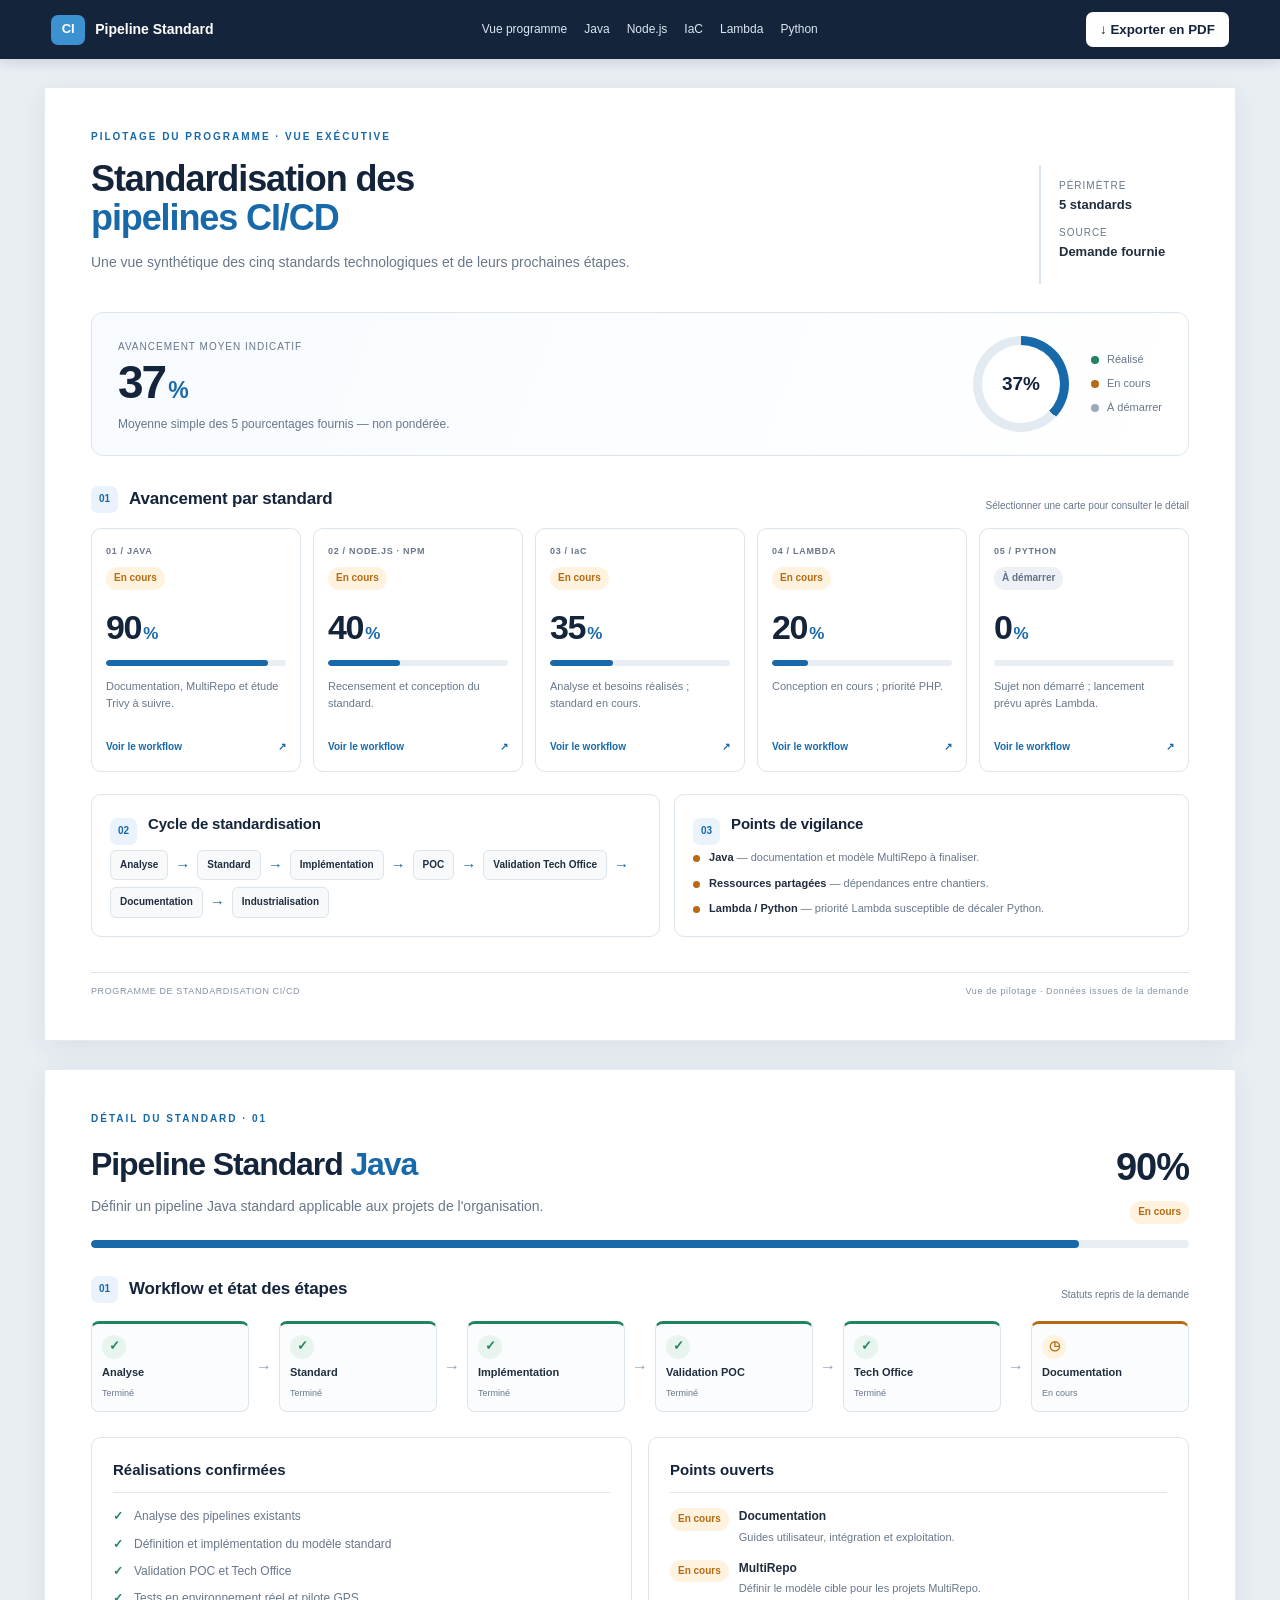
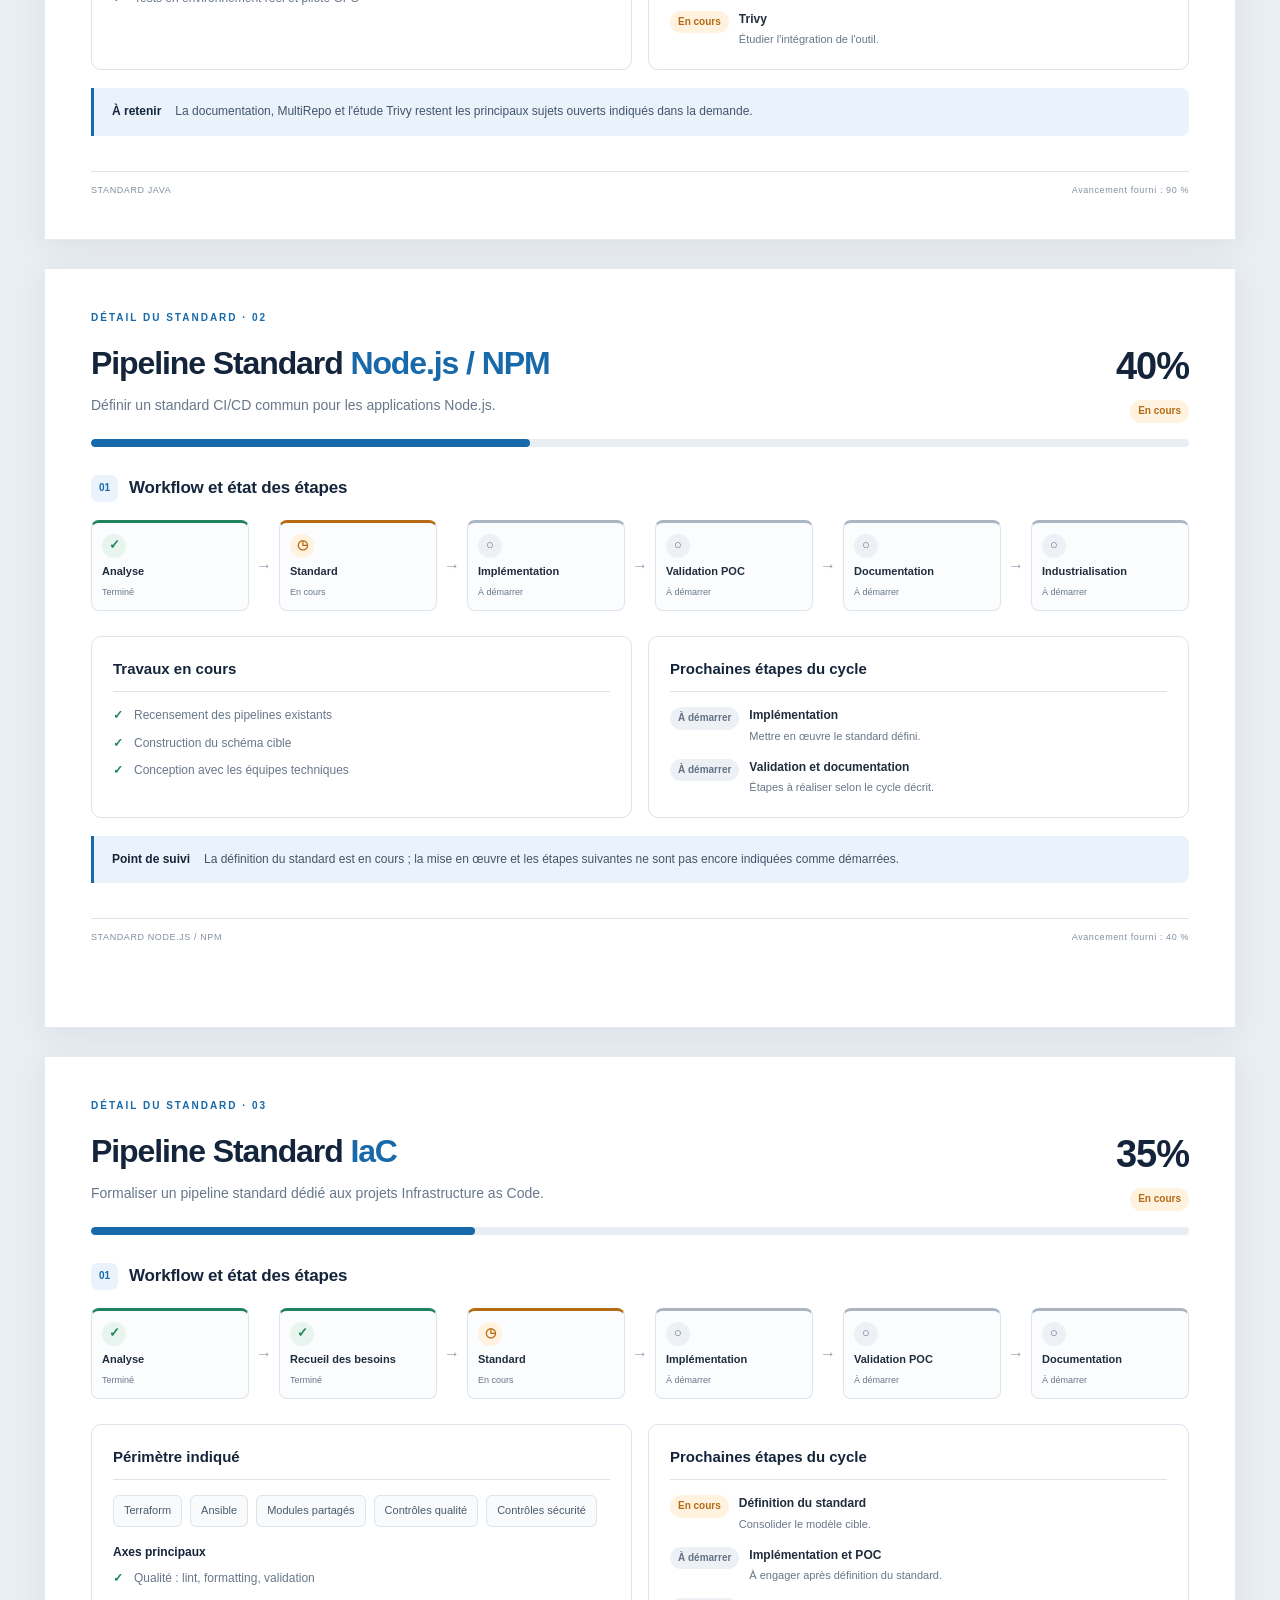
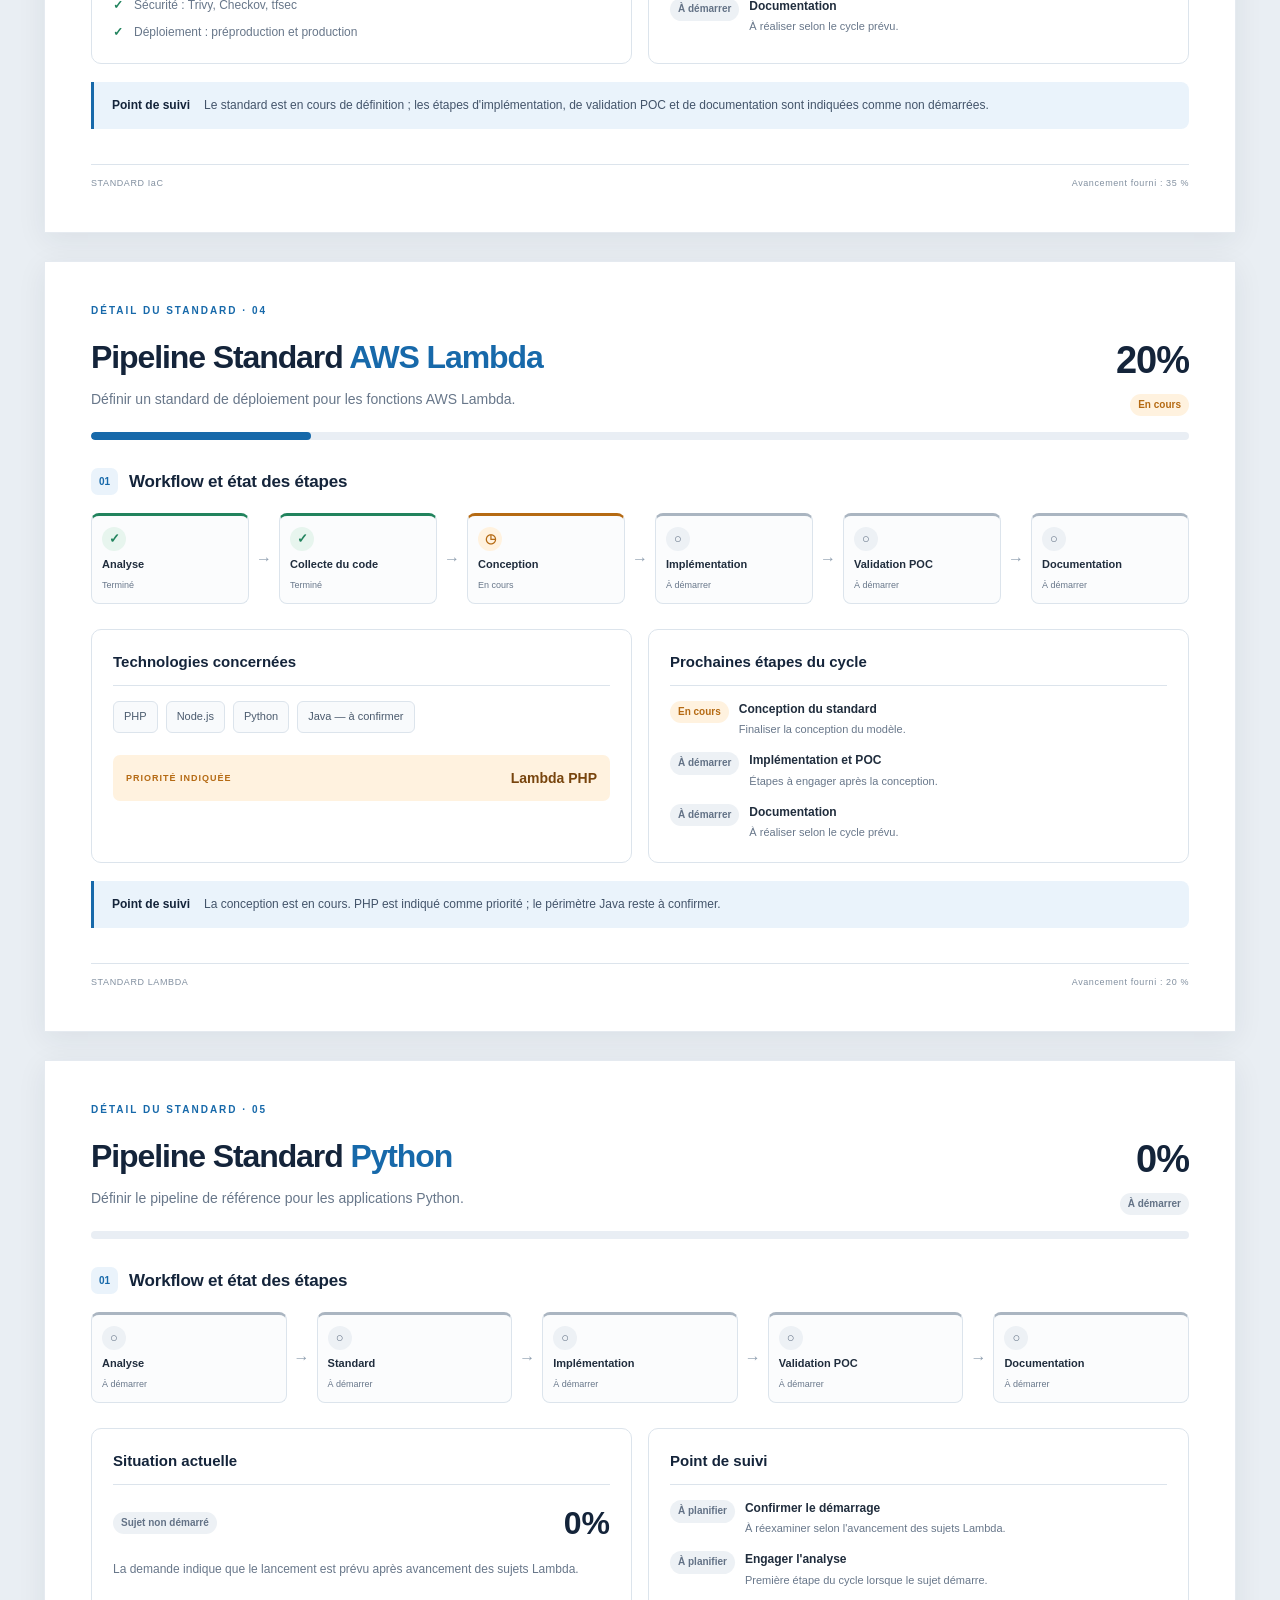
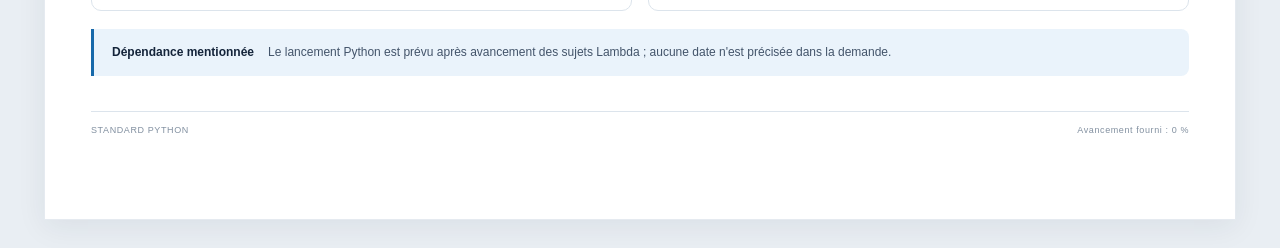
<file: dashboard-pipelines-ci-cd/index.html>
<!doctype html>
<html lang="fr">
<head>
  <meta charset="utf-8">
  <meta name="viewport" content="width=device-width, initial-scale=1">
  <meta name="description" content="Vue exécutive du programme de standardisation des pipelines CI/CD.">
  <title>Programme de standardisation des pipelines CI/CD</title>
  <link rel="stylesheet" href="style.css">
  <script src="script.js" defer></script>
</head>
<body>
  <header class="topbar no-print">
    <a class="brand" href="#overview"><span class="brand-mark">CI</span><span>Pipeline Standard</span></a>
    <nav aria-label="Navigation du dashboard">
      <a href="#overview">Vue programme</a><a href="#java">Java</a><a href="#node">Node.js</a><a href="#iac">IaC</a><a href="#lambda">Lambda</a><a href="#python">Python</a>
    </nav>
    <button class="export-button" id="export-pdf" type="button">↓ Exporter en PDF</button>
  </header>

  <main>
    <section class="page overview" id="overview">
      <div class="eyebrow">PILOTAGE DU PROGRAMME · VUE EXÉCUTIVE</div>
      <div class="hero-row">
        <div><h1>Standardisation des<br><span>pipelines CI/CD</span></h1><p class="lead">Une vue synthétique des cinq standards technologiques et de leurs prochaines étapes.</p></div>
        <div class="hero-meta"><span class="meta-label">Périmètre</span><strong>5 standards</strong><span class="meta-label">Source</span><strong>Demande fournie</strong></div>
      </div>
      <div class="overall-card">
        <div><span class="label">Avancement moyen indicatif</span><div class="big-number"><span id="overall-value">37</span><small>%</small></div><p class="muted">Moyenne simple des 5 pourcentages fournis — non pondérée.</p></div>
        <div class="overall-visual"><div class="donut" id="overall-donut" role="img" aria-label="Avancement moyen indicatif de 37 %"><span id="donut-value">37%</span></div><div class="legend"><span><i class="dot done"></i>Réalisé</span><span><i class="dot progress"></i>En cours</span><span><i class="dot todo"></i>À démarrer</span></div></div>
      </div>
      <div class="section-heading"><div><span class="section-index">01</span><h2>Avancement par standard</h2></div><span class="section-note">Sélectionner une carte pour consulter le détail</span></div>
      <div class="program-grid">
        <a class="program-card" href="#java"><div class="card-top"><span class="technology">01 / JAVA</span><span class="status status-progress">En cours</span></div><div class="card-number">90<span>%</span></div><div class="progress-track"><span style="width:90%"></span></div><p>Documentation, MultiRepo et étude Trivy à suivre.</p><span class="card-link">Voir le workflow <b>↗</b></span></a>
        <a class="program-card" href="#node"><div class="card-top"><span class="technology">02 / NODE.JS · NPM</span><span class="status status-progress">En cours</span></div><div class="card-number">40<span>%</span></div><div class="progress-track"><span style="width:40%"></span></div><p>Recensement et conception du standard.</p><span class="card-link">Voir le workflow <b>↗</b></span></a>
        <a class="program-card" href="#iac"><div class="card-top"><span class="technology">03 / IaC</span><span class="status status-progress">En cours</span></div><div class="card-number">35<span>%</span></div><div class="progress-track"><span style="width:35%"></span></div><p>Analyse et besoins réalisés ; standard en cours.</p><span class="card-link">Voir le workflow <b>↗</b></span></a>
        <a class="program-card" href="#lambda"><div class="card-top"><span class="technology">04 / LAMBDA</span><span class="status status-progress">En cours</span></div><div class="card-number">20<span>%</span></div><div class="progress-track"><span style="width:20%"></span></div><p>Conception en cours ; priorité PHP.</p><span class="card-link">Voir le workflow <b>↗</b></span></a>
        <a class="program-card" href="#python"><div class="card-top"><span class="technology">05 / PYTHON</span><span class="status status-todo">À démarrer</span></div><div class="card-number">0<span>%</span></div><div class="progress-track"><span style="width:0%"></span></div><p>Sujet non démarré ; lancement prévu après Lambda.</p><span class="card-link">Voir le workflow <b>↗</b></span></a>
      </div>
      <div class="bottom-grid">
        <div class="panel"><div class="panel-title"><span class="section-index">02</span><h2>Cycle de standardisation</h2></div><div class="mini-flow"><span>Analyse</span><b>→</b><span>Standard</span><b>→</b><span>Implémentation</span><b>→</b><span>POC</span><b>→</b><span>Validation Tech Office</span><b>→</b><span>Documentation</span><b>→</b><span>Industrialisation</span></div></div>
        <div class="panel"><div class="panel-title"><span class="section-index">03</span><h2>Points de vigilance</h2></div><ul class="compact-list"><li><span class="risk-dot"></span><span><strong>Java</strong> — documentation et modèle MultiRepo à finaliser.</span></li><li><span class="risk-dot"></span><span><strong>Ressources partagées</strong> — dépendances entre chantiers.</span></li><li><span class="risk-dot"></span><span><strong>Lambda / Python</strong> — priorité Lambda susceptible de décaler Python.</span></li></ul></div>
      </div>
      <footer><span>PROGRAMME DE STANDARDISATION CI/CD</span><span>Vue de pilotage · Données issues de la demande</span></footer>
    </section>

    <section class="page detail-page" id="java">
      <div class="eyebrow">DÉTAIL DU STANDARD · 01</div><div class="detail-heading"><div><h1>Pipeline Standard <span>Java</span></h1><p class="lead">Définir un pipeline Java standard applicable aux projets de l'organisation.</p></div><div class="detail-score"><strong>90%</strong><span class="status status-progress">En cours</span></div></div>
      <div class="detail-progress"><span style="width:90%"></span></div>
      <div class="section-heading"><div><span class="section-index">01</span><h2>Workflow et état des étapes</h2></div><span class="section-note">Statuts repris de la demande</span></div>
      <div class="workflow">
        <div class="workflow-step done"><span class="step-symbol">✓</span><span class="step-name">Analyse</span><small>Terminé</small></div><span class="arrow">→</span>
        <div class="workflow-step done"><span class="step-symbol">✓</span><span class="step-name">Standard</span><small>Terminé</small></div><span class="arrow">→</span>
        <div class="workflow-step done"><span class="step-symbol">✓</span><span class="step-name">Implémentation</span><small>Terminé</small></div><span class="arrow">→</span>
        <div class="workflow-step done"><span class="step-symbol">✓</span><span class="step-name">Validation POC</span><small>Terminé</small></div><span class="arrow">→</span>
        <div class="workflow-step done"><span class="step-symbol">✓</span><span class="step-name">Tech Office</span><small>Terminé</small></div><span class="arrow">→</span>
        <div class="workflow-step progress"><span class="step-symbol">◷</span><span class="step-name">Documentation</span><small>En cours</small></div>
      </div>
      <div class="detail-columns"><div class="panel"><h2>Réalisations confirmées</h2><ul class="check-list"><li>Analyse des pipelines existants</li><li>Définition et implémentation du modèle standard</li><li>Validation POC et Tech Office</li><li>Tests en environnement réel et pilote GPS</li></ul></div><div class="panel"><h2>Points ouverts</h2><ul class="open-list"><li><span class="status status-progress">En cours</span><span><strong>Documentation</strong><small>Guides utilisateur, intégration et exploitation.</small></span></li><li><span class="status status-progress">En cours</span><span><strong>MultiRepo</strong><small>Définir le modèle cible pour les projets MultiRepo.</small></span></li><li><span class="status status-progress">En cours</span><span><strong>Trivy</strong><small>Étudier l'intégration de l'outil.</small></span></li></ul></div></div>
      <div class="note"><strong>À retenir</strong><span>La documentation, MultiRepo et l'étude Trivy restent les principaux sujets ouverts indiqués dans la demande.</span></div>
      <footer><span>STANDARD JAVA</span><span>Avancement fourni : 90 %</span></footer>
    </section>

    <section class="page detail-page" id="node">
      <div class="eyebrow">DÉTAIL DU STANDARD · 02</div><div class="detail-heading"><div><h1>Pipeline Standard <span>Node.js / NPM</span></h1><p class="lead">Définir un standard CI/CD commun pour les applications Node.js.</p></div><div class="detail-score"><strong>40%</strong><span class="status status-progress">En cours</span></div></div><div class="detail-progress"><span style="width:40%"></span></div>
      <div class="section-heading"><div><span class="section-index">01</span><h2>Workflow et état des étapes</h2></div></div>
      <div class="workflow">
        <div class="workflow-step done"><span class="step-symbol">✓</span><span class="step-name">Analyse</span><small>Terminé</small></div><span class="arrow">→</span>
        <div class="workflow-step progress"><span class="step-symbol">◷</span><span class="step-name">Standard</span><small>En cours</small></div><span class="arrow">→</span>
        <div class="workflow-step todo"><span class="step-symbol">○</span><span class="step-name">Implémentation</span><small>À démarrer</small></div><span class="arrow">→</span>
        <div class="workflow-step todo"><span class="step-symbol">○</span><span class="step-name">Validation POC</span><small>À démarrer</small></div><span class="arrow">→</span>
        <div class="workflow-step todo"><span class="step-symbol">○</span><span class="step-name">Documentation</span><small>À démarrer</small></div><span class="arrow">→</span>
        <div class="workflow-step todo"><span class="step-symbol">○</span><span class="step-name">Industrialisation</span><small>À démarrer</small></div>
      </div>
      <div class="detail-columns"><div class="panel"><h2>Travaux en cours</h2><ul class="check-list"><li>Recensement des pipelines existants</li><li>Construction du schéma cible</li><li>Conception avec les équipes techniques</li></ul></div><div class="panel"><h2>Prochaines étapes du cycle</h2><ul class="open-list"><li><span class="status status-todo">À démarrer</span><span><strong>Implémentation</strong><small>Mettre en œuvre le standard défini.</small></span></li><li><span class="status status-todo">À démarrer</span><span><strong>Validation et documentation</strong><small>Étapes à réaliser selon le cycle décrit.</small></span></li></ul></div></div>
      <div class="note"><strong>Point de suivi</strong><span>La définition du standard est en cours ; la mise en œuvre et les étapes suivantes ne sont pas encore indiquées comme démarrées.</span></div><footer><span>STANDARD NODE.JS / NPM</span><span>Avancement fourni : 40 %</span></footer>
    </section>

    <section class="page detail-page" id="iac">
      <div class="eyebrow">DÉTAIL DU STANDARD · 03</div><div class="detail-heading"><div><h1>Pipeline Standard <span>IaC</span></h1><p class="lead">Formaliser un pipeline standard dédié aux projets Infrastructure as Code.</p></div><div class="detail-score"><strong>35%</strong><span class="status status-progress">En cours</span></div></div><div class="detail-progress"><span style="width:35%"></span></div>
      <div class="section-heading"><div><span class="section-index">01</span><h2>Workflow et état des étapes</h2></div></div>
      <div class="workflow">
        <div class="workflow-step done"><span class="step-symbol">✓</span><span class="step-name">Analyse</span><small>Terminé</small></div><span class="arrow">→</span>
        <div class="workflow-step done"><span class="step-symbol">✓</span><span class="step-name">Recueil des besoins</span><small>Terminé</small></div><span class="arrow">→</span>
        <div class="workflow-step progress"><span class="step-symbol">◷</span><span class="step-name">Standard</span><small>En cours</small></div><span class="arrow">→</span>
        <div class="workflow-step todo"><span class="step-symbol">○</span><span class="step-name">Implémentation</span><small>À démarrer</small></div><span class="arrow">→</span>
        <div class="workflow-step todo"><span class="step-symbol">○</span><span class="step-name">Validation POC</span><small>À démarrer</small></div><span class="arrow">→</span>
        <div class="workflow-step todo"><span class="step-symbol">○</span><span class="step-name">Documentation</span><small>À démarrer</small></div>
      </div>
      <div class="detail-columns"><div class="panel"><h2>Périmètre indiqué</h2><div class="tag-list"><span>Terraform</span><span>Ansible</span><span>Modules partagés</span><span>Contrôles qualité</span><span>Contrôles sécurité</span></div><h3>Axes principaux</h3><ul class="check-list"><li>Qualité : lint, formatting, validation</li><li>Sécurité : Trivy, Checkov, tfsec</li><li>Déploiement : préproduction et production</li></ul></div><div class="panel"><h2>Prochaines étapes du cycle</h2><ul class="open-list"><li><span class="status status-progress">En cours</span><span><strong>Définition du standard</strong><small>Consolider le modèle cible.</small></span></li><li><span class="status status-todo">À démarrer</span><span><strong>Implémentation et POC</strong><small>À engager après définition du standard.</small></span></li><li><span class="status status-todo">À démarrer</span><span><strong>Documentation</strong><small>À réaliser selon le cycle prévu.</small></span></li></ul></div></div>
      <div class="note"><strong>Point de suivi</strong><span>Le standard est en cours de définition ; les étapes d'implémentation, de validation POC et de documentation sont indiquées comme non démarrées.</span></div><footer><span>STANDARD IaC</span><span>Avancement fourni : 35 %</span></footer>
    </section>

    <section class="page detail-page" id="lambda">
      <div class="eyebrow">DÉTAIL DU STANDARD · 04</div><div class="detail-heading"><div><h1>Pipeline Standard <span>AWS Lambda</span></h1><p class="lead">Définir un standard de déploiement pour les fonctions AWS Lambda.</p></div><div class="detail-score"><strong>20%</strong><span class="status status-progress">En cours</span></div></div><div class="detail-progress"><span style="width:20%"></span></div>
      <div class="section-heading"><div><span class="section-index">01</span><h2>Workflow et état des étapes</h2></div></div>
      <div class="workflow">
        <div class="workflow-step done"><span class="step-symbol">✓</span><span class="step-name">Analyse</span><small>Terminé</small></div><span class="arrow">→</span>
        <div class="workflow-step done"><span class="step-symbol">✓</span><span class="step-name">Collecte du code</span><small>Terminé</small></div><span class="arrow">→</span>
        <div class="workflow-step progress"><span class="step-symbol">◷</span><span class="step-name">Conception</span><small>En cours</small></div><span class="arrow">→</span>
        <div class="workflow-step todo"><span class="step-symbol">○</span><span class="step-name">Implémentation</span><small>À démarrer</small></div><span class="arrow">→</span>
        <div class="workflow-step todo"><span class="step-symbol">○</span><span class="step-name">Validation POC</span><small>À démarrer</small></div><span class="arrow">→</span>
        <div class="workflow-step todo"><span class="step-symbol">○</span><span class="step-name">Documentation</span><small>À démarrer</small></div>
      </div>
      <div class="detail-columns"><div class="panel"><h2>Technologies concernées</h2><div class="tag-list"><span>PHP</span><span>Node.js</span><span>Python</span><span>Java — à confirmer</span></div><div class="priority-banner"><span>PRIORITÉ INDIQUÉE</span><strong>Lambda PHP</strong></div></div><div class="panel"><h2>Prochaines étapes du cycle</h2><ul class="open-list"><li><span class="status status-progress">En cours</span><span><strong>Conception du standard</strong><small>Finaliser la conception du modèle.</small></span></li><li><span class="status status-todo">À démarrer</span><span><strong>Implémentation et POC</strong><small>Étapes à engager après la conception.</small></span></li><li><span class="status status-todo">À démarrer</span><span><strong>Documentation</strong><small>À réaliser selon le cycle prévu.</small></span></li></ul></div></div>
      <div class="note"><strong>Point de suivi</strong><span>La conception est en cours. PHP est indiqué comme priorité ; le périmètre Java reste à confirmer.</span></div><footer><span>STANDARD LAMBDA</span><span>Avancement fourni : 20 %</span></footer>
    </section>

    <section class="page detail-page" id="python">
      <div class="eyebrow">DÉTAIL DU STANDARD · 05</div><div class="detail-heading"><div><h1>Pipeline Standard <span>Python</span></h1><p class="lead">Définir le pipeline de référence pour les applications Python.</p></div><div class="detail-score"><strong>0%</strong><span class="status status-todo">À démarrer</span></div></div><div class="detail-progress"><span style="width:0%"></span></div>
      <div class="section-heading"><div><span class="section-index">01</span><h2>Workflow et état des étapes</h2></div></div>
      <div class="workflow">
        <div class="workflow-step todo"><span class="step-symbol">○</span><span class="step-name">Analyse</span><small>À démarrer</small></div><span class="arrow">→</span>
        <div class="workflow-step todo"><span class="step-symbol">○</span><span class="step-name">Standard</span><small>À démarrer</small></div><span class="arrow">→</span>
        <div class="workflow-step todo"><span class="step-symbol">○</span><span class="step-name">Implémentation</span><small>À démarrer</small></div><span class="arrow">→</span>
        <div class="workflow-step todo"><span class="step-symbol">○</span><span class="step-name">Validation POC</span><small>À démarrer</small></div><span class="arrow">→</span>
        <div class="workflow-step todo"><span class="step-symbol">○</span><span class="step-name">Documentation</span><small>À démarrer</small></div>
      </div>
      <div class="detail-columns"><div class="panel"><h2>Situation actuelle</h2><div class="large-status"><span class="status status-todo">Sujet non démarré</span><strong>0%</strong></div><p class="muted">La demande indique que le lancement est prévu après avancement des sujets Lambda.</p></div><div class="panel"><h2>Point de suivi</h2><ul class="open-list"><li><span class="status status-todo">À planifier</span><span><strong>Confirmer le démarrage</strong><small>À réexaminer selon l'avancement des sujets Lambda.</small></span></li><li><span class="status status-todo">À planifier</span><span><strong>Engager l'analyse</strong><small>Première étape du cycle lorsque le sujet démarre.</small></span></li></ul></div></div>
      <div class="note"><strong>Dépendance mentionnée</strong><span>Le lancement Python est prévu après avancement des sujets Lambda ; aucune date n'est précisée dans la demande.</span></div><footer><span>STANDARD PYTHON</span><span>Avancement fourni : 0 %</span></footer>
    </section>
  </main>
</body>
</html>
</file>
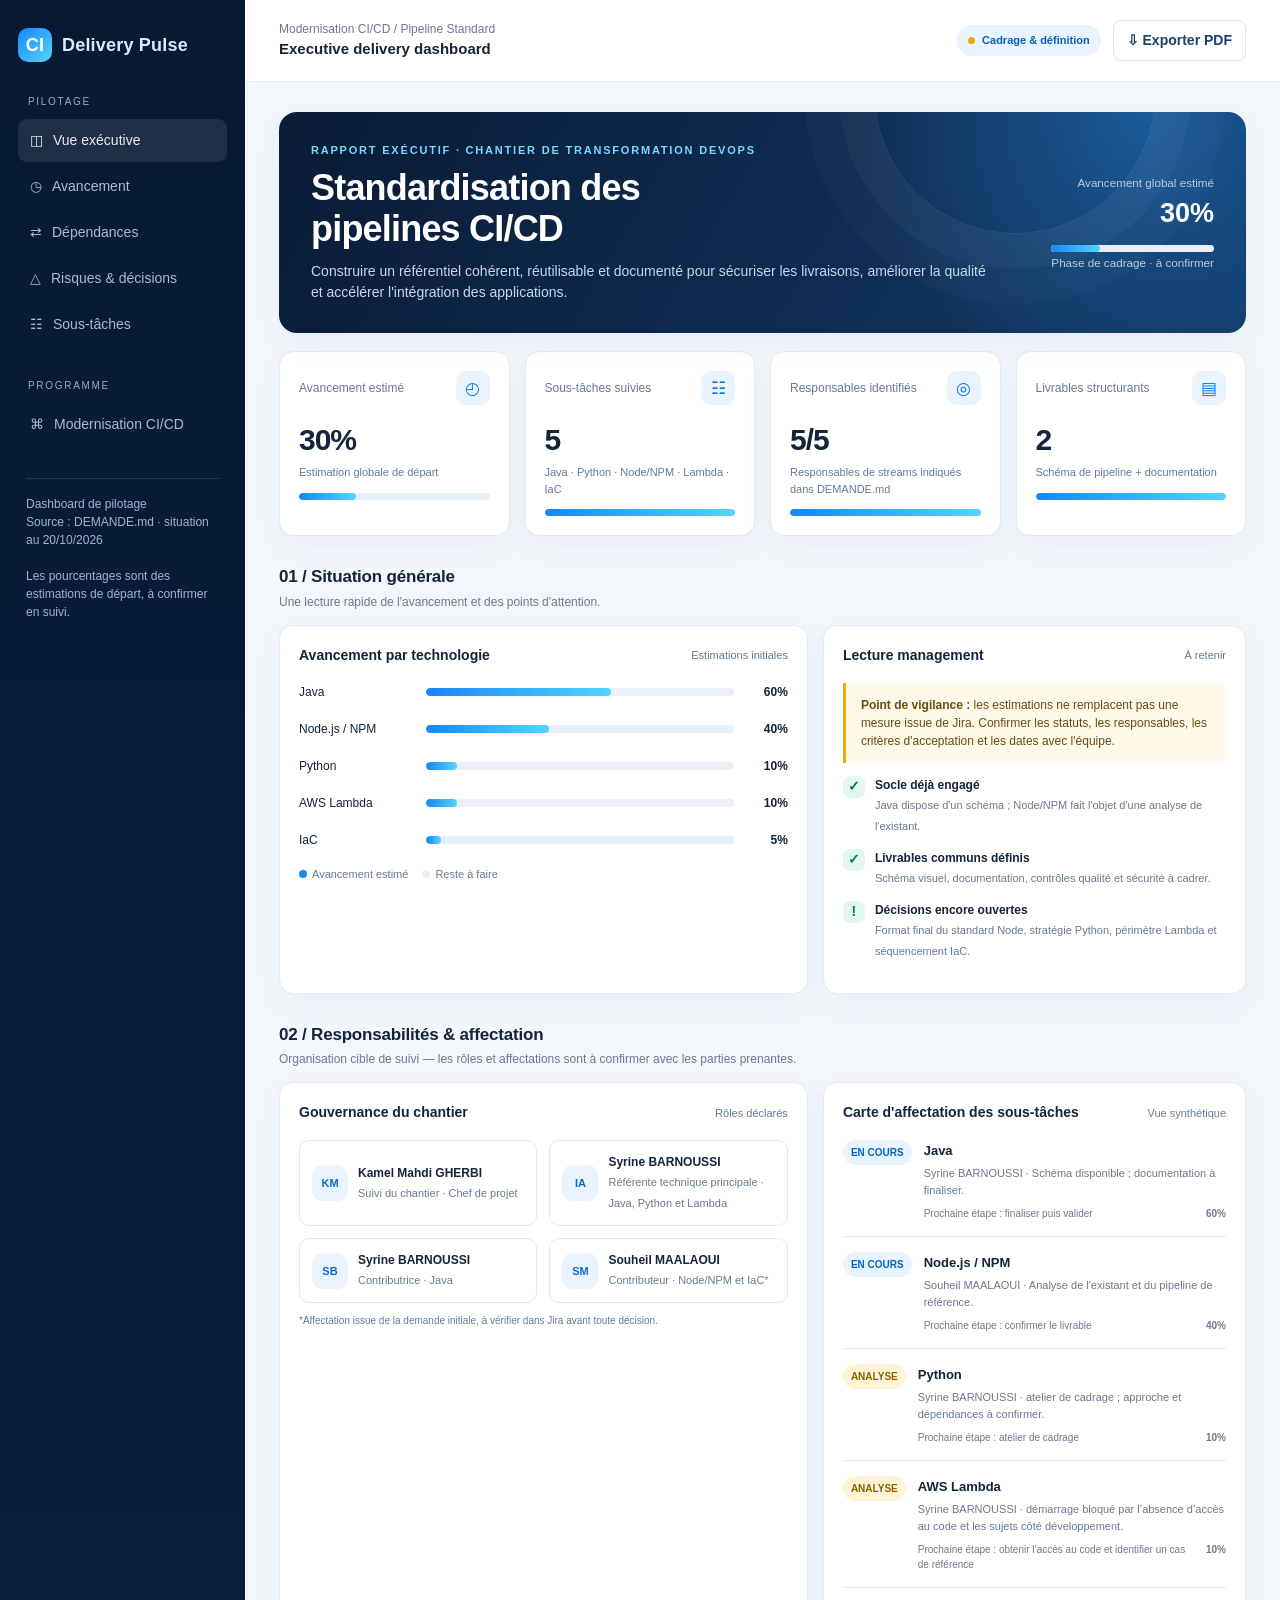
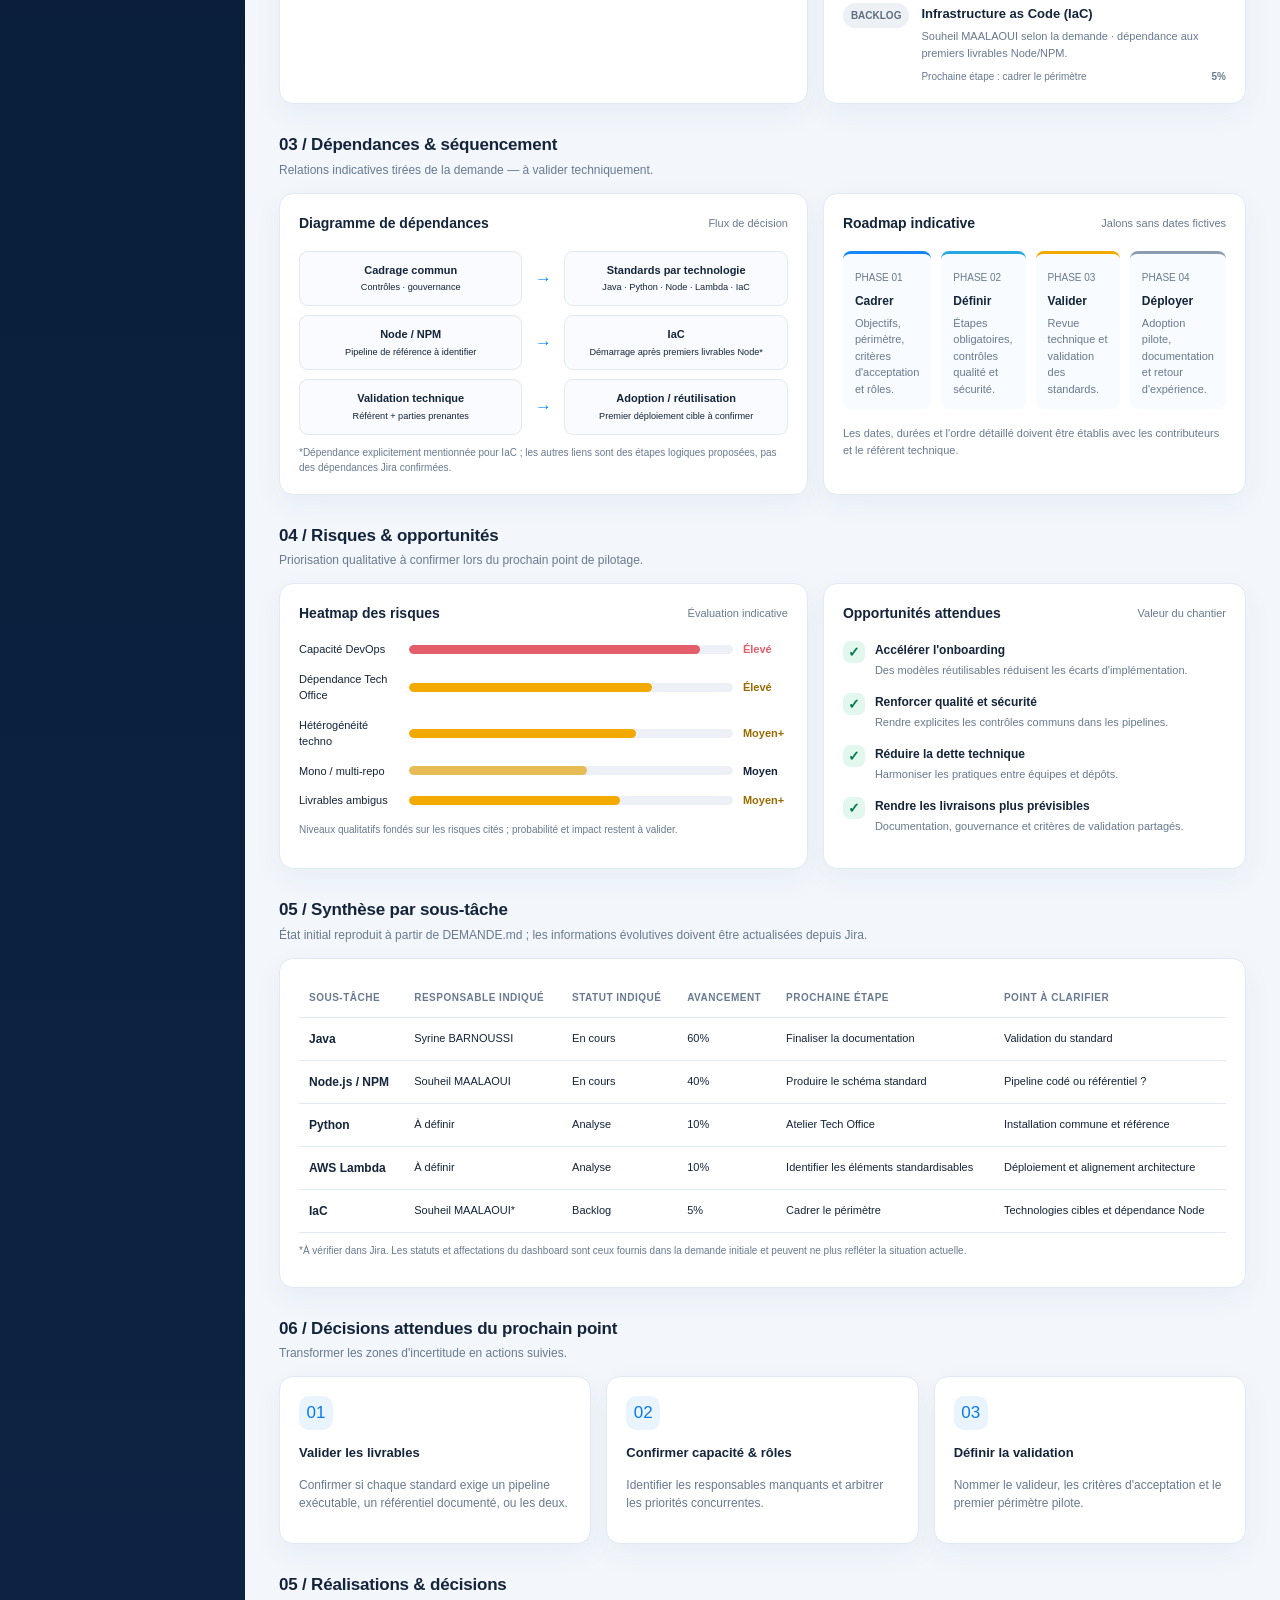
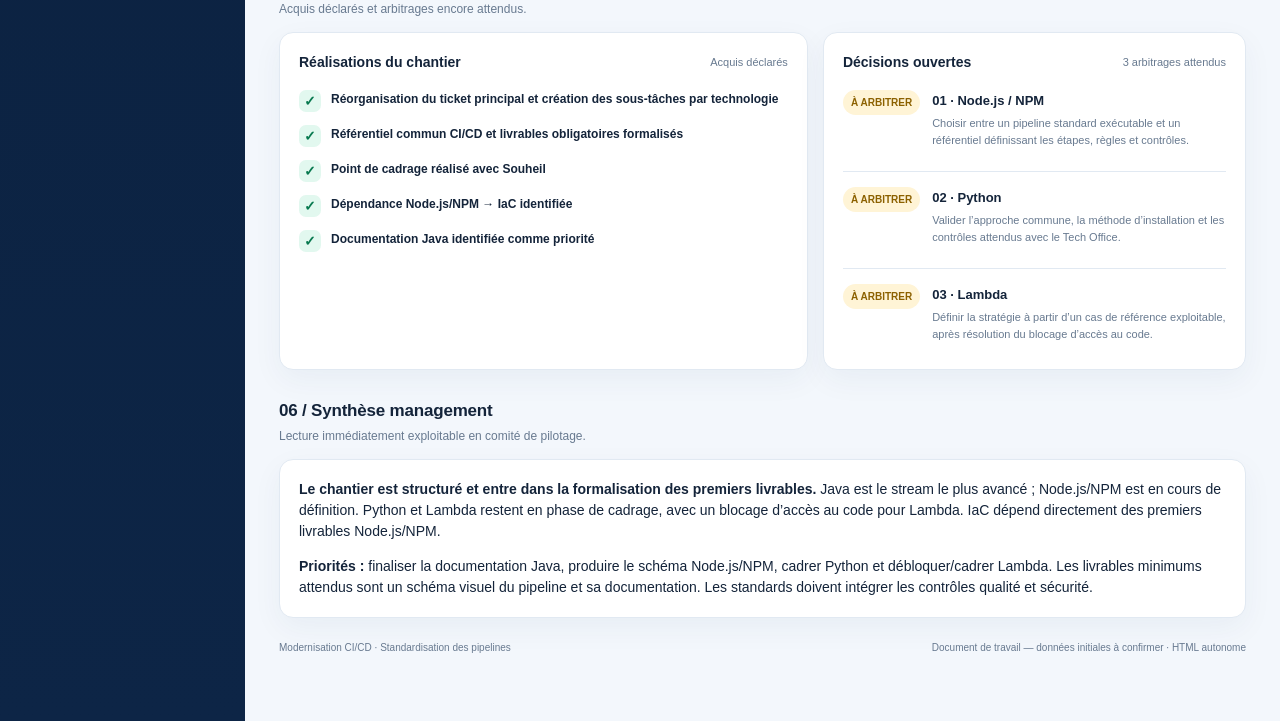
<file: dashboard-pipeline-standard.html>
<!doctype html>
<html lang="fr"><head><meta charset="utf-8"><meta name="viewport" content="width=device-width,initial-scale=1"><meta name="description" content="Dashboard exécutif de suivi du chantier de standardisation des pipelines CI/CD."><title>Modernisation CI/CD — Pipeline Standard</title>
<style>
:root{--navy:#081a33;--navy2:#10294b;--azure:#1687f8;--cyan:#54d4ff;--ink:#14243a;--muted:#687a90;--line:#e1e9f2;--bg:#f3f7fc;--white:#fff;--green:#13a879;--amber:#f2a900;--red:#e35d6a;--shadow:0 10px 30px #12345a0d}
*{box-sizing:border-box}body{margin:0;background:var(--bg);color:var(--ink);font:14px/1.5 Inter,Segoe UI,Arial,sans-serif}button{font:inherit;cursor:pointer}.shell{display:grid;grid-template-columns:245px 1fr;min-height:100vh}.side{background:linear-gradient(180deg,var(--navy),#0d2546);color:#dce9fa;padding:28px 18px}.brand{font-size:18px;font-weight:800;letter-spacing:.2px;display:flex;gap:10px;align-items:center}.logo{width:34px;height:34px;border-radius:10px;background:linear-gradient(135deg,var(--azure),var(--cyan));display:grid;place-items:center;color:white;font-weight:900}.eyebrow{font-size:10px;letter-spacing:1.7px;text-transform:uppercase;color:#8eabc9;margin:32px 10px 10px}.nav{display:flex;gap:10px;padding:11px 12px;border-radius:9px;color:#b9cce3;margin:3px 0}.nav.active,.nav:hover{background:#ffffff16;color:white}.nav span{opacity:.9}.side-note{font-size:12px;color:#9db4cf;margin:32px 8px;border-top:1px solid #ffffff20;padding-top:16px}.main{min-width:0}.top{padding:20px 34px;background:#fff;border-bottom:1px solid var(--line);display:flex;align-items:center;justify-content:space-between;gap:20px}.crumb{font-size:12px;color:var(--muted)}.top strong{display:block;font-size:15px}.pill{display:inline-flex;align-items:center;gap:7px;border-radius:99px;padding:7px 11px;background:#e8f4ff;color:#075fbd;font-weight:700;font-size:11px}.dot{width:7px;height:7px;border-radius:50%;background:var(--amber)}.content{padding:30px 34px 44px;max-width:1600px;margin:auto}.hero{background:radial-gradient(circle at 90% 0%,#1a5b9b 0,transparent 32%),linear-gradient(120deg,#0a1b35,#123965);color:#fff;border-radius:18px;padding:30px 32px;display:flex;align-items:center;justify-content:space-between;gap:22px;box-shadow:var(--shadow);position:relative;overflow:hidden}.hero:after{content:"";position:absolute;width:280px;height:280px;border:1px solid #ffffff18;border-radius:50%;right:90px;top:-160px;box-shadow:0 0 0 35px #ffffff08,0 0 0 70px #ffffff05}.hero h1{font-size:clamp(24px,3vw,36px);line-height:1.15;margin:8px 0 12px;letter-spacing:-.8px}.hero p{margin:0;color:#c3d7ef;max-width:690px}.hero .tag{font-size:11px;text-transform:uppercase;letter-spacing:1.8px;color:#75d9ff;font-weight:800}.hero-meta{min-width:150px;text-align:right;z-index:1}.hero-meta b{display:block;font-size:27px}.hero-meta small{color:#b7cce4}.section-head{display:flex;align-items:end;justify-content:space-between;gap:12px;margin:28px 0 14px}.section-head h2{margin:0;font-size:17px;letter-spacing:-.2px}.section-head p{margin:3px 0 0;color:var(--muted);font-size:12px}.grid{display:grid;gap:15px}.kpis{grid-template-columns:repeat(4,minmax(0,1fr));margin-top:18px}.card{background:var(--white);border:1px solid var(--line);border-radius:14px;padding:19px;box-shadow:var(--shadow);min-width:0}.kpi-top{display:flex;align-items:center;justify-content:space-between;color:var(--muted);font-size:12px}.iconbox{height:34px;width:34px;border-radius:10px;display:grid;place-items:center;background:#eaf4ff;color:#0879e5;font-size:17px}.kpi-num{font-size:30px;font-weight:800;letter-spacing:-1px;margin:12px 0 2px}.kpi-sub{font-size:11px;color:var(--muted)}.bar{height:7px;background:#eaf0f7;border-radius:20px;overflow:hidden;margin-top:12px}.bar i{height:100%;display:block;border-radius:20px;background:linear-gradient(90deg,var(--azure),var(--cyan))}.two{grid-template-columns:1.25fr 1fr}.three{grid-template-columns:repeat(3,minmax(0,1fr))}.panel-title{display:flex;justify-content:space-between;gap:12px;align-items:center;margin-bottom:17px}.panel-title h3{font-size:14px;margin:0}.panel-title span{font-size:11px;color:var(--muted)}.progress-list{display:grid;gap:19px}.prog-row{display:grid;grid-template-columns:115px 1fr 42px;gap:12px;align-items:center;font-size:12px}.prog-row .bar{margin:0;height:8px}.prog-row strong{text-align:right;font-size:12px}.legend{display:flex;gap:14px;flex-wrap:wrap;color:var(--muted);font-size:11px;margin-top:17px}.legend i{display:inline-block;width:8px;height:8px;border-radius:50%;margin-right:5px}.chart{width:100%;height:auto;display:block}.org{display:grid;grid-template-columns:1fr 1fr;gap:12px}.person{border:1px solid var(--line);border-radius:10px;padding:12px;display:flex;gap:10px;align-items:center}.avatar{width:36px;height:36px;border-radius:11px;background:#e9f4ff;color:#0c6bc6;display:grid;place-items:center;font-weight:800;font-size:11px;flex-shrink:0}.person b{display:block;font-size:12px}.person small{color:var(--muted);font-size:11px}.subtask{display:flex;gap:12px;align-items:flex-start}.subtask+.subtask{border-top:1px solid var(--line);padding-top:15px;margin-top:15px}.status{font-size:10px;font-weight:800;padding:5px 8px;border-radius:99px;white-space:nowrap}.s-blue{background:#e8f4ff;color:#0766bd}.s-amber{background:#fff4d6;color:#8c6100}.s-gray{background:#edf1f6;color:#5e6d7e}.task-main{flex:1;min-width:0}.task-main b{font-size:13px}.task-main p{font-size:11px;color:var(--muted);margin:4px 0 8px}.task-foot{display:flex;justify-content:space-between;color:var(--muted);font-size:10px;gap:8px}.dependency{display:grid;gap:9px}.dep-row{display:grid;grid-template-columns:1fr 26px 1fr;gap:8px;align-items:center}.dep-node{padding:10px;border-radius:9px;border:1px solid var(--line);font-size:11px;text-align:center;background:#f9fbfe}.dep-arrow{text-align:center;color:var(--azure);font-size:17px}.risk{display:grid;grid-template-columns:100px 1fr 45px;gap:10px;align-items:center;margin:13px 0;font-size:11px}.riskbar{height:9px;border-radius:9px;background:#edf1f7;overflow:hidden}.riskbar i{display:block;height:100%;border-radius:9px}.roadmap{display:grid;grid-template-columns:repeat(4,1fr);gap:10px}.phase{border-top:3px solid var(--azure);background:#f8fbff;border-radius:8px;padding:12px}.phase:nth-child(2){border-color:#25a9df}.phase:nth-child(3){border-color:var(--amber)}.phase:nth-child(4){border-color:#8d9db1}.phase small{color:var(--muted);font-size:10px}.phase b{display:block;margin:5px 0;font-size:12px}.phase p{margin:0;font-size:11px;color:var(--muted)}.callout{border-left:3px solid var(--amber);background:#fff9e9;padding:13px 15px;border-radius:0 9px 9px 0;font-size:12px;color:#684d13}.opportunity{display:flex;gap:10px;margin:13px 0}.check{height:22px;width:22px;flex-shrink:0;border-radius:7px;background:#e2f8ef;color:#08794f;display:grid;place-items:center;font-weight:900}.opportunity b{display:block;font-size:12px}.opportunity small{font-size:11px;color:var(--muted)}.table-wrap{overflow:auto}table{width:100%;border-collapse:collapse;min-width:600px}th,td{text-align:left;padding:12px 10px;border-bottom:1px solid var(--line);font-size:11px}th{font-size:10px;text-transform:uppercase;letter-spacing:.5px;color:var(--muted);font-weight:700}td b{font-size:12px}.foot{display:flex;justify-content:space-between;gap:12px;padding:22px 0;color:var(--muted);font-size:10px}.print{border:1px solid #d8e4f1;border-radius:8px;padding:9px 13px;background:#fff;color:#1c416b;font-weight:700}.muted{color:var(--muted)}@media(max-width:1050px){.shell{grid-template-columns:72px 1fr}.side{padding:24px 12px}.brand-label,.nav-label,.eyebrow,.side-note{display:none}.brand{justify-content:center}.nav{justify-content:center}.kpis{grid-template-columns:repeat(2,minmax(0,1fr))}.two{grid-template-columns:1fr}}@media(max-width:700px){.shell{display:block}.side{display:none}.top{padding:16px 18px}.content{padding:18px}.hero{padding:23px;display:block}.hero-meta{text-align:left;margin-top:20px}.kpis,.three{grid-template-columns:1fr 1fr}.org{grid-template-columns:1fr}.roadmap{grid-template-columns:1fr 1fr}.prog-row{grid-template-columns:90px 1fr 35px}.section-head{align-items:start}.risk{grid-template-columns:80px 1fr 35px}.foot{display:block}.foot span{display:block;margin-top:6px}}@media(max-width:420px){.kpis,.three{grid-template-columns:1fr}.roadmap{grid-template-columns:1fr}.hero h1{font-size:25px}}
@media print{body{background:#fff}.shell{display:block}.side{display:none}.top{padding:12px 0}.content{padding:14px 0}.hero,.card{box-shadow:none;break-inside:avoid}.print{display:none}.section-head{margin-top:18px}.card{padding:14px}.hero{print-color-adjust:exact;-webkit-print-color-adjust:exact}.bar i{print-color-adjust:exact;-webkit-print-color-adjust:exact}}
</style></head><body><div class="shell">
<aside class="side"><div class="brand"><div class="logo">CI</div><span class="brand-label">Delivery Pulse</span></div><div class="eyebrow">Pilotage</div><div class="nav active"><span>◫</span><span class="nav-label">Vue exécutive</span></div><div class="nav"><span>◷</span><span class="nav-label">Avancement</span></div><div class="nav"><span>⇄</span><span class="nav-label">Dépendances</span></div><div class="nav"><span>△</span><span class="nav-label">Risques & décisions</span></div><div class="nav"><span>☷</span><span class="nav-label">Sous-tâches</span></div><div class="eyebrow">Programme</div><div class="nav"><span>⌘</span><span class="nav-label">Modernisation CI/CD</span></div><div class="side-note">Dashboard de pilotage<br>Source : DEMANDE.md · situation au 20/10/2026<br><br>Les pourcentages sont des estimations de départ, à confirmer en suivi.</div></aside>
<main class="main"><header class="top"><div><div class="crumb">Modernisation CI/CD / Pipeline Standard</div><strong>Executive delivery dashboard</strong></div><div style="display:flex;align-items:center;gap:12px"><span class="pill"><i class="dot"></i> Cadrage & définition</span><button class="print" onclick="window.print()">⇩ Exporter PDF</button></div></header>
<div class="content"><section class="hero"><div><div class="tag">Rapport exécutif · Chantier de transformation DevOps</div><h1>Standardisation des<br>pipelines CI/CD</h1><p>Construire un référentiel cohérent, réutilisable et documenté pour sécuriser les livraisons, améliorer la qualité et accélérer l'intégration des applications.</p></div><div class="hero-meta"><small>Avancement global estimé</small><b>30%</b><div class="bar"><i style="width:30%"></i></div><small>Phase de cadrage · à confirmer</small></div></section>
<section class="grid kpis"><div class="card"><div class="kpi-top">Avancement estimé <span class="iconbox">◴</span></div><div class="kpi-num">30%</div><div class="kpi-sub">Estimation globale de départ</div><div class="bar"><i style="width:30%"></i></div></div><div class="card"><div class="kpi-top">Sous-tâches suivies <span class="iconbox">☷</span></div><div class="kpi-num">5</div><div class="kpi-sub">Java · Python · Node/NPM · Lambda · IaC</div><div class="bar"><i style="width:100%"></i></div></div><div class="card"><div class="kpi-top">Responsables identifiés <span class="iconbox">◎</span></div><div class="kpi-num">5/5</div><div class="kpi-sub">Responsables de streams indiqués dans DEMANDE.md</div><div class="bar"><i style="width:100%"></i></div></div><div class="card"><div class="kpi-top">Livrables structurants <span class="iconbox">▤</span></div><div class="kpi-num">2</div><div class="kpi-sub">Schéma de pipeline + documentation</div><div class="bar"><i style="width:100%"></i></div></div></section>
<div class="section-head"><div><h2>01 / Situation générale</h2><p>Une lecture rapide de l'avancement et des points d'attention.</p></div></div>
<section class="grid two"><div class="card"><div class="panel-title"><h3>Avancement par technologie</h3><span>Estimations initiales</span></div><div class="progress-list"><div class="prog-row"><span>Java</span><div class="bar"><i style="width:60%"></i></div><strong>60%</strong></div><div class="prog-row"><span>Node.js / NPM</span><div class="bar"><i style="width:40%"></i></div><strong>40%</strong></div><div class="prog-row"><span>Python</span><div class="bar"><i style="width:10%"></i></div><strong>10%</strong></div><div class="prog-row"><span>AWS Lambda</span><div class="bar"><i style="width:10%"></i></div><strong>10%</strong></div><div class="prog-row"><span>IaC</span><div class="bar"><i style="width:5%"></i></div><strong>5%</strong></div></div><div class="legend"><span><i style="background:var(--azure)"></i>Avancement estimé</span><span><i style="background:#eaf0f7"></i>Reste à faire</span></div></div>
<div class="card"><div class="panel-title"><h3>Lecture management</h3><span>À retenir</span></div><div class="callout"><b>Point de vigilance :</b> les estimations ne remplacent pas une mesure issue de Jira. Confirmer les statuts, les responsables, les critères d'acceptation et les dates avec l'équipe.</div><div class="opportunity"><div class="check">✓</div><div><b>Socle déjà engagé</b><small>Java dispose d'un schéma ; Node/NPM fait l'objet d'une analyse de l'existant.</small></div></div><div class="opportunity"><div class="check">✓</div><div><b>Livrables communs définis</b><small>Schéma visuel, documentation, contrôles qualité et sécurité à cadrer.</small></div></div><div class="opportunity"><div class="check">!</div><div><b>Décisions encore ouvertes</b><small>Format final du standard Node, stratégie Python, périmètre Lambda et séquencement IaC.</small></div></div></div></section>
<div class="section-head"><div><h2>02 / Responsabilités & affectation</h2><p>Organisation cible de suivi — les rôles et affectations sont à confirmer avec les parties prenantes.</p></div></div>
<section class="grid two"><div class="card"><div class="panel-title"><h3>Gouvernance du chantier</h3><span>Rôles déclarés</span></div><div class="org"><div class="person"><div class="avatar">KM</div><div><b>Kamel Mahdi GHERBI</b><small>Suivi du chantier · Chef de projet</small></div></div><div class="person"><div class="avatar">IA</div><div><b>Syrine BARNOUSSI</b><small>Référente technique principale · Java, Python et Lambda</small></div></div><div class="person"><div class="avatar">SB</div><div><b>Syrine BARNOUSSI</b><small>Contributrice · Java</small></div></div><div class="person"><div class="avatar">SM</div><div><b>Souheil MAALAOUI</b><small>Contributeur · Node/NPM et IaC*</small></div></div></div><p class="muted" style="font-size:10px;margin-bottom:0">*Affectation issue de la demande initiale, à vérifier dans Jira avant toute décision.</p></div>
<div class="card"><div class="panel-title"><h3>Carte d'affectation des sous-tâches</h3><span>Vue synthétique</span></div><div class="subtask"><span class="status s-blue">EN COURS</span><div class="task-main"><b>Java</b><p>Syrine BARNOUSSI · Schéma disponible ; documentation à finaliser.</p><div class="task-foot"><span>Prochaine étape : finaliser puis valider</span><strong>60%</strong></div></div></div><div class="subtask"><span class="status s-blue">EN COURS</span><div class="task-main"><b>Node.js / NPM</b><p>Souheil MAALAOUI · Analyse de l'existant et du pipeline de référence.</p><div class="task-foot"><span>Prochaine étape : confirmer le livrable</span><strong>40%</strong></div></div></div><div class="subtask"><span class="status s-amber">ANALYSE</span><div class="task-main"><b>Python</b><p>Syrine BARNOUSSI · atelier de cadrage ; approche et dépendances à confirmer.</p><div class="task-foot"><span>Prochaine étape : atelier de cadrage</span><strong>10%</strong></div></div></div><div class="subtask"><span class="status s-amber">ANALYSE</span><div class="task-main"><b>AWS Lambda</b><p>Syrine BARNOUSSI · démarrage bloqué par l’absence d’accès au code et les sujets côté développement.</p><div class="task-foot"><span>Prochaine étape : obtenir l’accès au code et identifier un cas de référence</span><strong>10%</strong></div></div></div><div class="subtask"><span class="status s-gray">BACKLOG</span><div class="task-main"><b>Infrastructure as Code (IaC)</b><p>Souheil MAALAOUI selon la demande · dépendance aux premiers livrables Node/NPM.</p><div class="task-foot"><span>Prochaine étape : cadrer le périmètre</span><strong>5%</strong></div></div></div></div></section>
<div class="section-head"><div><h2>03 / Dépendances & séquencement</h2><p>Relations indicatives tirées de la demande — à valider techniquement.</p></div></div>
<section class="grid two"><div class="card"><div class="panel-title"><h3>Diagramme de dépendances</h3><span>Flux de décision</span></div><div class="dependency"><div class="dep-row"><div class="dep-node"><b>Cadrage commun</b><br><small>Contrôles · gouvernance</small></div><div class="dep-arrow">→</div><div class="dep-node"><b>Standards par technologie</b><br><small>Java · Python · Node · Lambda · IaC</small></div></div><div class="dep-row"><div class="dep-node"><b>Node / NPM</b><br><small>Pipeline de référence à identifier</small></div><div class="dep-arrow">→</div><div class="dep-node"><b>IaC</b><br><small>Démarrage après premiers livrables Node*</small></div></div><div class="dep-row"><div class="dep-node"><b>Validation technique</b><br><small>Référent + parties prenantes</small></div><div class="dep-arrow">→</div><div class="dep-node"><b>Adoption / réutilisation</b><br><small>Premier déploiement cible à confirmer</small></div></div></div><p class="muted" style="font-size:10px;margin-bottom:0">*Dépendance explicitement mentionnée pour IaC ; les autres liens sont des étapes logiques proposées, pas des dépendances Jira confirmées.</p></div>
<div class="card"><div class="panel-title"><h3>Roadmap indicative</h3><span>Jalons sans dates fictives</span></div><div class="roadmap"><div class="phase"><small>PHASE 01</small><b>Cadrer</b><p>Objectifs, périmètre, critères d'acceptation et rôles.</p></div><div class="phase"><small>PHASE 02</small><b>Définir</b><p>Étapes obligatoires, contrôles qualité et sécurité.</p></div><div class="phase"><small>PHASE 03</small><b>Valider</b><p>Revue technique et validation des standards.</p></div><div class="phase"><small>PHASE 04</small><b>Déployer</b><p>Adoption pilote, documentation et retour d'expérience.</p></div></div><p class="muted" style="font-size:11px;margin:16px 0 0">Les dates, durées et l'ordre détaillé doivent être établis avec les contributeurs et le référent technique.</p></div></section>
<div class="section-head"><div><h2>04 / Risques & opportunités</h2><p>Priorisation qualitative à confirmer lors du prochain point de pilotage.</p></div></div>
<section class="grid two"><div class="card"><div class="panel-title"><h3>Heatmap des risques</h3><span>Évaluation indicative</span></div><div class="risk"><span>Capacité DevOps</span><div class="riskbar"><i style="width:90%;background:var(--red)"></i></div><b style="color:var(--red)">Élevé</b></div><div class="risk"><span>Dépendance Tech Office</span><div class="riskbar"><i style="width:75%;background:var(--amber)"></i></div><b style="color:#9a6b00">Élevé</b></div><div class="risk"><span>Hétérogénéité techno</span><div class="riskbar"><i style="width:70%;background:var(--amber)"></i></div><b style="color:#9a6b00">Moyen+</b></div><div class="risk"><span>Mono / multi-repo</span><div class="riskbar"><i style="width:55%;background:#e8bc55"></i></div><b>Moyen</b></div><div class="risk"><span>Livrables ambigus</span><div class="riskbar"><i style="width:65%;background:var(--amber)"></i></div><b style="color:#9a6b00">Moyen+</b></div><p class="muted" style="font-size:10px;margin-bottom:0">Niveaux qualitatifs fondés sur les risques cités ; probabilité et impact restent à valider.</p></div>
<div class="card"><div class="panel-title"><h3>Opportunités attendues</h3><span>Valeur du chantier</span></div><div class="opportunity"><div class="check">✓</div><div><b>Accélérer l'onboarding</b><small>Des modèles réutilisables réduisent les écarts d'implémentation.</small></div></div><div class="opportunity"><div class="check">✓</div><div><b>Renforcer qualité et sécurité</b><small>Rendre explicites les contrôles communs dans les pipelines.</small></div></div><div class="opportunity"><div class="check">✓</div><div><b>Réduire la dette technique</b><small>Harmoniser les pratiques entre équipes et dépôts.</small></div></div><div class="opportunity"><div class="check">✓</div><div><b>Rendre les livraisons plus prévisibles</b><small>Documentation, gouvernance et critères de validation partagés.</small></div></div></div></section>
<div class="section-head"><div><h2>05 / Synthèse par sous-tâche</h2><p>État initial reproduit à partir de DEMANDE.md ; les informations évolutives doivent être actualisées depuis Jira.</p></div></div>
<section class="card table-wrap"><table><thead><tr><th>Sous-tâche</th><th>Responsable indiqué</th><th>Statut indiqué</th><th>Avancement</th><th>Prochaine étape</th><th>Point à clarifier</th></tr></thead><tbody><tr><td><b>Java</b></td><td>Syrine BARNOUSSI</td><td>En cours</td><td>60%</td><td>Finaliser la documentation</td><td>Validation du standard</td></tr><tr><td><b>Node.js / NPM</b></td><td>Souheil MAALAOUI</td><td>En cours</td><td>40%</td><td>Produire le schéma standard</td><td>Pipeline codé ou référentiel ?</td></tr><tr><td><b>Python</b></td><td>À définir</td><td>Analyse</td><td>10%</td><td>Atelier Tech Office</td><td>Installation commune et référence</td></tr><tr><td><b>AWS Lambda</b></td><td>À définir</td><td>Analyse</td><td>10%</td><td>Identifier les éléments standardisables</td><td>Déploiement et alignement architecture</td></tr><tr><td><b>IaC</b></td><td>Souheil MAALAOUI*</td><td>Backlog</td><td>5%</td><td>Cadrer le périmètre</td><td>Technologies cibles et dépendance Node</td></tr></tbody></table><p class="muted" style="font-size:10px">*À vérifier dans Jira. Les statuts et affectations du dashboard sont ceux fournis dans la demande initiale et peuvent ne plus refléter la situation actuelle.</p></section>
<div class="section-head"><div><h2>06 / Décisions attendues du prochain point</h2><p>Transformer les zones d'incertitude en actions suivies.</p></div></div>
<section class="grid three"><div class="card"><div class="iconbox">01</div><h3 style="font-size:13px">Valider les livrables</h3><p class="muted" style="font-size:12px">Confirmer si chaque standard exige un pipeline exécutable, un référentiel documenté, ou les deux.</p></div><div class="card"><div class="iconbox">02</div><h3 style="font-size:13px">Confirmer capacité & rôles</h3><p class="muted" style="font-size:12px">Identifier les responsables manquants et arbitrer les priorités concurrentes.</p></div><div class="card"><div class="iconbox">03</div><h3 style="font-size:13px">Définir la validation</h3><p class="muted" style="font-size:12px">Nommer le valideur, les critères d'acceptation et le premier périmètre pilote.</p></div></section>

<div class="section-head"><div><h2>05 / Réalisations & décisions</h2><p>Acquis déclarés et arbitrages encore attendus.</p></div></div>
<section class="grid two">
<div class="card"><div class="panel-title"><h3>Réalisations du chantier</h3><span>Acquis déclarés</span></div>
<div class="opportunity"><div class="check">✓</div><div><b>Réorganisation du ticket principal et création des sous-tâches par technologie</b></div></div>
<div class="opportunity"><div class="check">✓</div><div><b>Référentiel commun CI/CD et livrables obligatoires formalisés</b></div></div>
<div class="opportunity"><div class="check">✓</div><div><b>Point de cadrage réalisé avec Souheil</b></div></div>
<div class="opportunity"><div class="check">✓</div><div><b>Dépendance Node.js/NPM → IaC identifiée</b></div></div>
<div class="opportunity"><div class="check">✓</div><div><b>Documentation Java identifiée comme priorité</b></div></div>
</div>
<div class="card"><div class="panel-title"><h3>Décisions ouvertes</h3><span>3 arbitrages attendus</span></div>
<div class="subtask"><span class="status s-amber">À ARBITRER</span><div class="task-main"><b>01 · Node.js / NPM</b><p>Choisir entre un pipeline standard exécutable et un référentiel définissant les étapes, règles et contrôles.</p></div></div>
<div class="subtask"><span class="status s-amber">À ARBITRER</span><div class="task-main"><b>02 · Python</b><p>Valider l’approche commune, la méthode d’installation et les contrôles attendus avec le Tech Office.</p></div></div>
<div class="subtask"><span class="status s-amber">À ARBITRER</span><div class="task-main"><b>03 · Lambda</b><p>Définir la stratégie à partir d’un cas de référence exploitable, après résolution du blocage d’accès au code.</p></div></div>
</div></section>
<div class="section-head"><div><h2>06 / Synthèse management</h2><p>Lecture immédiatement exploitable en comité de pilotage.</p></div></div>
<section class="card"><p style="margin-top:0"><b>Le chantier est structuré et entre dans la formalisation des premiers livrables.</b> Java est le stream le plus avancé ; Node.js/NPM est en cours de définition. Python et Lambda restent en phase de cadrage, avec un blocage d’accès au code pour Lambda. IaC dépend directement des premiers livrables Node.js/NPM.</p><p style="margin-bottom:0"><b>Priorités :</b> finaliser la documentation Java, produire le schéma Node.js/NPM, cadrer Python et débloquer/cadrer Lambda. Les livrables minimums attendus sont un schéma visuel du pipeline et sa documentation. Les standards doivent intégrer les contrôles qualité et sécurité.</p></section>
<footer class="foot"><span>Modernisation CI/CD · Standardisation des pipelines</span><span>Document de travail — données initiales à confirmer · HTML autonome</span></footer>
</div></main></div><script>
document.querySelectorAll('.nav').forEach(n=>n.addEventListener('click',()=>{document.querySelectorAll('.nav').forEach(x=>x.classList.remove('active'));n.classList.add('active')}));
</script></body></html>
</file>
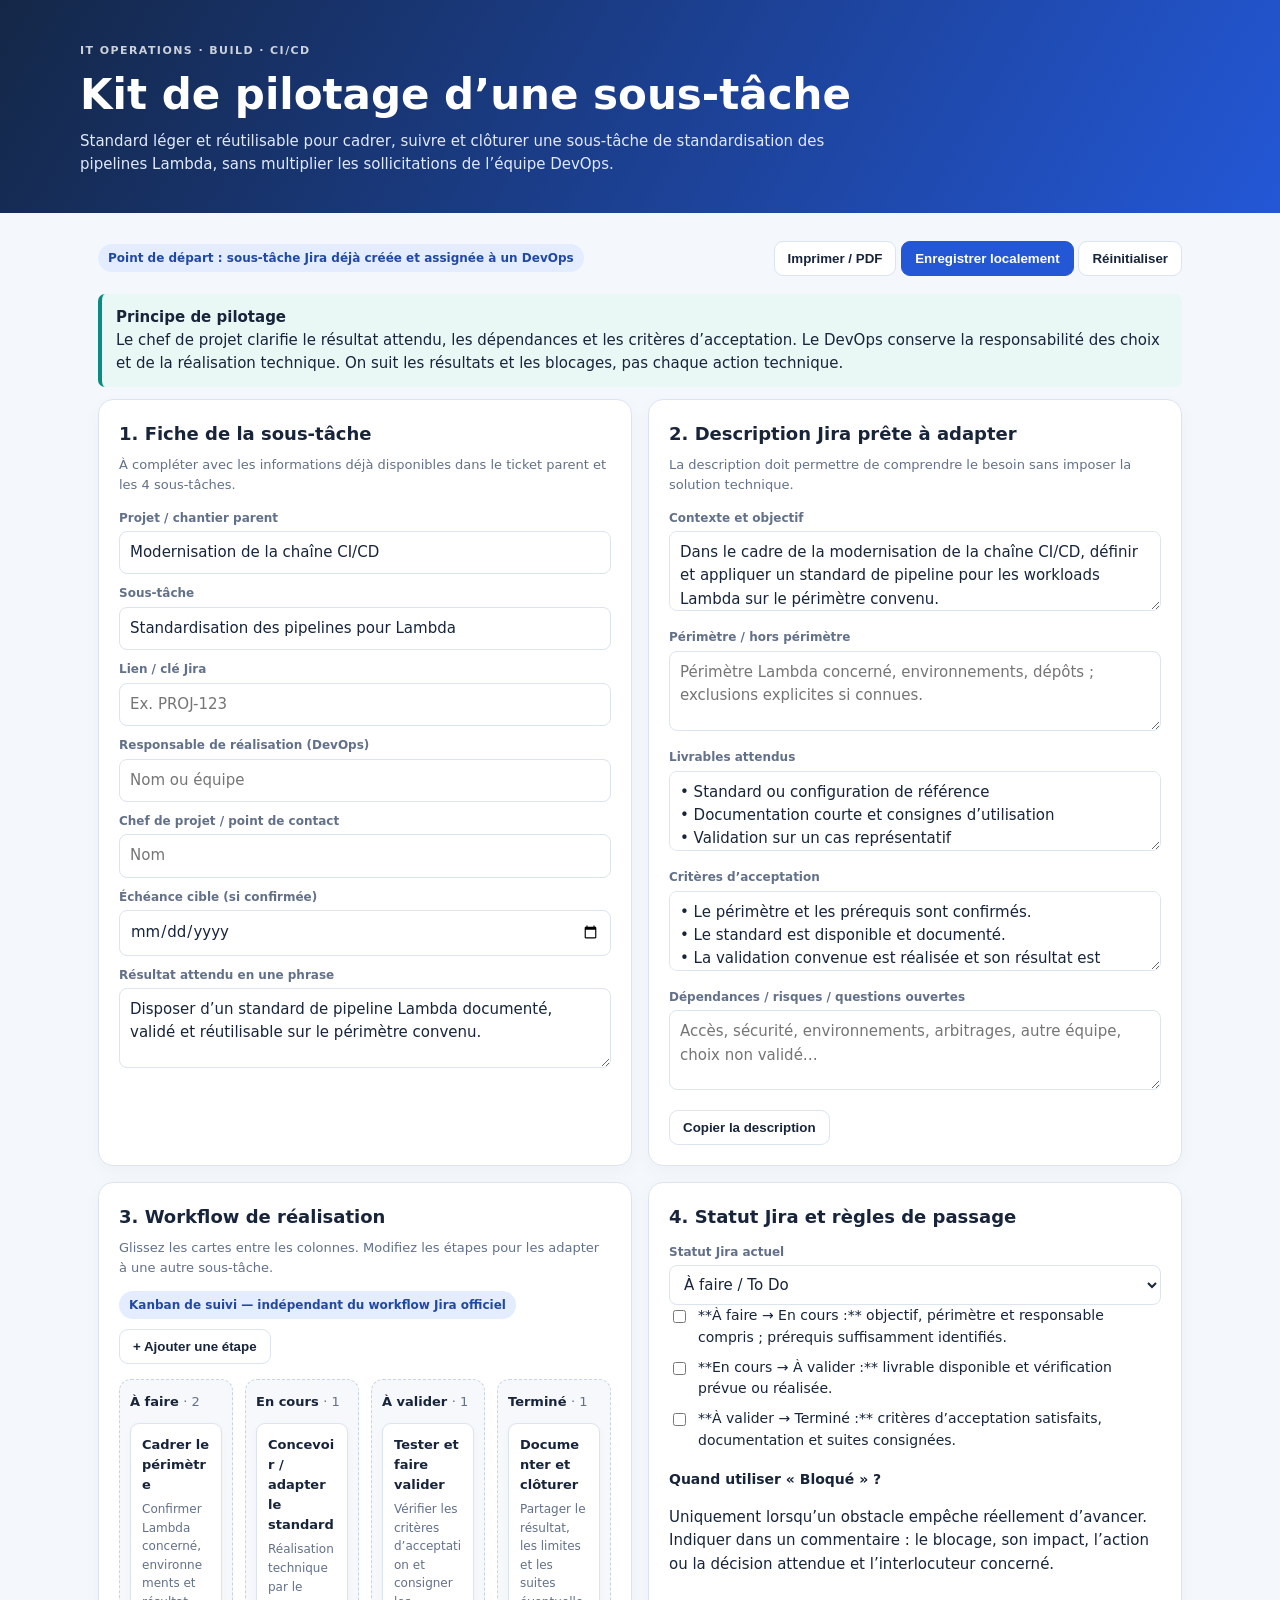
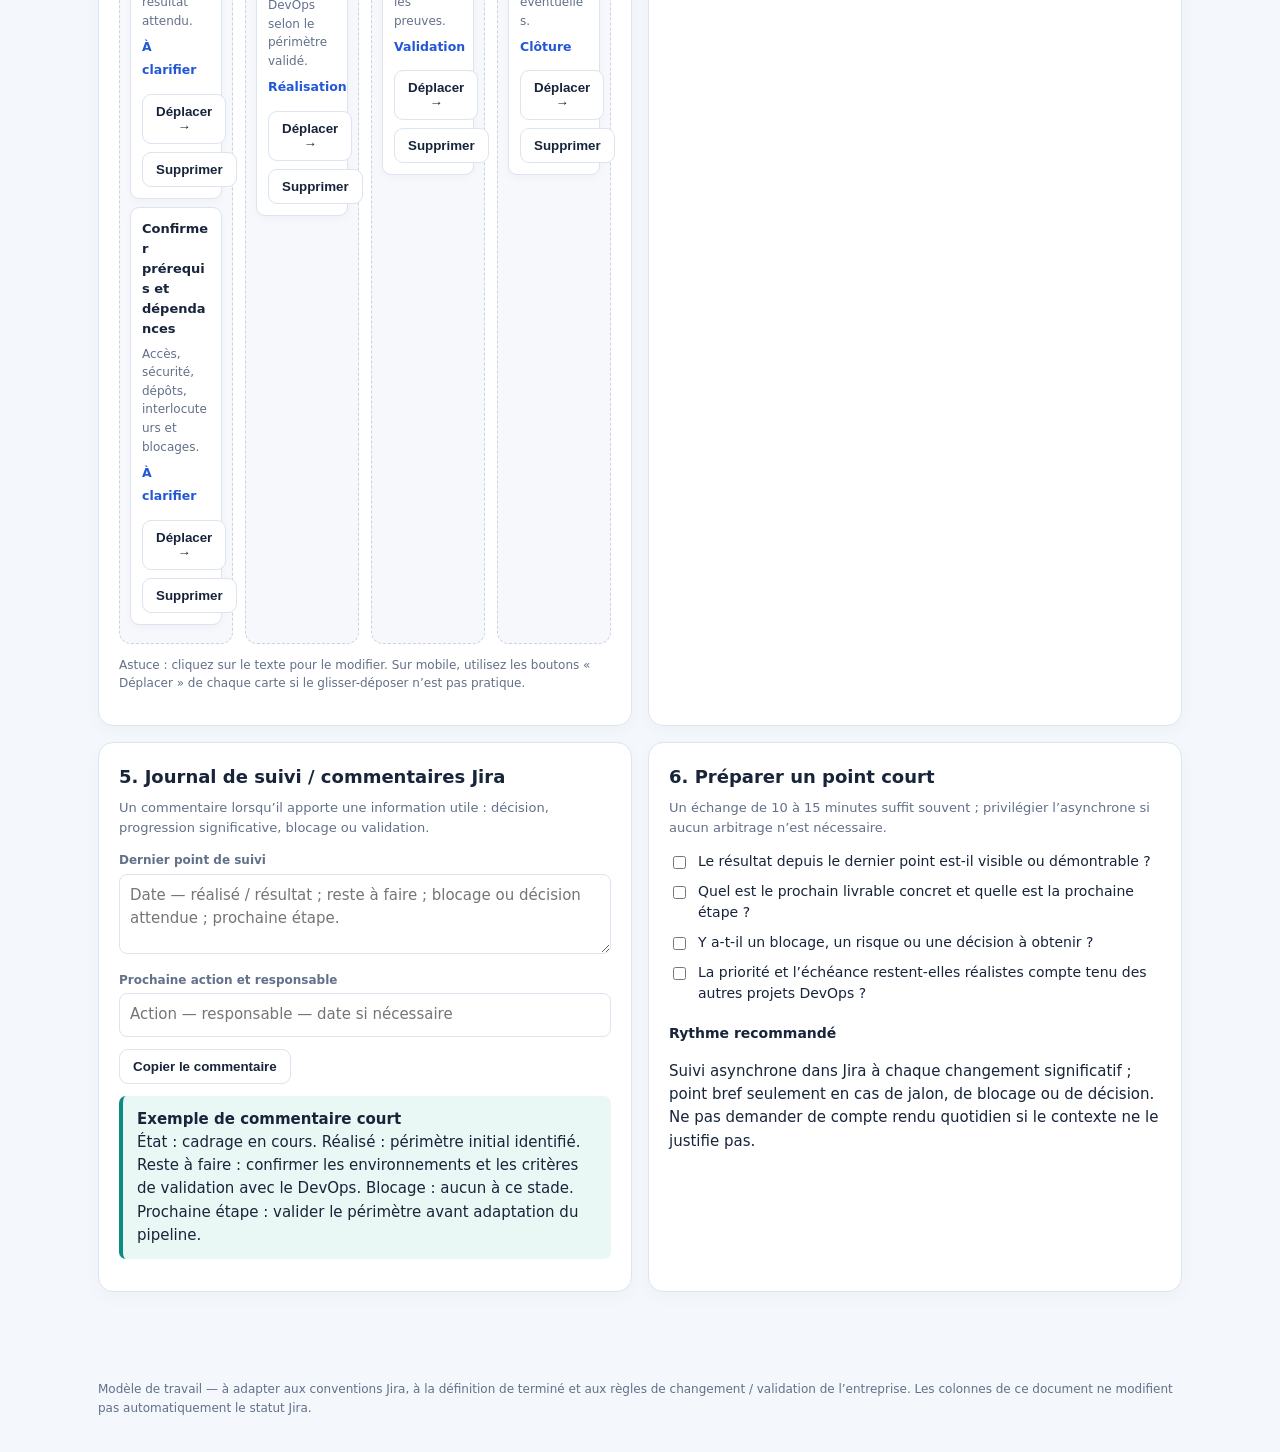
<file: pilotage-sous-tache-ci-cd.html>
<!doctype html>
<html lang="fr">
<head>
<meta charset="utf-8"><meta name="viewport" content="width=device-width,initial-scale=1">
<title>Kit de pilotage — Sous-tâche CI/CD</title>
<style>
:root{--ink:#17243a;--muted:#627089;--line:#dce4ef;--paper:#f4f7fb;--blue:#2357d6;--teal:#0c8b82;--white:#fff}
*{box-sizing:border-box}body{margin:0;background:var(--paper);color:var(--ink);font:15px/1.55 Inter,ui-sans-serif,system-ui,-apple-system,"Segoe UI",sans-serif}
header{background:linear-gradient(120deg,#142747,#2357d6);color:white;padding:42px max(22px,calc((100% - 1120px)/2)) 36px}
.eyebrow{text-transform:uppercase;letter-spacing:.13em;font-size:11px;font-weight:800;opacity:.78}h1{font-size:clamp(28px,4vw,42px);line-height:1.12;margin:12px 0}header p{max-width:760px;color:#e0e9ff;margin:0}
main{max-width:1120px;margin:28px auto;padding:0 18px 60px}.topline{display:flex;flex-wrap:wrap;align-items:center;justify-content:space-between;gap:12px;margin-bottom:18px}
.pill{display:inline-flex;padding:5px 10px;border-radius:99px;background:#e4edff;color:#2148a4;font-size:12px;font-weight:750}
button{border:1px solid var(--line);background:white;color:var(--ink);padding:9px 13px;border-radius:9px;font-weight:700;cursor:pointer}button.primary{background:var(--blue);border-color:var(--blue);color:white}button:hover{filter:brightness(.97)}
.grid{display:grid;grid-template-columns:repeat(2,minmax(0,1fr));gap:16px}.panel{background:white;border:1px solid var(--line);border-radius:15px;padding:20px;box-shadow:0 5px 18px #1d376008}.panel h2{font-size:18px;margin:0 0 12px}.panel h3{font-size:14px;margin:18px 0 6px}.sub{color:var(--muted);font-size:13px;margin-top:-5px}
.callout{border-left:4px solid var(--teal);background:#eaf8f5;padding:12px 14px;border-radius:7px;margin:12px 0}.callout strong{display:block}
label{display:block;font-size:12px;font-weight:800;color:var(--muted);margin:10px 0 4px}input,textarea,select{font:inherit;width:100%;border:1px solid var(--line);border-radius:8px;padding:9px 10px;color:var(--ink);background:#fff}textarea{min-height:80px;resize:vertical}.full{grid-column:1/-1}.checklist{display:grid;gap:8px}.check{display:flex;gap:9px;align-items:flex-start}.check input{width:auto;margin-top:5px}.check label{font-size:14px;font-weight:500;color:var(--ink);margin:0}
.workflow-head{display:flex;align-items:center;justify-content:space-between;gap:10px;flex-wrap:wrap}.board{display:grid;grid-template-columns:repeat(4,minmax(0,1fr));gap:12px;margin-top:15px}.lane{background:#f6f8fc;border:1px dashed #c8d3e3;border-radius:12px;padding:10px;min-height:240px}.lane h3{margin:2px 0 10px;font-size:13px}.count{color:var(--muted);font-weight:500}.task{background:white;border:1px solid var(--line);border-radius:9px;padding:11px;margin:8px 0;cursor:grab;box-shadow:0 3px 8px #182b4508}.task:focus{outline:2px solid var(--blue)}.task strong{display:block;font-size:13px}.task p{font-size:12px;color:var(--muted);margin:5px 0}.task small{color:var(--blue);font-weight:750}.lane.over{background:#eaf0ff;border-color:var(--blue)}.actions{display:flex;gap:8px;flex-wrap:wrap;margin-top:12px}.note{font-size:12px;color:var(--muted)}.mono{font-family:ui-monospace,SFMono-Regular,Consolas,monospace;background:#f0f3f8;border-radius:5px;padding:2px 5px}
footer{max-width:1120px;margin:auto;padding:0 18px 35px;color:var(--muted);font-size:12px}
@media(max-width:760px){.grid{grid-template-columns:1fr}.board{grid-template-columns:1fr 1fr}header{padding-top:30px}}@media(max-width:460px){.board{grid-template-columns:1fr}.lane{min-height:100px}}
@media print{body{background:white}header{padding:22px;background:#142747!important;print-color-adjust:exact}.no-print,button{display:none!important}main{margin:10px auto}.panel,.lane{break-inside:avoid;box-shadow:none}.board{grid-template-columns:repeat(2,1fr)}input,textarea,select{border:0;border-bottom:1px solid #bbb;padding-left:0}.task{break-inside:avoid}}
</style>
</head>
<body>
<header><div class="eyebrow">IT Operations · Build · CI/CD</div><h1>Kit de pilotage d’une sous-tâche</h1><p>Standard léger et réutilisable pour cadrer, suivre et clôturer une sous-tâche de standardisation des pipelines Lambda, sans multiplier les sollicitations de l’équipe DevOps.</p></header>
<main>
<div class="topline"><span class="pill">Point de départ : sous-tâche Jira déjà créée et assignée à un DevOps</span><div class="no-print"><button onclick="window.print()">Imprimer / PDF</button> <button class="primary" id="save">Enregistrer localement</button> <button id="reset">Réinitialiser</button></div></div>
<div class="callout"><strong>Principe de pilotage</strong>Le chef de projet clarifie le résultat attendu, les dépendances et les critères d’acceptation. Le DevOps conserve la responsabilité des choix et de la réalisation technique. On suit les résultats et les blocages, pas chaque action technique.</div>
<div class="grid">
<section class="panel"><h2>1. Fiche de la sous-tâche</h2><p class="sub">À compléter avec les informations déjà disponibles dans le ticket parent et les 4 sous-tâches.</p>
<label>Projet / chantier parent</label><input data-key="parent" value="Modernisation de la chaîne CI/CD">
<label>Sous-tâche</label><input data-key="task" value="Standardisation des pipelines pour Lambda">
<label>Lien / clé Jira</label><input data-key="jira" placeholder="Ex. PROJ-123">
<label>Responsable de réalisation (DevOps)</label><input data-key="owner" placeholder="Nom ou équipe">
<label>Chef de projet / point de contact</label><input data-key="pilot" placeholder="Nom">
<label>Échéance cible (si confirmée)</label><input data-key="due" type="date">
<label>Résultat attendu en une phrase</label><textarea data-key="outcome">Disposer d’un standard de pipeline Lambda documenté, validé et réutilisable sur le périmètre convenu.</textarea>
</section>
<section class="panel"><h2>2. Description Jira prête à adapter</h2><p class="sub">La description doit permettre de comprendre le besoin sans imposer la solution technique.</p>
<label>Contexte et objectif</label><textarea data-key="context">Dans le cadre de la modernisation de la chaîne CI/CD, définir et appliquer un standard de pipeline pour les workloads Lambda sur le périmètre convenu.</textarea>
<label>Périmètre / hors périmètre</label><textarea data-key="scope" placeholder="Périmètre Lambda concerné, environnements, dépôts ; exclusions explicites si connues."></textarea>
<label>Livrables attendus</label><textarea data-key="deliverables">• Standard ou configuration de référence
• Documentation courte et consignes d’utilisation
• Validation sur un cas représentatif
• Points restant à traiter documentés</textarea>
<label>Critères d’acceptation</label><textarea data-key="acceptance">• Le périmètre et les prérequis sont confirmés.
• Le standard est disponible et documenté.
• La validation convenue est réalisée et son résultat est traçable.
• Les écarts, risques et suites éventuelles sont consignés dans Jira.</textarea>
<label>Dépendances / risques / questions ouvertes</label><textarea data-key="risks" placeholder="Accès, sécurité, environnements, arbitrages, autre équipe, choix non validé…"></textarea>
<div class="actions no-print"><button id="copyDescription">Copier la description</button></div>
</section>
<section class="panel"><h2>3. Workflow de réalisation</h2><p class="sub">Glissez les cartes entre les colonnes. Modifiez les étapes pour les adapter à une autre sous-tâche.</p>
<div class="workflow-head"><span class="pill">Kanban de suivi — indépendant du workflow Jira officiel</span><button class="no-print" id="addStep">+ Ajouter une étape</button></div>
<div class="board" id="board">
<div class="lane" data-lane="todo"><h3>À faire <span class="count"></span></h3><div class="tasks"><article class="task" draggable="true" tabindex="0"><strong contenteditable="true">Cadrer le périmètre</strong><p contenteditable="true">Confirmer Lambda concerné, environnements et résultat attendu.</p><small>À clarifier</small></article><article class="task" draggable="true" tabindex="0"><strong contenteditable="true">Confirmer prérequis et dépendances</strong><p contenteditable="true">Accès, sécurité, dépôts, interlocuteurs et blocages.</p><small>À clarifier</small></article></div></div>
<div class="lane" data-lane="doing"><h3>En cours <span class="count"></span></h3><div class="tasks"><article class="task" draggable="true" tabindex="0"><strong contenteditable="true">Concevoir / adapter le standard</strong><p contenteditable="true">Réalisation technique par le DevOps selon le périmètre validé.</p><small>Réalisation</small></article></div></div>
<div class="lane" data-lane="review"><h3>À valider <span class="count"></span></h3><div class="tasks"><article class="task" draggable="true" tabindex="0"><strong contenteditable="true">Tester et faire valider</strong><p contenteditable="true">Vérifier les critères d’acceptation et consigner les preuves.</p><small>Validation</small></article></div></div>
<div class="lane" data-lane="done"><h3>Terminé <span class="count"></span></h3><div class="tasks"><article class="task" draggable="true" tabindex="0"><strong contenteditable="true">Documenter et clôturer</strong><p contenteditable="true">Partager le résultat, les limites et les suites éventuelles.</p><small>Clôture</small></article></div></div>
</div><p class="note">Astuce : cliquez sur le texte pour le modifier. Sur mobile, utilisez les boutons « Déplacer » de chaque carte si le glisser-déposer n’est pas pratique.</p>
</section>
<section class="panel"><h2>4. Statut Jira et règles de passage</h2>
<label>Statut Jira actuel</label><select data-key="status"><option>À faire / To Do</option><option>En cours / In Progress</option><option>En revue / À valider</option><option>Bloqué</option><option>Terminé / Done</option></select>
<div class="checklist">
<div class="check"><input type="checkbox" data-key="gate1"><label>**À faire → En cours :** objectif, périmètre et responsable compris ; prérequis suffisamment identifiés.</label></div>
<div class="check"><input type="checkbox" data-key="gate2"><label>**En cours → À valider :** livrable disponible et vérification prévue ou réalisée.</label></div>
<div class="check"><input type="checkbox" data-key="gate3"><label>**À valider → Terminé :** critères d’acceptation satisfaits, documentation et suites consignées.</label></div>
</div>
<h3>Quand utiliser « Bloqué » ?</h3><p>Uniquement lorsqu’un obstacle empêche réellement d’avancer. Indiquer dans un commentaire : le blocage, son impact, l’action ou la décision attendue et l’interlocuteur concerné.</p>
</section>
<section class="panel"><h2>5. Journal de suivi / commentaires Jira</h2><p class="sub">Un commentaire lorsqu’il apporte une information utile : décision, progression significative, blocage ou validation.</p>
<label>Dernier point de suivi</label><textarea data-key="update" placeholder="Date — réalisé / résultat ; reste à faire ; blocage ou décision attendue ; prochaine étape."></textarea>
<label>Prochaine action et responsable</label><input data-key="next" placeholder="Action — responsable — date si nécessaire">
<div class="actions no-print"><button id="copyUpdate">Copier le commentaire</button></div>
<div class="callout"><strong>Exemple de commentaire court</strong>État : cadrage en cours. Réalisé : périmètre initial identifié. Reste à faire : confirmer les environnements et les critères de validation avec le DevOps. Blocage : aucun à ce stade. Prochaine étape : valider le périmètre avant adaptation du pipeline.</div>
</section>
<section class="panel"><h2>6. Préparer un point court</h2><p class="sub">Un échange de 10 à 15 minutes suffit souvent ; privilégier l’asynchrone si aucun arbitrage n’est nécessaire.</p>
<div class="checklist">
<div class="check"><input type="checkbox" data-key="meet1"><label>Le résultat depuis le dernier point est-il visible ou démontrable ?</label></div>
<div class="check"><input type="checkbox" data-key="meet2"><label>Quel est le prochain livrable concret et quelle est la prochaine étape ?</label></div>
<div class="check"><input type="checkbox" data-key="meet3"><label>Y a-t-il un blocage, un risque ou une décision à obtenir ?</label></div>
<div class="check"><input type="checkbox" data-key="meet4"><label>La priorité et l’échéance restent-elles réalistes compte tenu des autres projets DevOps ?</label></div>
</div>
<h3>Rythme recommandé</h3><p>Suivi asynchrone dans Jira à chaque changement significatif ; point bref seulement en cas de jalon, de blocage ou de décision. Ne pas demander de compte rendu quotidien si le contexte ne le justifie pas.</p>
</section>
</div>
</main>
<footer>Modèle de travail — à adapter aux conventions Jira, à la définition de terminé et aux règles de changement / validation de l’entreprise. Les colonnes de ce document ne modifient pas automatiquement le statut Jira.</footer>
<script>
const key='kit-pilotage-ci-cd-v1';
function collect(){const data={fields:{},lanes:[]};document.querySelectorAll('[data-key]').forEach(el=>data.fields[el.dataset.key]=el.type==='checkbox'?el.checked:el.value);document.querySelectorAll('.lane').forEach(l=>data.lanes.push({id:l.dataset.lane,cards:[...l.querySelectorAll('.task')].map(c=>({title:c.querySelector('strong').innerText,desc:c.querySelector('p').innerText,tag:c.querySelector('small').innerText}))}));return data}
function apply(data){if(data.fields)document.querySelectorAll('[data-key]').forEach(el=>{const v=data.fields[el.dataset.key];if(v!==undefined){if(el.type==='checkbox')el.checked=v;else el.value=v}});if(data.lanes)data.lanes.forEach(l=>{const lane=document.querySelector('.lane[data-lane="'+l.id+'"] .tasks');if(!lane)return;lane.innerHTML='';l.cards.forEach(c=>lane.appendChild(makeCard(c.title,c.desc,c.tag)))})}
function makeCard(title='Nouvelle étape',desc='Décrivez le résultat attendu.',tag='Étape'){const c=document.createElement('article');c.className='task';c.draggable=true;c.tabIndex=0;c.innerHTML='<strong contenteditable="true"></strong><p contenteditable="true"></p><small contenteditable="true"></small><div class="actions no-print"><button type="button" class="move">Déplacer →</button><button type="button" class="remove">Supprimer</button></div>';c.querySelector('strong').textContent=title;c.querySelector('p').textContent=desc;c.querySelector('small').textContent=tag;wireCard(c);return c}
function wireCard(c){c.addEventListener('dragstart',e=>{e.dataTransfer.setData('text/plain','card');window.dragged=c});c.querySelector('.move')?.addEventListener('click',()=>{const lanes=[...document.querySelectorAll('.lane')],i=lanes.indexOf(c.closest('.lane'));lanes[Math.min(i+1,lanes.length-1)].querySelector('.tasks').appendChild(c);counts()});c.querySelector('.remove')?.addEventListener('click',()=>{c.remove();counts()})}
function counts(){document.querySelectorAll('.lane').forEach(l=>l.querySelector('.count').textContent='· '+l.querySelectorAll('.task').length)}
document.querySelectorAll('.task').forEach(c=>{c.innerHTML+='<div class="actions no-print"><button type="button" class="move">Déplacer →</button><button type="button" class="remove">Supprimer</button></div>';wireCard(c)});
document.querySelectorAll('.lane').forEach(l=>{l.addEventListener('dragover',e=>{e.preventDefault();l.classList.add('over')});l.addEventListener('dragleave',()=>l.classList.remove('over'));l.addEventListener('drop',e=>{e.preventDefault();l.classList.remove('over');if(window.dragged)l.querySelector('.tasks').appendChild(window.dragged);counts()})});
document.getElementById('addStep').addEventListener('click',()=>{const c=makeCard();document.querySelector('[data-lane="todo"] .tasks').appendChild(c);c.querySelector('strong').focus();counts()});
document.getElementById('save').addEventListener('click',()=>{try{localStorage.setItem(key,JSON.stringify(collect()));alert('Modèle enregistré dans ce navigateur.')}catch(e){alert('Enregistrement local indisponible dans ce contexte. Utilisez Imprimer / PDF pour conserver une copie.')}});
document.getElementById('reset').addEventListener('click',()=>{if(confirm('Réinitialiser le formulaire et le workflow ? Rechargez la page pour restaurer le modèle initial.'))location.reload()});
document.getElementById('copyDescription').addEventListener('click',()=>{const f=collect().fields;const t='Contexte / objectif\n'+f.context+'\n\nPérimètre / hors périmètre\n'+f.scope+'\n\nLivrables attendus\n'+f.deliverables+'\n\nCritères d’acceptation\n'+f.acceptance+'\n\nDépendances / risques / questions ouvertes\n'+f.risks; navigator.clipboard?.writeText(t).then(()=>alert('Description copiée.')).catch(()=>prompt('Copiez le texte ci-dessous :',t))});
document.getElementById('copyUpdate').addEventListener('click',()=>{const f=collect().fields;const t='État : '+f.status+'\nPoint de suivi : '+f.update+'\nProchaine action : '+f.next; navigator.clipboard?.writeText(t).then(()=>alert('Commentaire copié.')).catch(()=>prompt('Copiez le commentaire ci-dessous :',t))});
try{const s=localStorage.getItem(key);if(s)apply(JSON.parse(s))}catch(e){}counts();
</script>
</body></html>
</file>
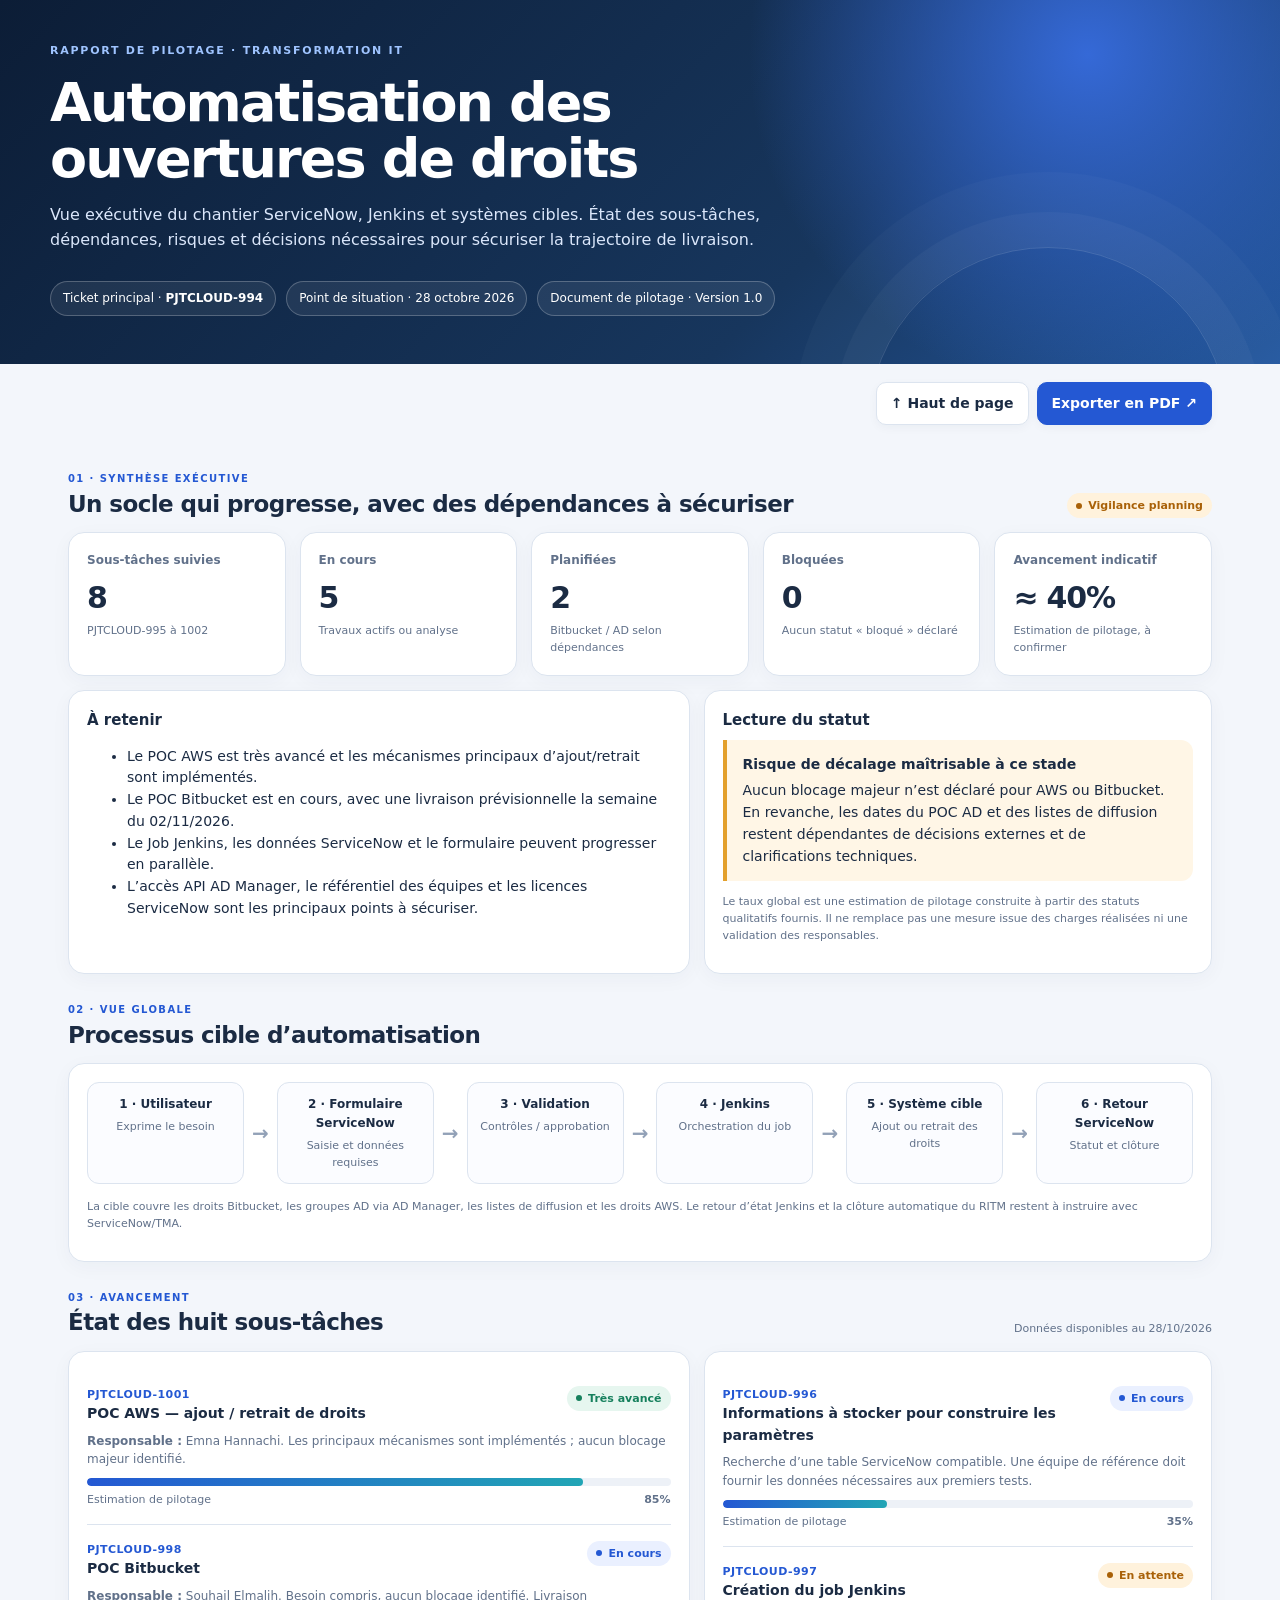
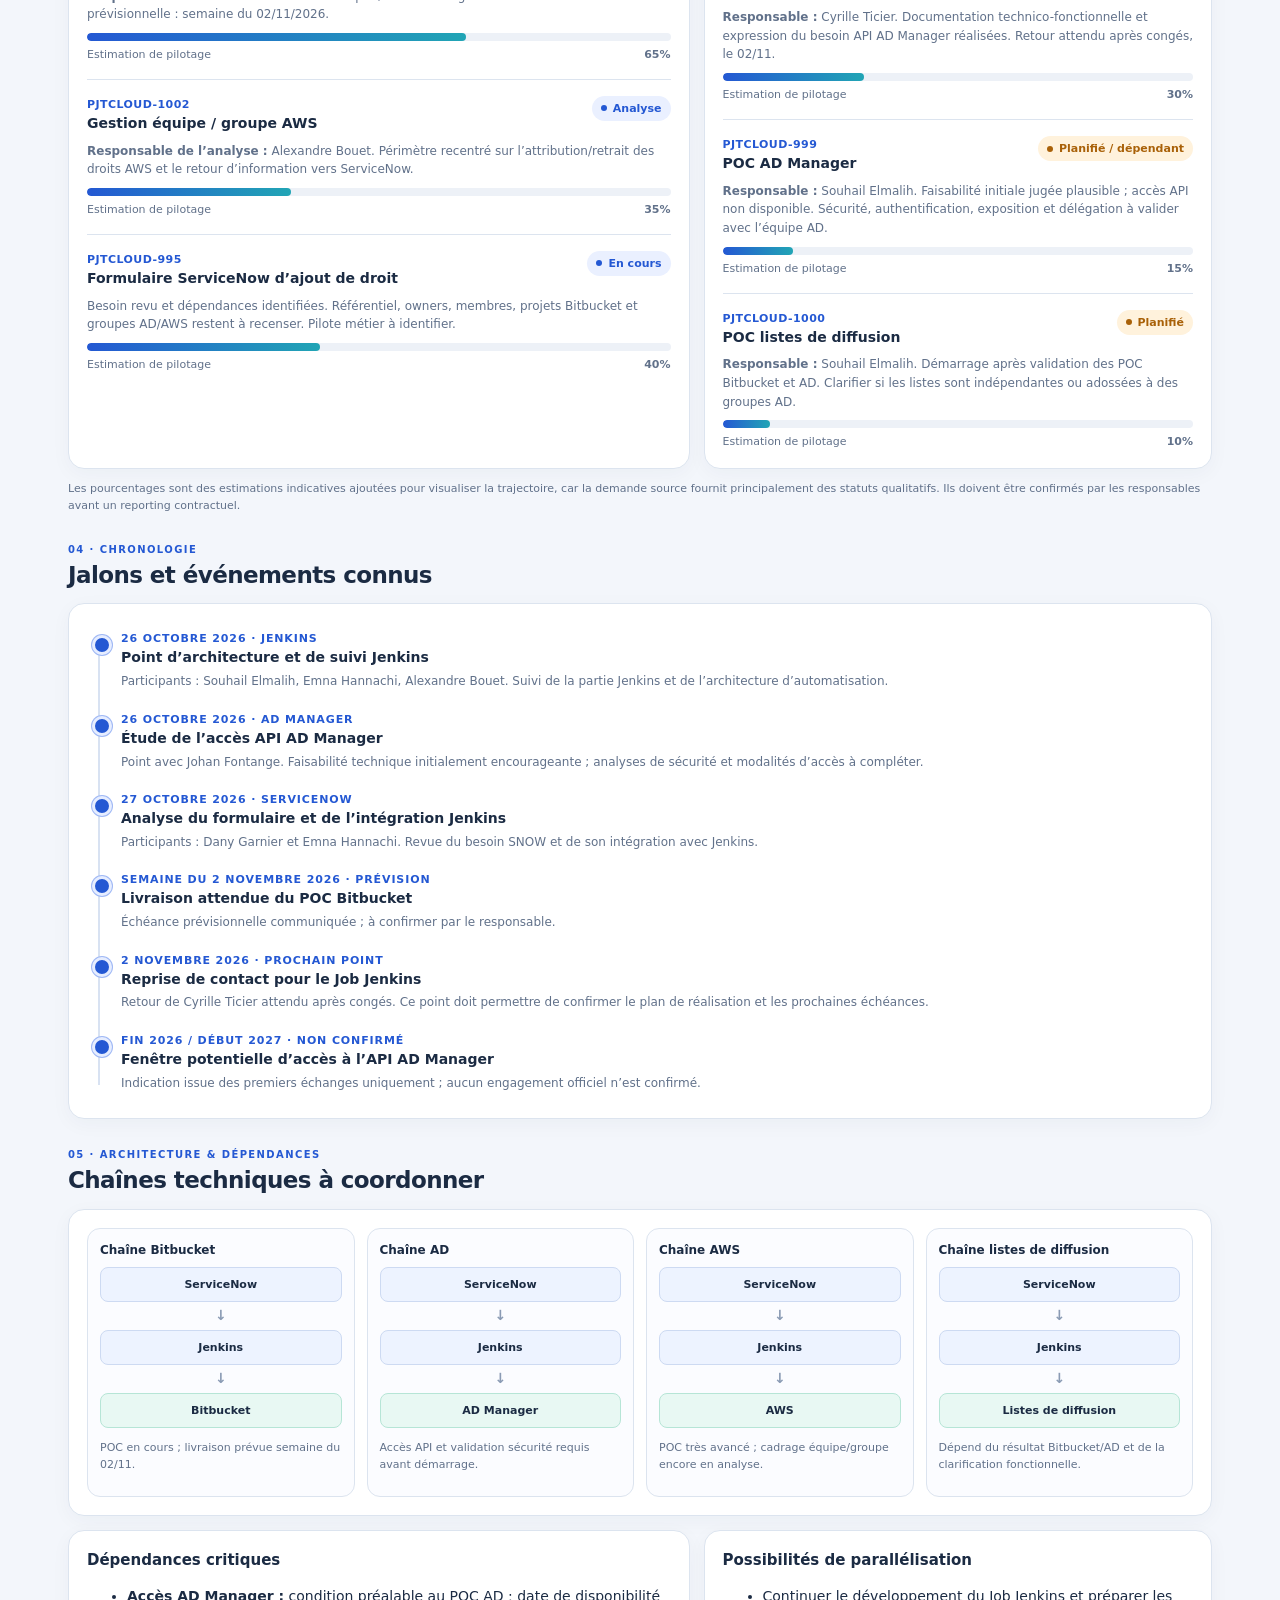
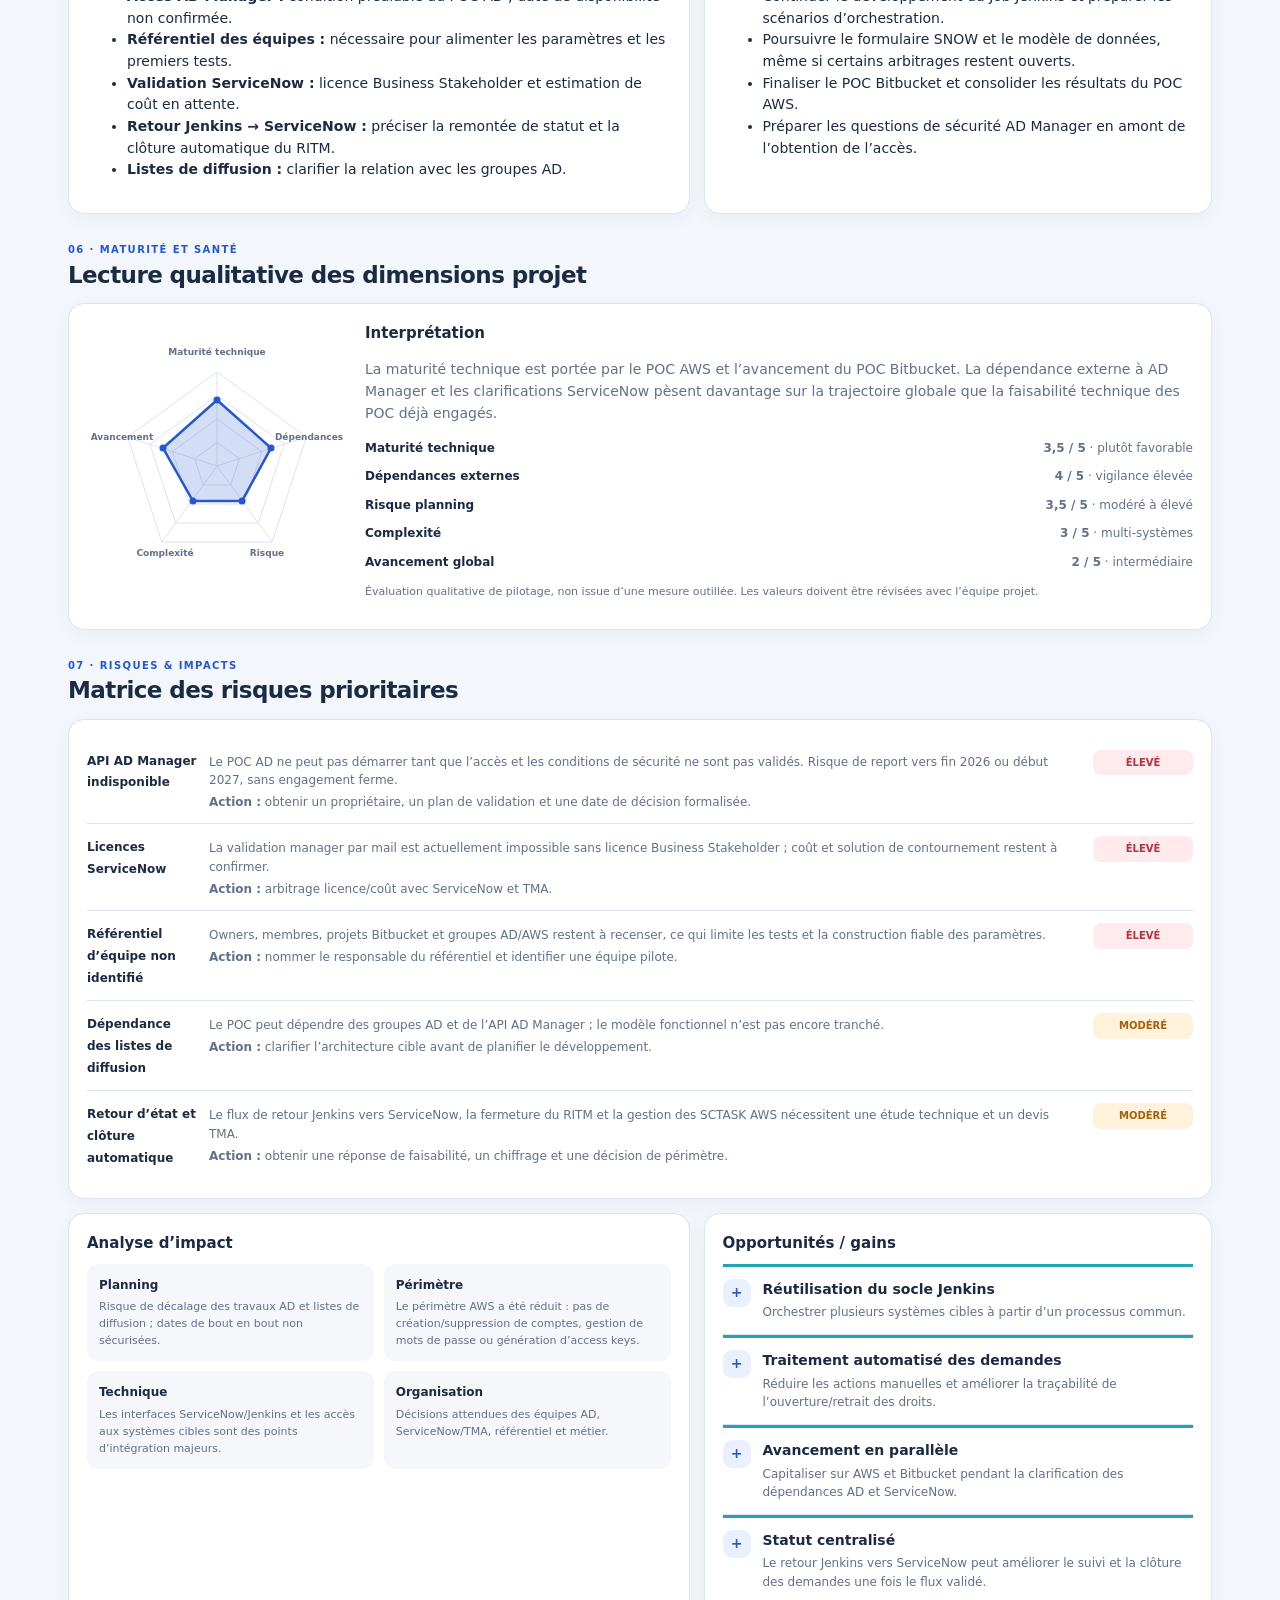
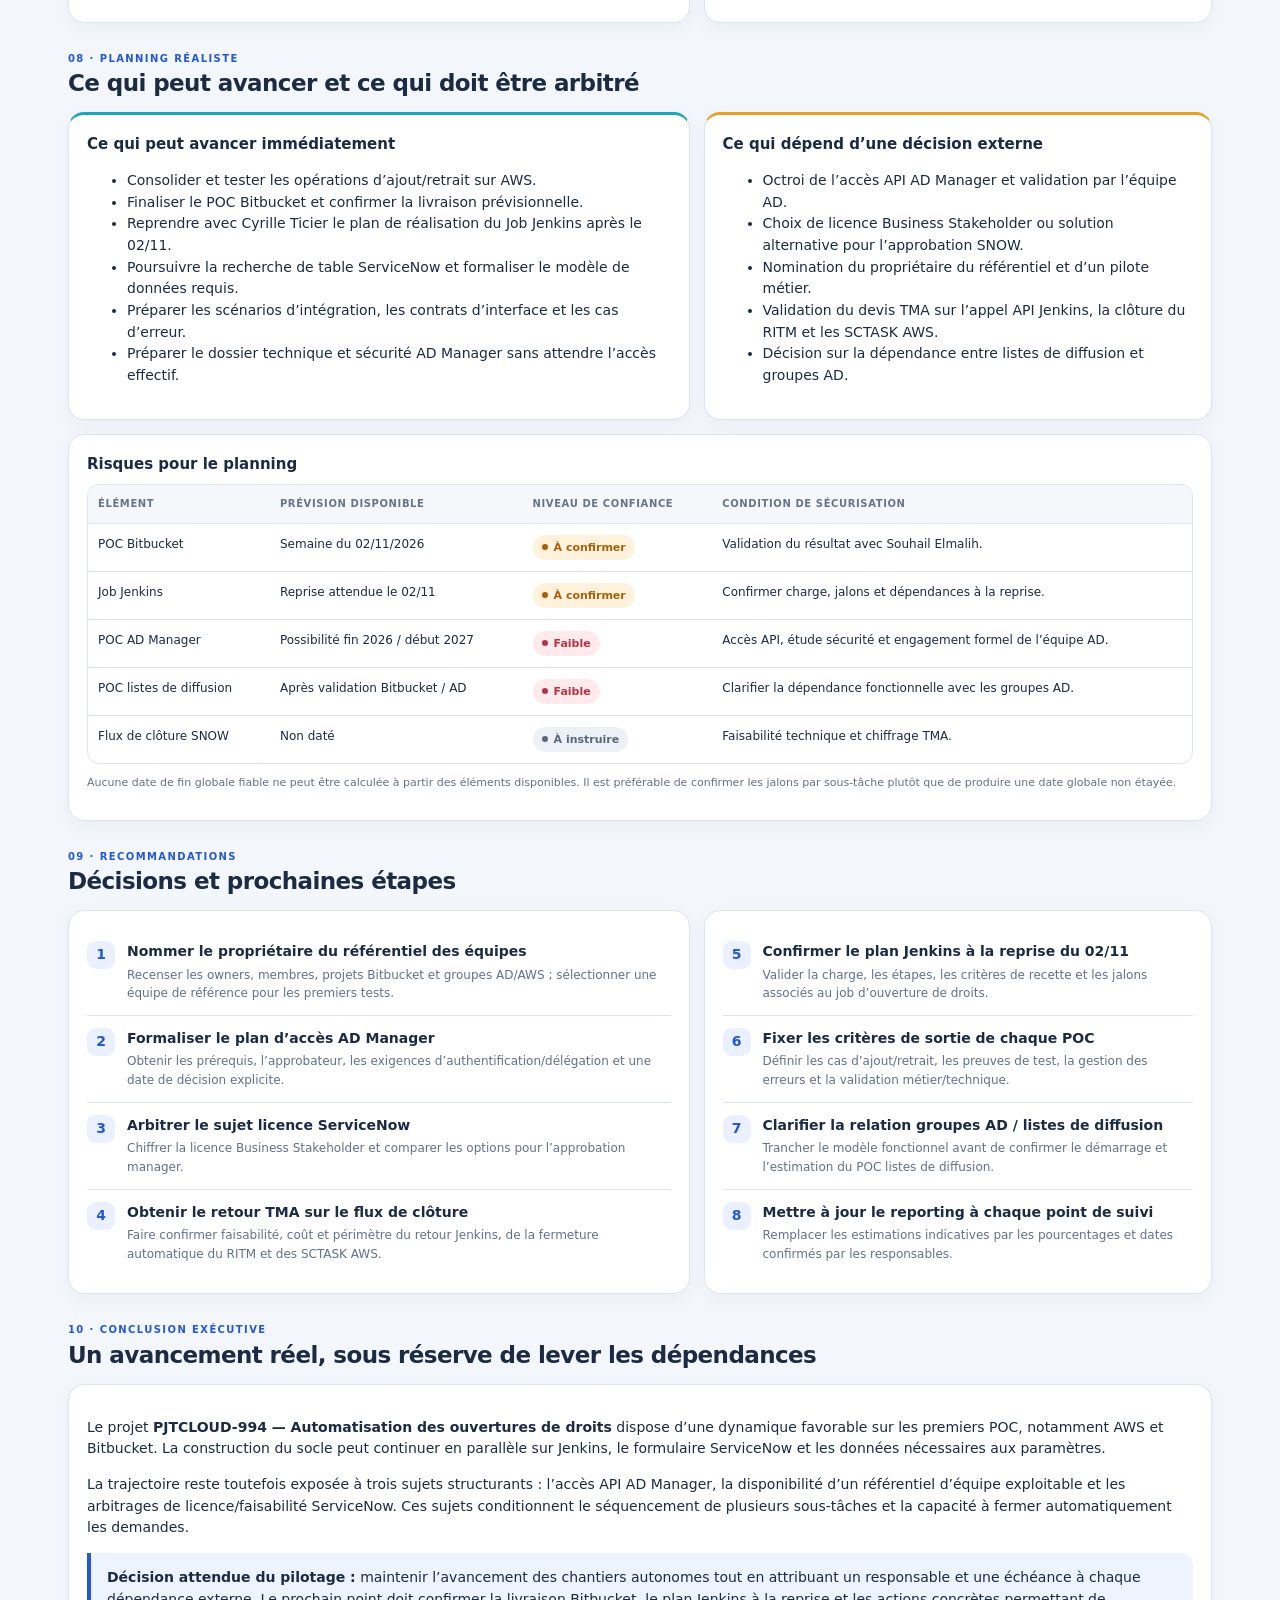
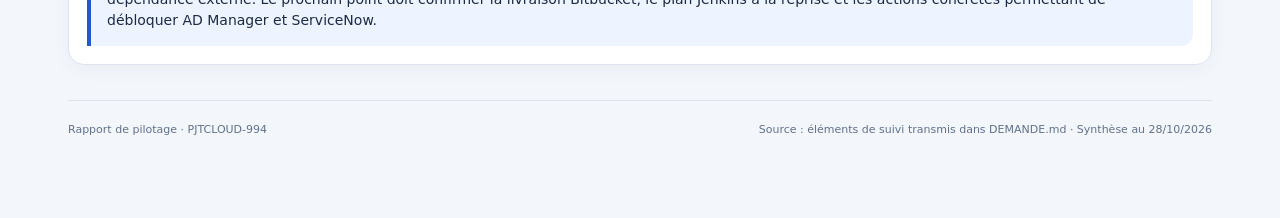
<file: rapport-automatisation-ouverture-droits.html>
<!doctype html>
<html lang="fr">
<head>
<meta charset="utf-8">
<meta name="viewport" content="width=device-width, initial-scale=1">
<meta name="color-scheme" content="light">
<title>Rapport de pilotage — Automatisation des ouvertures de droits</title>
<style>
:root{--navy:#10233f;--blue:#2458d3;--cyan:#21a5b5;--ink:#1b2b43;--muted:#61718a;--line:#dce4ef;--bg:#f3f6fb;--white:#fff;--green:#16805d;--green-bg:#e6f6ef;--orange:#a96108;--orange-bg:#fff2dc;--red:#b83242;--red-bg:#ffeaed;--purple:#6d50bd}
*{box-sizing:border-box}html{scroll-behavior:smooth}body{margin:0;background:var(--bg);color:var(--ink);font:14px/1.55 Inter,ui-sans-serif,system-ui,-apple-system,"Segoe UI",sans-serif}button{font:inherit;cursor:pointer}.cover{background:radial-gradient(circle at 85% 15%,#3569d7 0,transparent 30%),linear-gradient(135deg,#0c1d36,#17365d 65%,#2458a0);color:white;padding:42px max(22px,calc((100% - 1180px)/2)) 48px;position:relative;overflow:hidden}.cover:after{content:"";position:absolute;width:360px;height:360px;border:1px solid #ffffff24;border-radius:50%;right:4%;bottom:-245px;box-shadow:0 0 0 35px #ffffff08,0 0 0 75px #ffffff06}.eyebrow{text-transform:uppercase;letter-spacing:.16em;font-size:11px;font-weight:800;color:#9fc4ff}.cover h1{font-size:clamp(32px,5vw,54px);line-height:1.04;letter-spacing:-.035em;max-width:850px;margin:16px 0}.cover p{max-width:760px;color:#dbe7fb;font-size:16px}.cover-meta{display:flex;flex-wrap:wrap;gap:10px;margin-top:28px}.cover-meta span{border:1px solid #ffffff3b;background:#ffffff12;border-radius:999px;padding:7px 12px;font-size:12px}.toolbar{max-width:1180px;margin:18px auto 0;padding:0 18px;display:flex;justify-content:flex-end;gap:8px}.btn{border:1px solid var(--line);background:white;color:var(--ink);border-radius:10px;padding:10px 14px;font-weight:750;box-shadow:0 3px 10px #13294b0a}.btn.primary{background:var(--blue);border-color:var(--blue);color:white}main{max-width:1180px;margin:0 auto;padding:18px 18px 60px}.section{margin-top:28px}.section-head{display:flex;align-items:flex-end;justify-content:space-between;gap:15px;margin-bottom:14px}.kicker{font-size:10px;font-weight:850;text-transform:uppercase;letter-spacing:.14em;color:var(--blue)}h2{font-size:23px;letter-spacing:-.025em;line-height:1.2;margin:4px 0 0}h3{font-size:15px;margin:0 0 8px}.muted{color:var(--muted)}.small{font-size:12px}.grid{display:grid;gap:14px}.kpis{grid-template-columns:repeat(5,minmax(0,1fr))}.card{background:white;border:1px solid var(--line);border-radius:16px;padding:18px;box-shadow:0 5px 20px #1b31520a;min-width:0}.kpi-label{font-size:12px;color:var(--muted);font-weight:700}.kpi-value{font-size:30px;font-weight:850;letter-spacing:-.04em;margin:5px 0 1px}.kpi-note{font-size:11px;color:var(--muted)}.two{grid-template-columns:1.1fr .9fr}.three{grid-template-columns:repeat(3,minmax(0,1fr))}.pill{display:inline-flex;align-items:center;gap:6px;padding:4px 9px;border-radius:999px;font-size:11px;font-weight:800;white-space:nowrap}.pill:before{content:"";width:6px;height:6px;border-radius:50%;background:currentColor}.p-green{color:var(--green);background:var(--green-bg)}.p-orange{color:var(--orange);background:var(--orange-bg)}.p-red{color:var(--red);background:var(--red-bg)}.p-blue{color:var(--blue);background:#eaf0ff}.p-grey{color:#59677d;background:#edf1f6}.callout{border-left:4px solid var(--blue);background:#edf3ff;border-radius:0 12px 12px 0;padding:14px 16px}.callout.warn{border-color:#e3a02c;background:#fff6e6}.flow{display:flex;align-items:stretch;gap:8px;flex-wrap:wrap}.flow-item{flex:1;min-width:115px;border:1px solid var(--line);border-radius:12px;padding:12px;background:#fbfcff;text-align:center}.flow-item strong{display:block;font-size:12px}.flow-item span{display:block;font-size:11px;color:var(--muted);margin-top:4px}.arrow{align-self:center;color:#92a1b7;font-size:20px;font-weight:900}.timeline{position:relative;padding:8px 0}.timeline:before{content:"";position:absolute;left:11px;top:15px;bottom:15px;width:2px;background:#d8e2f2}.event{position:relative;padding:0 0 20px 34px}.event:last-child{padding-bottom:0}.event:before{content:"";position:absolute;left:5px;top:5px;width:14px;height:14px;border-radius:50%;background:var(--blue);border:3px solid #e6edff;box-shadow:0 0 0 1px #9fb8f5}.event-date{font-size:11px;font-weight:850;color:var(--blue);text-transform:uppercase;letter-spacing:.08em}.event p{margin:3px 0 0;color:var(--muted);font-size:12px}.task{padding:16px 0;border-bottom:1px solid var(--line)}.task:last-child{border-bottom:0;padding-bottom:0}.task-top{display:flex;justify-content:space-between;align-items:flex-start;gap:12px}.task-title{font-weight:850}.task-id{color:var(--blue);font-size:11px;font-weight:850;letter-spacing:.04em}.task p{font-size:12px;color:var(--muted);margin:7px 0}.bar{height:8px;background:#edf1f7;border-radius:99px;overflow:hidden;margin:9px 0 5px}.bar span{display:block;height:100%;border-radius:99px;background:linear-gradient(90deg,var(--blue),var(--cyan))}.task-foot{display:flex;justify-content:space-between;gap:10px;font-size:11px;color:var(--muted)}table{width:100%;border-collapse:collapse;font-size:12px}th{text-align:left;background:#f5f7fb;color:#65748a;text-transform:uppercase;letter-spacing:.06em;font-size:10px}th,td{padding:11px 10px;border-bottom:1px solid var(--line);vertical-align:top}tr:last-child td{border-bottom:0}.table-wrap{overflow:auto;border:1px solid var(--line);border-radius:12px}.table-wrap table{min-width:650px}.risk{display:grid;grid-template-columns:110px 1fr 100px;gap:12px;align-items:start;padding:12px 0;border-bottom:1px solid var(--line)}.risk:last-child{border:0}.risk strong{font-size:12px}.risk p{font-size:12px;color:var(--muted);margin:3px 0 0}.risk-level{font-size:10px;font-weight:850;text-align:center;padding:5px 7px;border-radius:8px}.high{background:var(--red-bg);color:var(--red)}.medium{background:var(--orange-bg);color:var(--orange)}.low{background:var(--green-bg);color:var(--green)}.impact{display:grid;grid-template-columns:1fr 1fr;gap:10px}.impact div{padding:12px;border-radius:11px;background:#f5f7fb}.impact strong{display:block;font-size:12px}.impact p{font-size:11px;color:var(--muted);margin:4px 0 0}.dep-grid{display:grid;grid-template-columns:repeat(4,minmax(0,1fr));gap:12px}.dep{border:1px solid var(--line);border-radius:13px;padding:12px;background:#fbfcff}.dep h3{font-size:12px}.dep .node{border:1px solid #cddaf2;background:#edf3ff;border-radius:8px;padding:8px;text-align:center;font-size:11px;font-weight:750}.dep .down{text-align:center;color:#8a9bb4;font-weight:900;padding:3px}.dep .node.target{background:#e8f8f3;border-color:#b6e5d6}.radar-wrap{display:grid;grid-template-columns:260px 1fr;align-items:center;gap:18px}.radar-wrap svg{width:100%;max-width:260px;display:block;margin:auto}.legend{display:grid;gap:10px}.legend-row{display:flex;align-items:center;justify-content:space-between;gap:12px;font-size:12px}.legend-row span{color:var(--muted)}.opportunity{border-top:3px solid var(--cyan)}.decision{border-top:3px solid #e3a02c}.recommendation{display:flex;gap:12px;padding:12px 0;border-bottom:1px solid var(--line)}.recommendation:last-child{border-bottom:0}.num{display:grid;place-items:center;flex:0 0 28px;height:28px;border-radius:9px;background:#eaf0ff;color:var(--blue);font-weight:850}.recommendation p{margin:3px 0 0;font-size:12px;color:var(--muted)}.footer{margin-top:35px;padding:20px 0;border-top:1px solid var(--line);display:flex;justify-content:space-between;gap:12px;color:var(--muted);font-size:11px}.note{font-size:11px;color:var(--muted)}.bar-mini{height:6px;width:90px;background:#edf1f7;border-radius:20px;overflow:hidden;display:inline-block;vertical-align:middle}.bar-mini i{display:block;height:100%;background:var(--blue)}.no-break{break-inside:avoid}
@media(max-width:900px){.kpis{grid-template-columns:repeat(2,minmax(0,1fr))}.two,.three{grid-template-columns:1fr}.dep-grid{grid-template-columns:repeat(2,minmax(0,1fr))}.radar-wrap{grid-template-columns:1fr}.radar-wrap svg{max-width:220px}}
@media(max-width:560px){.cover{padding-top:32px}.kpis{grid-template-columns:repeat(2,minmax(0,1fr))}.kpi-value{font-size:25px}.dep-grid{grid-template-columns:1fr}.risk{grid-template-columns:1fr;gap:5px}.impact{grid-template-columns:1fr}.toolbar{justify-content:stretch}.toolbar .btn{flex:1}h2{font-size:21px}.card{padding:14px}.cover-meta span{font-size:11px}}
@page{size:A4;margin:12mm}
@media print{body{background:white;font-size:10pt}.cover{padding:22mm 15mm 18mm;print-color-adjust:exact;-webkit-print-color-adjust:exact;min-height:245mm;display:flex;flex-direction:column;justify-content:center;break-after:page}.toolbar{display:none}main{max-width:none;padding:0}.section{margin-top:18px}.card{box-shadow:none;break-inside:avoid;padding:12px}.kpis{grid-template-columns:repeat(5,minmax(0,1fr))}.kpi-value{font-size:22px}.two{grid-template-columns:1.1fr .9fr}.three{grid-template-columns:repeat(3,minmax(0,1fr))}.dep-grid{grid-template-columns:repeat(4,minmax(0,1fr))}.radar-wrap{grid-template-columns:200px 1fr}.risk,.task,.event,.recommendation{break-inside:avoid}h2{font-size:17px}.section-head{margin-bottom:8px}.footer{margin-top:18px}button{display:none}a{color:inherit;text-decoration:none}.section{break-inside:avoid}#tasks{break-inside:auto}.table-wrap{overflow:visible}.table-wrap table{min-width:0;font-size:9px}th,td{padding:7px 6px}}
</style>
</head>
<body>
<header class="cover">
  <div class="eyebrow">Rapport de pilotage · Transformation IT</div>
  <h1>Automatisation des ouvertures de droits</h1>
  <p>Vue exécutive du chantier ServiceNow, Jenkins et systèmes cibles. État des sous-tâches, dépendances, risques et décisions nécessaires pour sécuriser la trajectoire de livraison.</p>
  <div class="cover-meta"><span>Ticket principal · <strong>PJTCLOUD-994</strong></span><span>Point de situation · 28 octobre 2026</span><span>Document de pilotage · Version 1.0</span></div>
</header>
<div class="toolbar"><button class="btn" onclick="window.scrollTo({top:0,behavior:'smooth'})">↑ Haut de page</button><button class="btn primary" onclick="window.print()">Exporter en PDF ↗</button></div>
<main>
<section class="section">
  <div class="section-head"><div><div class="kicker">01 · Synthèse exécutive</div><h2>Un socle qui progresse, avec des dépendances à sécuriser</h2></div><span class="pill p-orange">Vigilance planning</span></div>
  <div class="grid kpis">
    <article class="card"><div class="kpi-label">Sous-tâches suivies</div><div class="kpi-value">8</div><div class="kpi-note">PJTCLOUD-995 à 1002</div></article>
    <article class="card"><div class="kpi-label">En cours</div><div class="kpi-value">5</div><div class="kpi-note">Travaux actifs ou analyse</div></article>
    <article class="card"><div class="kpi-label">Planifiées</div><div class="kpi-value">2</div><div class="kpi-note">Bitbucket / AD selon dépendances</div></article>
    <article class="card"><div class="kpi-label">Bloquées</div><div class="kpi-value">0</div><div class="kpi-note">Aucun statut « bloqué » déclaré</div></article>
    <article class="card"><div class="kpi-label">Avancement indicatif</div><div class="kpi-value">≈ 40%</div><div class="kpi-note">Estimation de pilotage, à confirmer</div></article>
  </div>
  <div class="grid two" style="margin-top:14px">
    <article class="card"><h3>À retenir</h3><ul><li>Le POC AWS est très avancé et les mécanismes principaux d’ajout/retrait sont implémentés.</li><li>Le POC Bitbucket est en cours, avec une livraison prévisionnelle la semaine du 02/11/2026.</li><li>Le Job Jenkins, les données ServiceNow et le formulaire peuvent progresser en parallèle.</li><li>L’accès API AD Manager, le référentiel des équipes et les licences ServiceNow sont les principaux points à sécuriser.</li></ul></article>
    <article class="card"><h3>Lecture du statut</h3><div class="callout warn"><strong>Risque de décalage maîtrisable à ce stade</strong><p style="margin:5px 0 0">Aucun blocage majeur n’est déclaré pour AWS ou Bitbucket. En revanche, les dates du POC AD et des listes de diffusion restent dépendantes de décisions externes et de clarifications techniques.</p></div><p class="note" style="margin-top:12px">Le taux global est une estimation de pilotage construite à partir des statuts qualitatifs fournis. Il ne remplace pas une mesure issue des charges réalisées ni une validation des responsables.</p></article>
  </div>
</section>
<section class="section">
  <div class="section-head"><div><div class="kicker">02 · Vue globale</div><h2>Processus cible d’automatisation</h2></div></div>
  <article class="card">
    <div class="flow">
      <div class="flow-item"><strong>1 · Utilisateur</strong><span>Exprime le besoin</span></div><div class="arrow">→</div>
      <div class="flow-item"><strong>2 · Formulaire ServiceNow</strong><span>Saisie et données requises</span></div><div class="arrow">→</div>
      <div class="flow-item"><strong>3 · Validation</strong><span>Contrôles / approbation</span></div><div class="arrow">→</div>
      <div class="flow-item"><strong>4 · Jenkins</strong><span>Orchestration du job</span></div><div class="arrow">→</div>
      <div class="flow-item"><strong>5 · Système cible</strong><span>Ajout ou retrait des droits</span></div><div class="arrow">→</div>
      <div class="flow-item"><strong>6 · Retour ServiceNow</strong><span>Statut et clôture</span></div>
    </div>
    <p class="note" style="margin-top:14px">La cible couvre les droits Bitbucket, les groupes AD via AD Manager, les listes de diffusion et les droits AWS. Le retour d’état Jenkins et la clôture automatique du RITM restent à instruire avec ServiceNow/TMA.</p>
  </article>
</section>
<section class="section">
  <div class="section-head"><div><div class="kicker">03 · Avancement</div><h2>État des huit sous-tâches</h2></div><span class="note">Données disponibles au 28/10/2026</span></div>
  <div class="grid two" id="tasks">
    <article class="card">
      <div class="task"><div class="task-top"><div><div class="task-id">PJTCLOUD-1001</div><div class="task-title">POC AWS — ajout / retrait de droits</div></div><span class="pill p-green">Très avancé</span></div><p><b>Responsable :</b> Emna Hannachi. Les principaux mécanismes sont implémentés ; aucun blocage majeur identifié.</p><div class="bar"><span style="width:85%"></span></div><div class="task-foot"><span>Estimation de pilotage</span><b>85%</b></div></div>
      <div class="task"><div class="task-top"><div><div class="task-id">PJTCLOUD-998</div><div class="task-title">POC Bitbucket</div></div><span class="pill p-blue">En cours</span></div><p><b>Responsable :</b> Souhail Elmalih. Besoin compris, aucun blocage identifié. Livraison prévisionnelle : semaine du 02/11/2026.</p><div class="bar"><span style="width:65%"></span></div><div class="task-foot"><span>Estimation de pilotage</span><b>65%</b></div></div>
      <div class="task"><div class="task-top"><div><div class="task-id">PJTCLOUD-1002</div><div class="task-title">Gestion équipe / groupe AWS</div></div><span class="pill p-blue">Analyse</span></div><p><b>Responsable de l’analyse :</b> Alexandre Bouet. Périmètre recentré sur l’attribution/retrait des droits AWS et le retour d’information vers ServiceNow.</p><div class="bar"><span style="width:35%"></span></div><div class="task-foot"><span>Estimation de pilotage</span><b>35%</b></div></div>
      <div class="task"><div class="task-top"><div><div class="task-id">PJTCLOUD-995</div><div class="task-title">Formulaire ServiceNow d’ajout de droit</div></div><span class="pill p-blue">En cours</span></div><p>Besoin revu et dépendances identifiées. Référentiel, owners, membres, projets Bitbucket et groupes AD/AWS restent à recenser. Pilote métier à identifier.</p><div class="bar"><span style="width:40%"></span></div><div class="task-foot"><span>Estimation de pilotage</span><b>40%</b></div></div>
    </article>
    <article class="card">
      <div class="task"><div class="task-top"><div><div class="task-id">PJTCLOUD-996</div><div class="task-title">Informations à stocker pour construire les paramètres</div></div><span class="pill p-blue">En cours</span></div><p>Recherche d’une table ServiceNow compatible. Une équipe de référence doit fournir les données nécessaires aux premiers tests.</p><div class="bar"><span style="width:35%"></span></div><div class="task-foot"><span>Estimation de pilotage</span><b>35%</b></div></div>
      <div class="task"><div class="task-top"><div><div class="task-id">PJTCLOUD-997</div><div class="task-title">Création du job Jenkins</div></div><span class="pill p-orange">En attente</span></div><p><b>Responsable :</b> Cyrille Ticier. Documentation technico-fonctionnelle et expression du besoin API AD Manager réalisées. Retour attendu après congés, le 02/11.</p><div class="bar"><span style="width:30%"></span></div><div class="task-foot"><span>Estimation de pilotage</span><b>30%</b></div></div>
      <div class="task"><div class="task-top"><div><div class="task-id">PJTCLOUD-999</div><div class="task-title">POC AD Manager</div></div><span class="pill p-orange">Planifié / dépendant</span></div><p><b>Responsable :</b> Souhail Elmalih. Faisabilité initiale jugée plausible ; accès API non disponible. Sécurité, authentification, exposition et délégation à valider avec l’équipe AD.</p><div class="bar"><span style="width:15%"></span></div><div class="task-foot"><span>Estimation de pilotage</span><b>15%</b></div></div>
      <div class="task"><div class="task-top"><div><div class="task-id">PJTCLOUD-1000</div><div class="task-title">POC listes de diffusion</div></div><span class="pill p-orange">Planifié</span></div><p><b>Responsable :</b> Souhail Elmalih. Démarrage après validation des POC Bitbucket et AD. Clarifier si les listes sont indépendantes ou adossées à des groupes AD.</p><div class="bar"><span style="width:10%"></span></div><div class="task-foot"><span>Estimation de pilotage</span><b>10%</b></div></div>
    </article>
  </div>
  <p class="note">Les pourcentages sont des estimations indicatives ajoutées pour visualiser la trajectoire, car la demande source fournit principalement des statuts qualitatifs. Ils doivent être confirmés par les responsables avant un reporting contractuel.</p>
</section>
<section class="section">
  <div class="section-head"><div><div class="kicker">04 · Chronologie</div><h2>Jalons et événements connus</h2></div></div>
  <article class="card"><div class="timeline">
    <div class="event"><div class="event-date">26 octobre 2026 · Jenkins</div><strong>Point d’architecture et de suivi Jenkins</strong><p>Participants : Souhail Elmalih, Emna Hannachi, Alexandre Bouet. Suivi de la partie Jenkins et de l’architecture d’automatisation.</p></div>
    <div class="event"><div class="event-date">26 octobre 2026 · AD Manager</div><strong>Étude de l’accès API AD Manager</strong><p>Point avec Johan Fontange. Faisabilité technique initialement encourageante ; analyses de sécurité et modalités d’accès à compléter.</p></div>
    <div class="event"><div class="event-date">27 octobre 2026 · ServiceNow</div><strong>Analyse du formulaire et de l’intégration Jenkins</strong><p>Participants : Dany Garnier et Emna Hannachi. Revue du besoin SNOW et de son intégration avec Jenkins.</p></div>
    <div class="event"><div class="event-date">Semaine du 2 novembre 2026 · Prévision</div><strong>Livraison attendue du POC Bitbucket</strong><p>Échéance prévisionnelle communiquée ; à confirmer par le responsable.</p></div>
    <div class="event"><div class="event-date">2 novembre 2026 · Prochain point</div><strong>Reprise de contact pour le Job Jenkins</strong><p>Retour de Cyrille Ticier attendu après congés. Ce point doit permettre de confirmer le plan de réalisation et les prochaines échéances.</p></div>
    <div class="event"><div class="event-date">Fin 2026 / début 2027 · Non confirmé</div><strong>Fenêtre potentielle d’accès à l’API AD Manager</strong><p>Indication issue des premiers échanges uniquement ; aucun engagement officiel n’est confirmé.</p></div>
  </div></article>
</section>
<section class="section">
  <div class="section-head"><div><div class="kicker">05 · Architecture & dépendances</div><h2>Chaînes techniques à coordonner</h2></div></div>
  <article class="card"><div class="dep-grid">
    <div class="dep"><h3>Chaîne Bitbucket</h3><div class="node">ServiceNow</div><div class="down">↓</div><div class="node">Jenkins</div><div class="down">↓</div><div class="node target">Bitbucket</div><p class="note">POC en cours ; livraison prévue semaine du 02/11.</p></div>
    <div class="dep"><h3>Chaîne AD</h3><div class="node">ServiceNow</div><div class="down">↓</div><div class="node">Jenkins</div><div class="down">↓</div><div class="node target">AD Manager</div><p class="note">Accès API et validation sécurité requis avant démarrage.</p></div>
    <div class="dep"><h3>Chaîne AWS</h3><div class="node">ServiceNow</div><div class="down">↓</div><div class="node">Jenkins</div><div class="down">↓</div><div class="node target">AWS</div><p class="note">POC très avancé ; cadrage équipe/groupe encore en analyse.</p></div>
    <div class="dep"><h3>Chaîne listes de diffusion</h3><div class="node">ServiceNow</div><div class="down">↓</div><div class="node">Jenkins</div><div class="down">↓</div><div class="node target">Listes de diffusion</div><p class="note">Dépend du résultat Bitbucket/AD et de la clarification fonctionnelle.</p></div>
  </div></article>
  <div class="grid two" style="margin-top:14px">
    <article class="card"><h3>Dépendances critiques</h3><ul><li><b>Accès AD Manager :</b> condition préalable au POC AD ; date de disponibilité non confirmée.</li><li><b>Référentiel des équipes :</b> nécessaire pour alimenter les paramètres et les premiers tests.</li><li><b>Validation ServiceNow :</b> licence Business Stakeholder et estimation de coût en attente.</li><li><b>Retour Jenkins → ServiceNow :</b> préciser la remontée de statut et la clôture automatique du RITM.</li><li><b>Listes de diffusion :</b> clarifier la relation avec les groupes AD.</li></ul></article>
    <article class="card"><h3>Possibilités de parallélisation</h3><ul><li>Continuer le développement du Job Jenkins et préparer les scénarios d’orchestration.</li><li>Poursuivre le formulaire SNOW et le modèle de données, même si certains arbitrages restent ouverts.</li><li>Finaliser le POC Bitbucket et consolider les résultats du POC AWS.</li><li>Préparer les questions de sécurité AD Manager en amont de l’obtention de l’accès.</li></ul></article>
  </div>
</section>
<section class="section">
  <div class="section-head"><div><div class="kicker">06 · Maturité et santé</div><h2>Lecture qualitative des dimensions projet</h2></div></div>
  <article class="card"><div class="radar-wrap">
    <svg viewBox="0 0 260 260" role="img" aria-label="Radar qualitatif des dimensions projet">
      <g transform="translate(130 130)" fill="none" stroke="#dce4ef" stroke-width="1">
        <polygon points="0,-94 89.4,-29 55.2,76 -55.2,76 -89.4,-29"/>
        <polygon points="0,-70.5 67.1,-21.8 41.4,57 -41.4,57 -67.1,-21.8"/>
        <polygon points="0,-47 44.7,-14.5 27.6,38 -27.6,38 -44.7,-14.5"/>
        <polygon points="0,-23.5 22.4,-7.3 13.8,19 -13.8,19 -22.4,-7.3"/>
        <path d="M0 0V-94 M0 0L89.4 -29 M0 0L55.2 76 M0 0L-55.2 76 M0 0L-89.4 -29"/>
      </g>
      <polygon points="130,64 184,112 155,165 106,165 76,112" fill="#2458d3" fill-opacity=".2" stroke="#2458d3" stroke-width="2.5"/>
      <g fill="#2458d3"><circle cx="130" cy="64" r="3.5"/><circle cx="184" cy="112" r="3.5"/><circle cx="155" cy="165" r="3.5"/><circle cx="106" cy="165" r="3.5"/><circle cx="76" cy="112" r="3.5"/></g>
      <g fill="#61718a" font-size="9" font-weight="700"><text x="130" y="19" text-anchor="middle">Maturité technique</text><text x="222" y="104" text-anchor="middle">Dépendances</text><text x="180" y="220" text-anchor="middle">Risque</text><text x="78" y="220" text-anchor="middle">Complexité</text><text x="35" y="104" text-anchor="middle">Avancement</text></g>
    </svg>
    <div><h3>Interprétation</h3><p class="muted">La maturité technique est portée par le POC AWS et l’avancement du POC Bitbucket. La dépendance externe à AD Manager et les clarifications ServiceNow pèsent davantage sur la trajectoire globale que la faisabilité technique des POC déjà engagés.</p><div class="legend">
      <div class="legend-row"><b>Maturité technique</b><span><b>3,5 / 5</b> · plutôt favorable</span></div>
      <div class="legend-row"><b>Dépendances externes</b><span><b>4 / 5</b> · vigilance élevée</span></div>
      <div class="legend-row"><b>Risque planning</b><span><b>3,5 / 5</b> · modéré à élevé</span></div>
      <div class="legend-row"><b>Complexité</b><span><b>3 / 5</b> · multi-systèmes</span></div>
      <div class="legend-row"><b>Avancement global</b><span><b>2 / 5</b> · intermédiaire</span></div>
    </div><p class="note">Évaluation qualitative de pilotage, non issue d’une mesure outillée. Les valeurs doivent être révisées avec l’équipe projet.</p></div>
  </div></article>
</section>
<section class="section">
  <div class="section-head"><div><div class="kicker">07 · Risques & impacts</div><h2>Matrice des risques prioritaires</h2></div></div>
  <article class="card">
    <div class="risk"><div><strong>API AD Manager indisponible</strong></div><div><p>Le POC AD ne peut pas démarrer tant que l’accès et les conditions de sécurité ne sont pas validés. Risque de report vers fin 2026 ou début 2027, sans engagement ferme.</p><p><b>Action :</b> obtenir un propriétaire, un plan de validation et une date de décision formalisée.</p></div><div class="risk-level high">ÉLEVÉ</div></div>
    <div class="risk"><div><strong>Licences ServiceNow</strong></div><div><p>La validation manager par mail est actuellement impossible sans licence Business Stakeholder ; coût et solution de contournement restent à confirmer.</p><p><b>Action :</b> arbitrage licence/coût avec ServiceNow et TMA.</p></div><div class="risk-level high">ÉLEVÉ</div></div>
    <div class="risk"><div><strong>Référentiel d’équipe non identifié</strong></div><div><p>Owners, membres, projets Bitbucket et groupes AD/AWS restent à recenser, ce qui limite les tests et la construction fiable des paramètres.</p><p><b>Action :</b> nommer le responsable du référentiel et identifier une équipe pilote.</p></div><div class="risk-level high">ÉLEVÉ</div></div>
    <div class="risk"><div><strong>Dépendance des listes de diffusion</strong></div><div><p>Le POC peut dépendre des groupes AD et de l’API AD Manager ; le modèle fonctionnel n’est pas encore tranché.</p><p><b>Action :</b> clarifier l’architecture cible avant de planifier le développement.</p></div><div class="risk-level medium">MODÉRÉ</div></div>
    <div class="risk"><div><strong>Retour d’état et clôture automatique</strong></div><div><p>Le flux de retour Jenkins vers ServiceNow, la fermeture du RITM et la gestion des SCTASK AWS nécessitent une étude technique et un devis TMA.</p><p><b>Action :</b> obtenir une réponse de faisabilité, un chiffrage et une décision de périmètre.</p></div><div class="risk-level medium">MODÉRÉ</div></div>
  </article>
  <div class="grid two" style="margin-top:14px">
    <article class="card"><h3>Analyse d’impact</h3><div class="impact"><div><strong>Planning</strong><p>Risque de décalage des travaux AD et listes de diffusion ; dates de bout en bout non sécurisées.</p></div><div><strong>Périmètre</strong><p>Le périmètre AWS a été réduit : pas de création/suppression de comptes, gestion de mots de passe ou génération d’access keys.</p></div><div><strong>Technique</strong><p>Les interfaces ServiceNow/Jenkins et les accès aux systèmes cibles sont des points d’intégration majeurs.</p></div><div><strong>Organisation</strong><p>Décisions attendues des équipes AD, ServiceNow/TMA, référentiel et métier.</p></div></div></article>
    <article class="card"><h3>Opportunités / gains</h3><div class="recommendation opportunity"><div class="num">+</div><div><b>Réutilisation du socle Jenkins</b><p>Orchestrer plusieurs systèmes cibles à partir d’un processus commun.</p></div></div><div class="recommendation opportunity"><div class="num">+</div><div><b>Traitement automatisé des demandes</b><p>Réduire les actions manuelles et améliorer la traçabilité de l’ouverture/retrait des droits.</p></div></div><div class="recommendation opportunity"><div class="num">+</div><div><b>Avancement en parallèle</b><p>Capitaliser sur AWS et Bitbucket pendant la clarification des dépendances AD et ServiceNow.</p></div></div><div class="recommendation opportunity"><div class="num">+</div><div><b>Statut centralisé</b><p>Le retour Jenkins vers ServiceNow peut améliorer le suivi et la clôture des demandes une fois le flux validé.</p></div></div></article>
  </div>
</section>
<section class="section">
  <div class="section-head"><div><div class="kicker">08 · Planning réaliste</div><h2>Ce qui peut avancer et ce qui doit être arbitré</h2></div></div>
  <div class="grid two">
    <article class="card opportunity"><h3>Ce qui peut avancer immédiatement</h3><ul><li>Consolider et tester les opérations d’ajout/retrait sur AWS.</li><li>Finaliser le POC Bitbucket et confirmer la livraison prévisionnelle.</li><li>Reprendre avec Cyrille Ticier le plan de réalisation du Job Jenkins après le 02/11.</li><li>Poursuivre la recherche de table ServiceNow et formaliser le modèle de données requis.</li><li>Préparer les scénarios d’intégration, les contrats d’interface et les cas d’erreur.</li><li>Préparer le dossier technique et sécurité AD Manager sans attendre l’accès effectif.</li></ul></article>
    <article class="card decision"><h3>Ce qui dépend d’une décision externe</h3><ul><li>Octroi de l’accès API AD Manager et validation par l’équipe AD.</li><li>Choix de licence Business Stakeholder ou solution alternative pour l’approbation SNOW.</li><li>Nomination du propriétaire du référentiel et d’un pilote métier.</li><li>Validation du devis TMA sur l’appel API Jenkins, la clôture du RITM et les SCTASK AWS.</li><li>Décision sur la dépendance entre listes de diffusion et groupes AD.</li></ul></article>
  </div>
  <article class="card" style="margin-top:14px"><h3>Risques pour le planning</h3><div class="table-wrap"><table><thead><tr><th>Élément</th><th>Prévision disponible</th><th>Niveau de confiance</th><th>Condition de sécurisation</th></tr></thead><tbody>
    <tr><td>POC Bitbucket</td><td>Semaine du 02/11/2026</td><td><span class="pill p-orange">À confirmer</span></td><td>Validation du résultat avec Souhail Elmalih.</td></tr>
    <tr><td>Job Jenkins</td><td>Reprise attendue le 02/11</td><td><span class="pill p-orange">À confirmer</span></td><td>Confirmer charge, jalons et dépendances à la reprise.</td></tr>
    <tr><td>POC AD Manager</td><td>Possibilité fin 2026 / début 2027</td><td><span class="pill p-red">Faible</span></td><td>Accès API, étude sécurité et engagement formel de l’équipe AD.</td></tr>
    <tr><td>POC listes de diffusion</td><td>Après validation Bitbucket / AD</td><td><span class="pill p-red">Faible</span></td><td>Clarifier la dépendance fonctionnelle avec les groupes AD.</td></tr>
    <tr><td>Flux de clôture SNOW</td><td>Non daté</td><td><span class="pill p-grey">À instruire</span></td><td>Faisabilité technique et chiffrage TMA.</td></tr>
  </tbody></table></div><p class="note" style="margin-top:10px">Aucune date de fin globale fiable ne peut être calculée à partir des éléments disponibles. Il est préférable de confirmer les jalons par sous-tâche plutôt que de produire une date globale non étayée.</p></article>
</section>
<section class="section">
  <div class="section-head"><div><div class="kicker">09 · Recommandations</div><h2>Décisions et prochaines étapes</h2></div></div>
  <div class="grid two">
    <article class="card">
      <div class="recommendation"><div class="num">1</div><div><b>Nommer le propriétaire du référentiel des équipes</b><p>Recenser les owners, membres, projets Bitbucket et groupes AD/AWS ; sélectionner une équipe de référence pour les premiers tests.</p></div></div>
      <div class="recommendation"><div class="num">2</div><div><b>Formaliser le plan d’accès AD Manager</b><p>Obtenir les prérequis, l’approbateur, les exigences d’authentification/délégation et une date de décision explicite.</p></div></div>
      <div class="recommendation"><div class="num">3</div><div><b>Arbitrer le sujet licence ServiceNow</b><p>Chiffrer la licence Business Stakeholder et comparer les options pour l’approbation manager.</p></div></div>
      <div class="recommendation"><div class="num">4</div><div><b>Obtenir le retour TMA sur le flux de clôture</b><p>Faire confirmer faisabilité, coût et périmètre du retour Jenkins, de la fermeture automatique du RITM et des SCTASK AWS.</p></div></div>
    </article>
    <article class="card">
      <div class="recommendation"><div class="num">5</div><div><b>Confirmer le plan Jenkins à la reprise du 02/11</b><p>Valider la charge, les étapes, les critères de recette et les jalons associés au job d’ouverture de droits.</p></div></div>
      <div class="recommendation"><div class="num">6</div><div><b>Fixer les critères de sortie de chaque POC</b><p>Définir les cas d’ajout/retrait, les preuves de test, la gestion des erreurs et la validation métier/technique.</p></div></div>
      <div class="recommendation"><div class="num">7</div><div><b>Clarifier la relation groupes AD / listes de diffusion</b><p>Trancher le modèle fonctionnel avant de confirmer le démarrage et l’estimation du POC listes de diffusion.</p></div></div>
      <div class="recommendation"><div class="num">8</div><div><b>Mettre à jour le reporting à chaque point de suivi</b><p>Remplacer les estimations indicatives par les pourcentages et dates confirmés par les responsables.</p></div></div>
    </article>
  </div>
</section>
<section class="section">
  <div class="section-head"><div><div class="kicker">10 · Conclusion exécutive</div><h2>Un avancement réel, sous réserve de lever les dépendances</h2></div></div>
  <article class="card">
    <p>Le projet <b>PJTCLOUD-994 — Automatisation des ouvertures de droits</b> dispose d’une dynamique favorable sur les premiers POC, notamment AWS et Bitbucket. La construction du socle peut continuer en parallèle sur Jenkins, le formulaire ServiceNow et les données nécessaires aux paramètres.</p>
    <p>La trajectoire reste toutefois exposée à trois sujets structurants : l’accès API AD Manager, la disponibilité d’un référentiel d’équipe exploitable et les arbitrages de licence/faisabilité ServiceNow. Ces sujets conditionnent le séquencement de plusieurs sous-tâches et la capacité à fermer automatiquement les demandes.</p>
    <div class="callout"><b>Décision attendue du pilotage :</b> maintenir l’avancement des chantiers autonomes tout en attribuant un responsable et une échéance à chaque dépendance externe. Le prochain point doit confirmer la livraison Bitbucket, le plan Jenkins à la reprise et les actions concrètes permettant de débloquer AD Manager et ServiceNow.</div>
  </article>
</section>
<footer class="footer"><span>Rapport de pilotage · PJTCLOUD-994</span><span>Source : éléments de suivi transmis dans DEMANDE.md · Synthèse au 28/10/2026</span></footer>
</main>
</body>
</html>
</file>
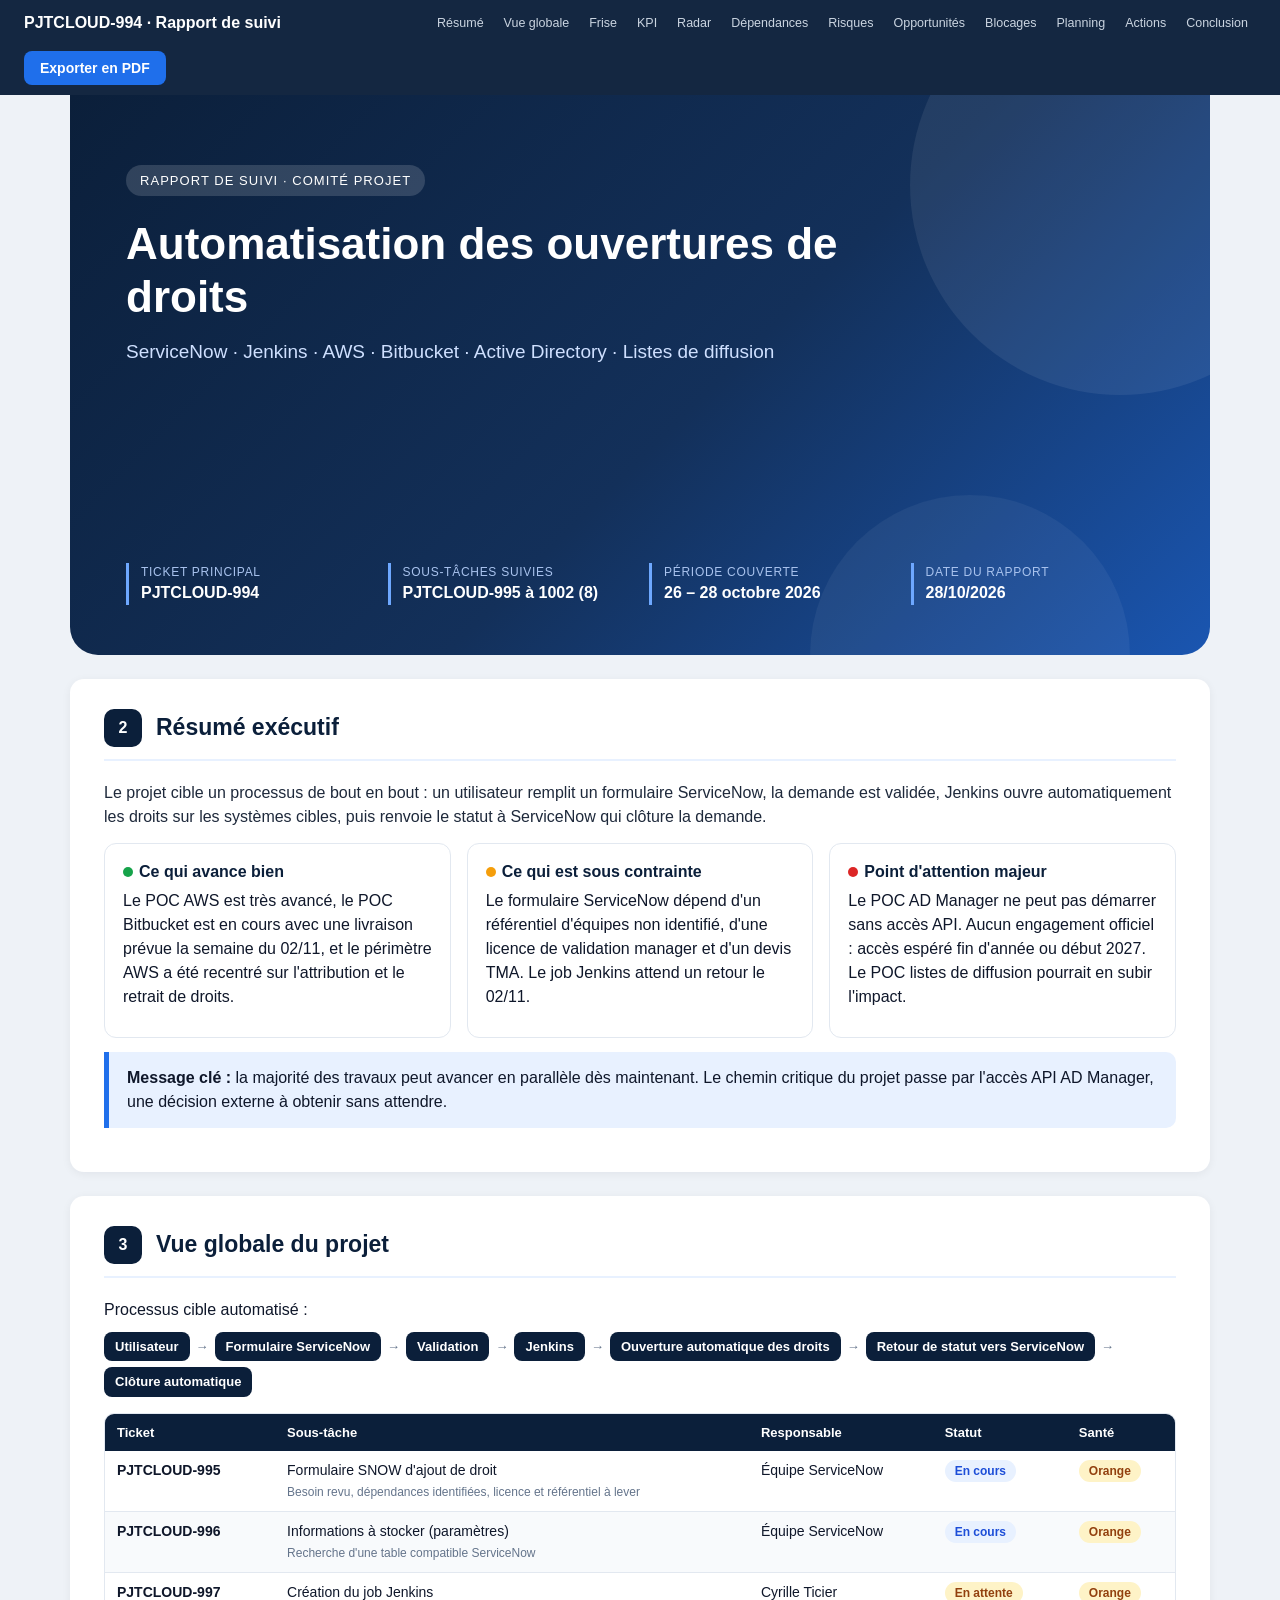
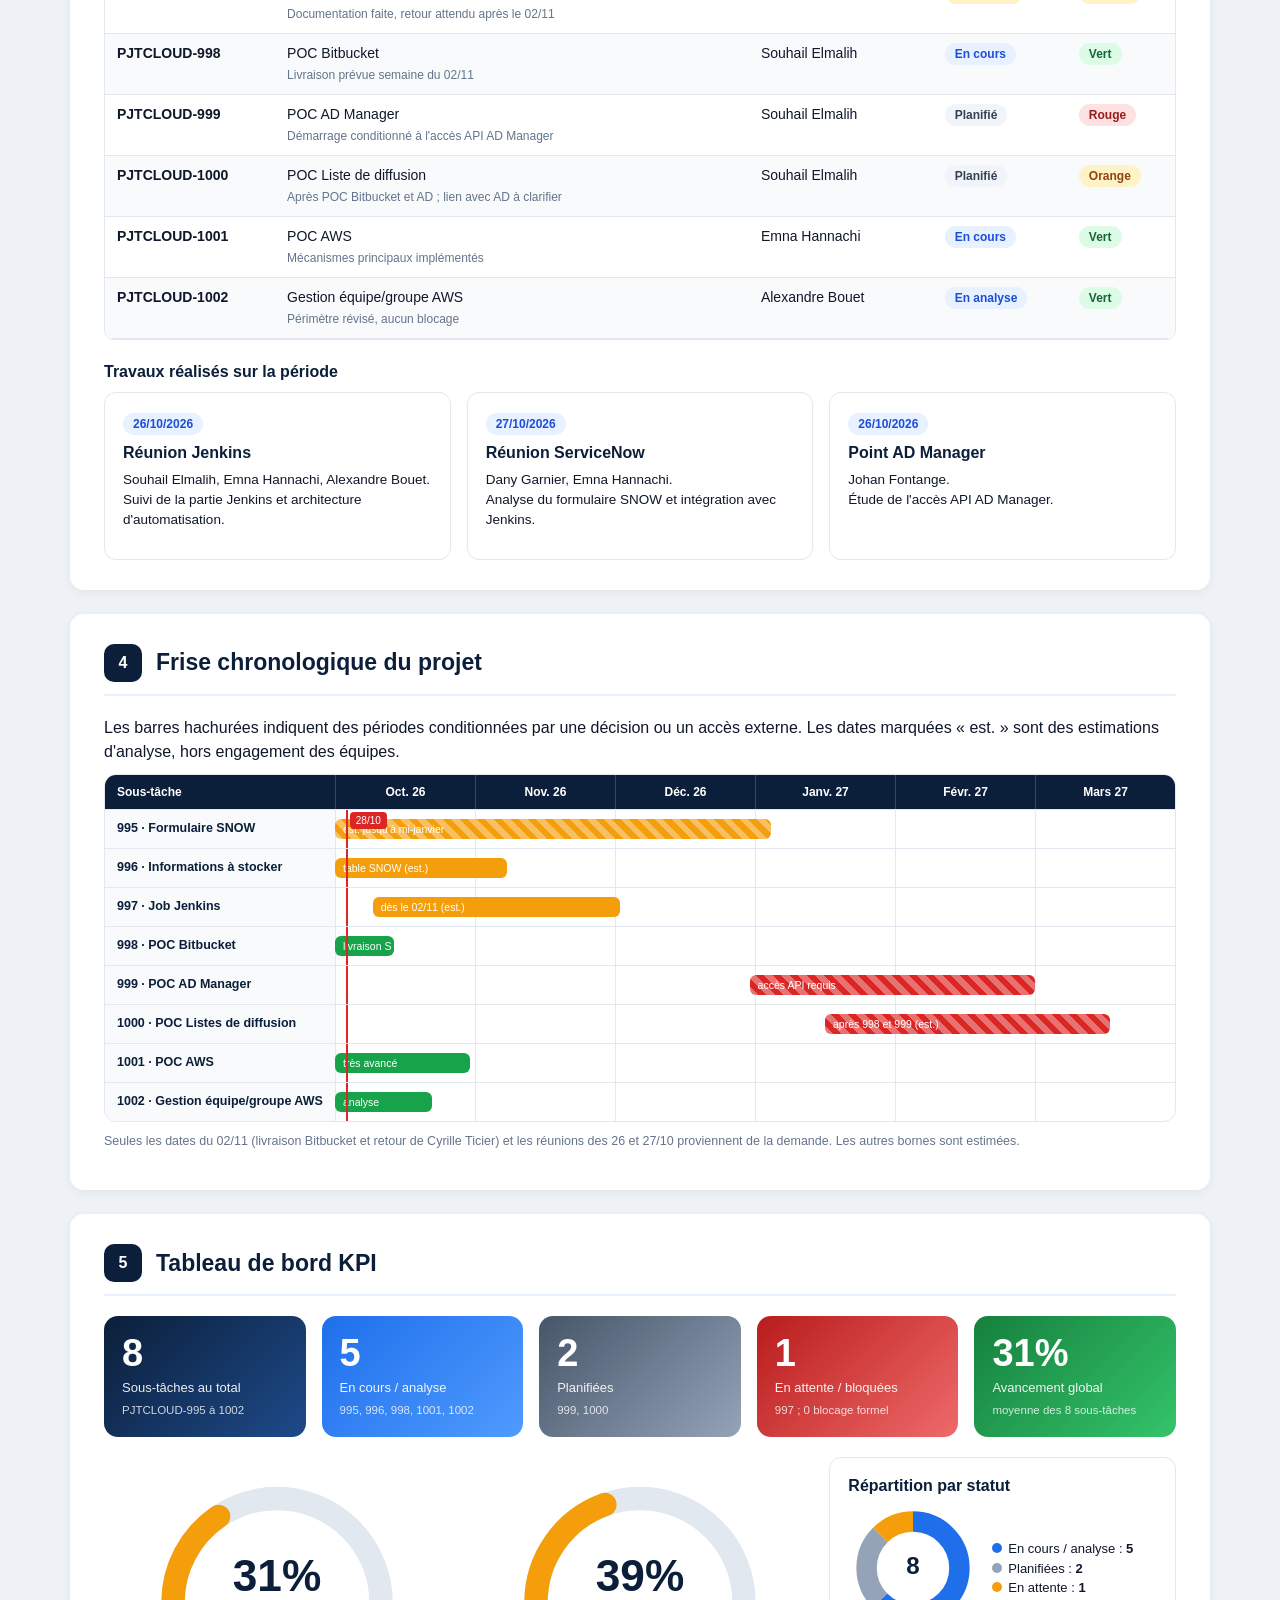
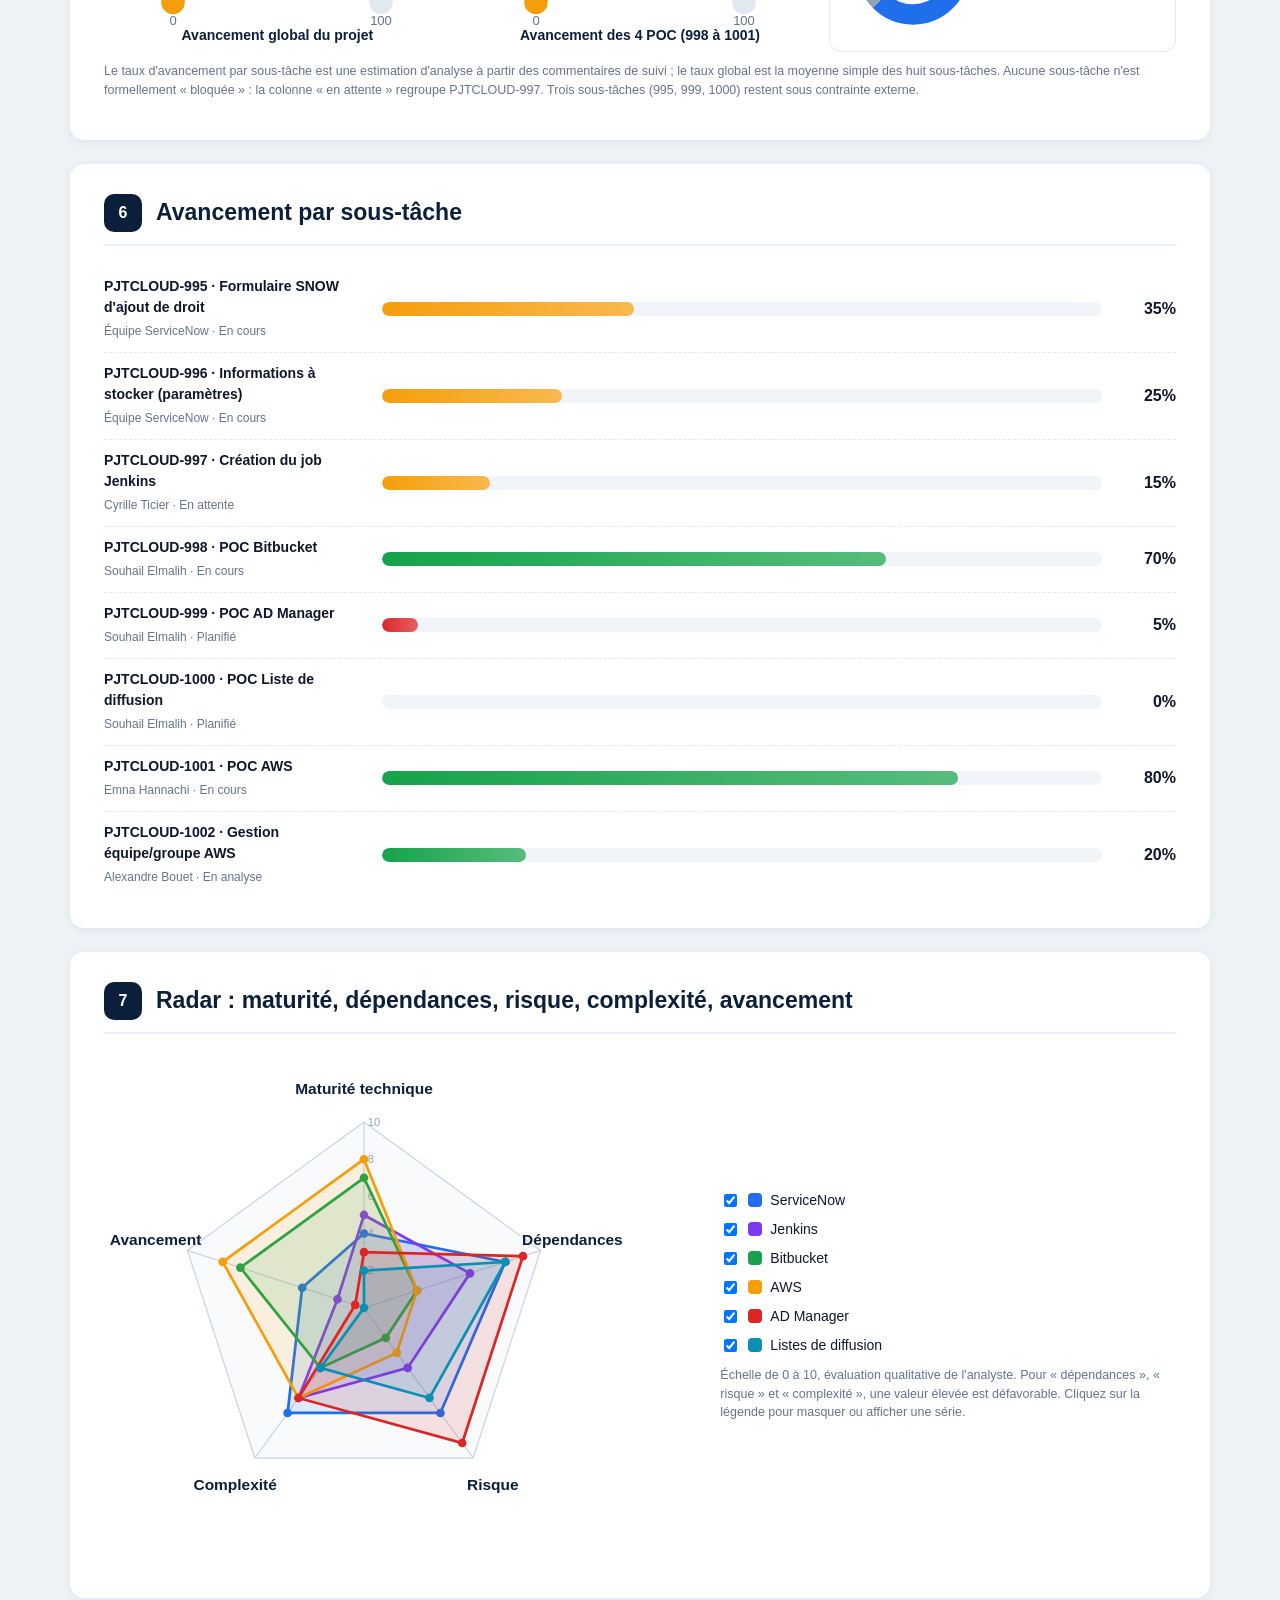
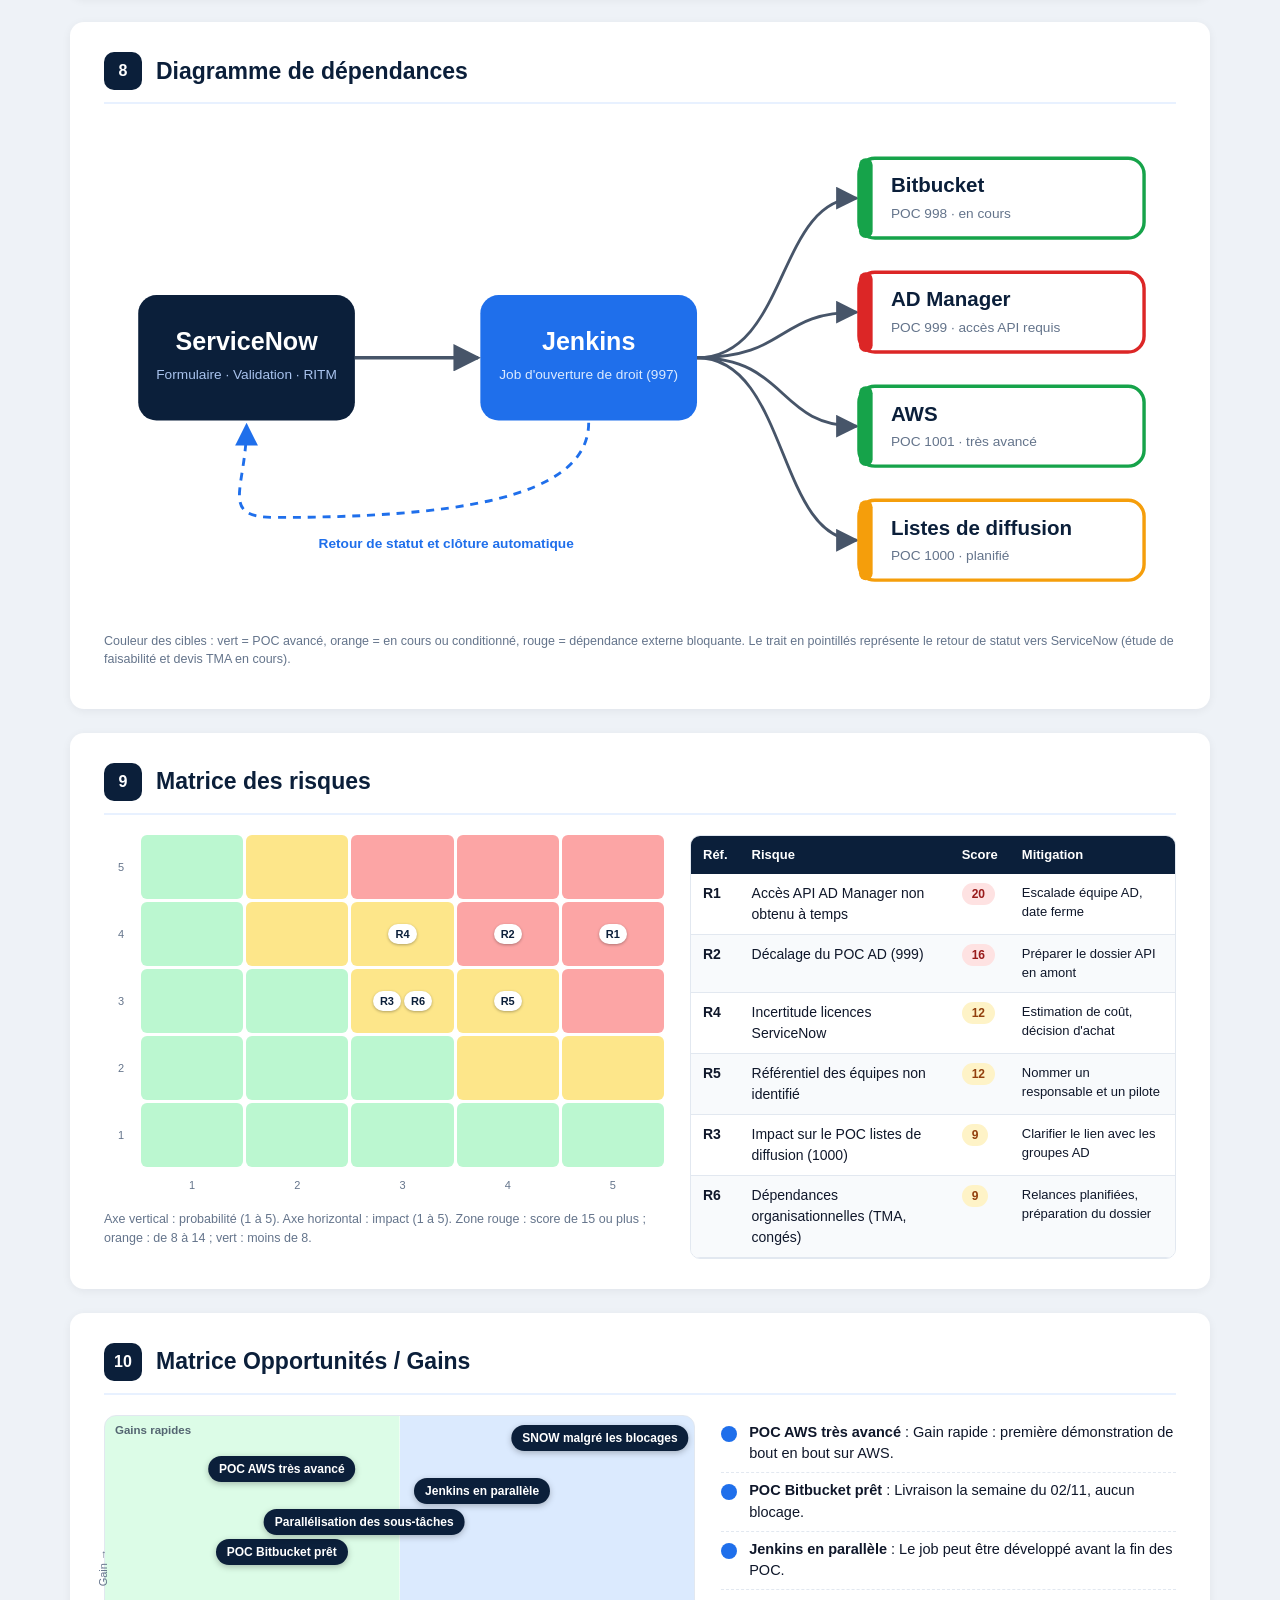
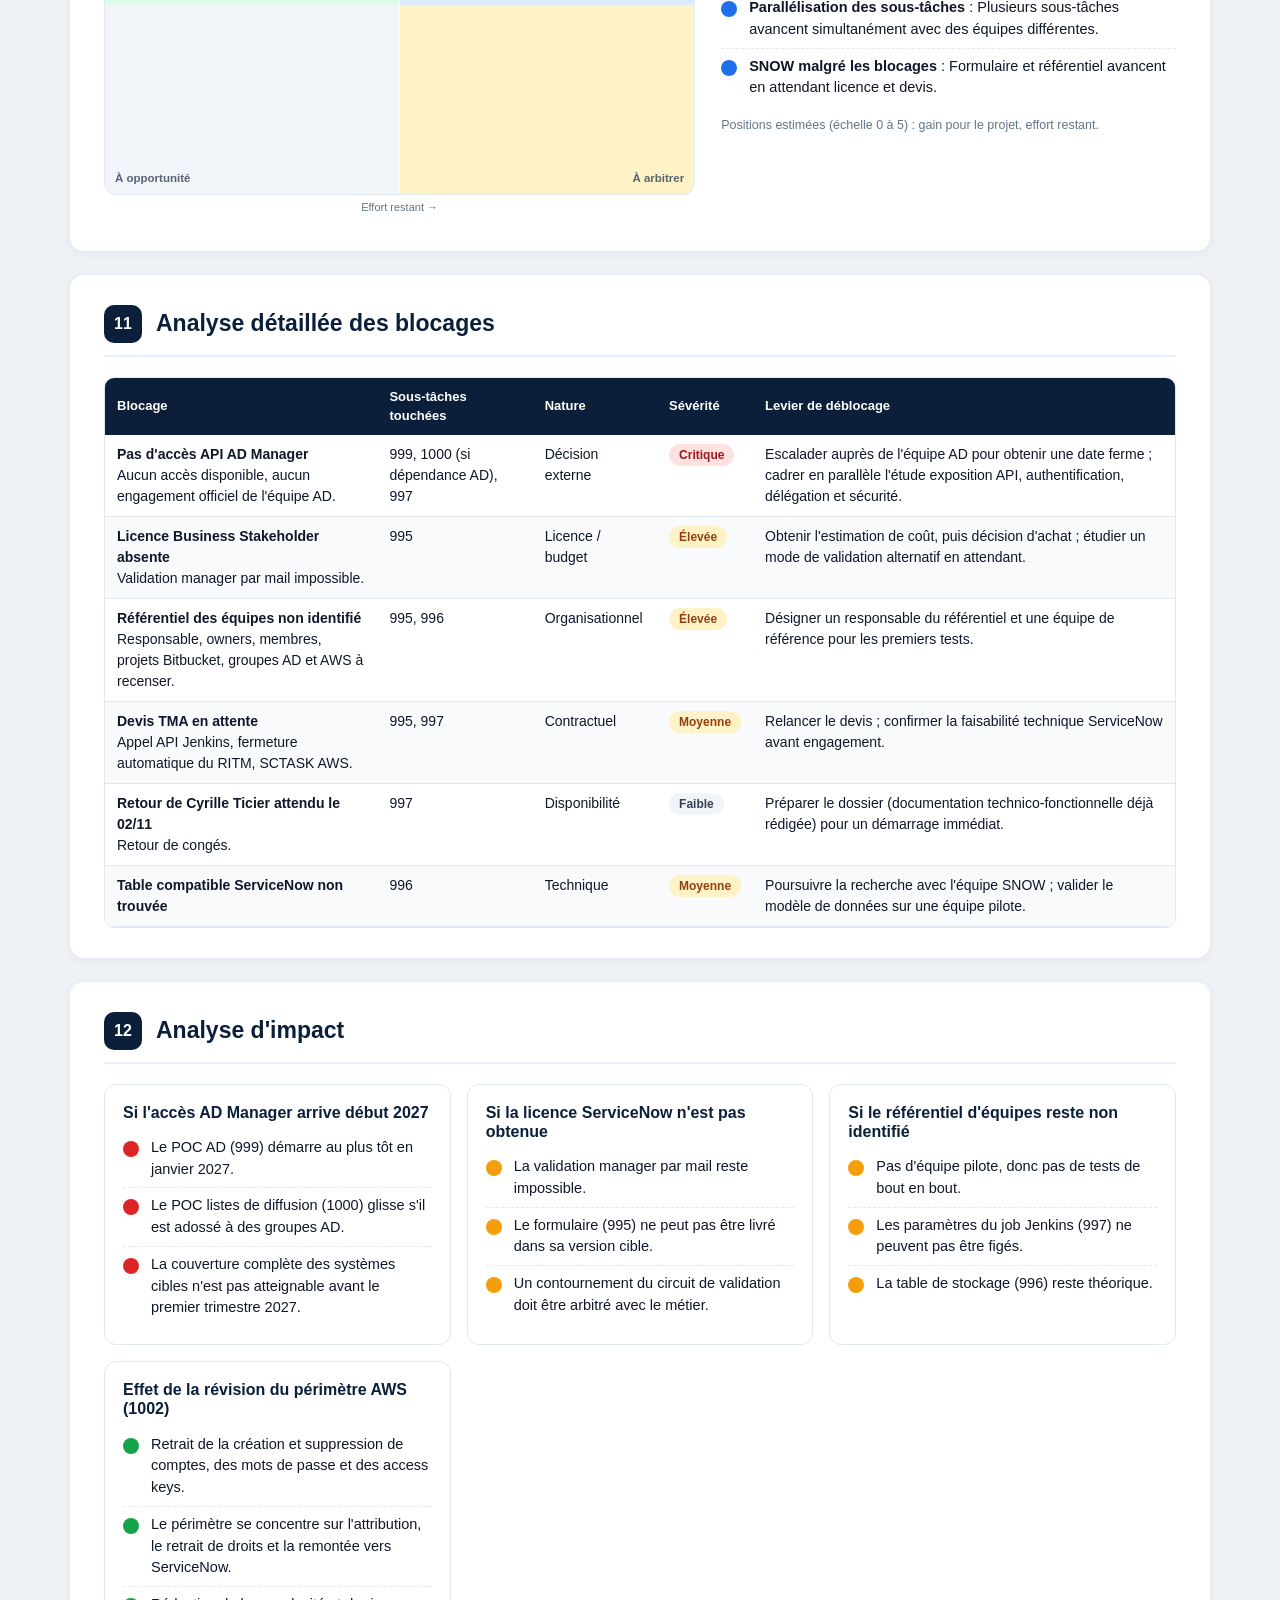
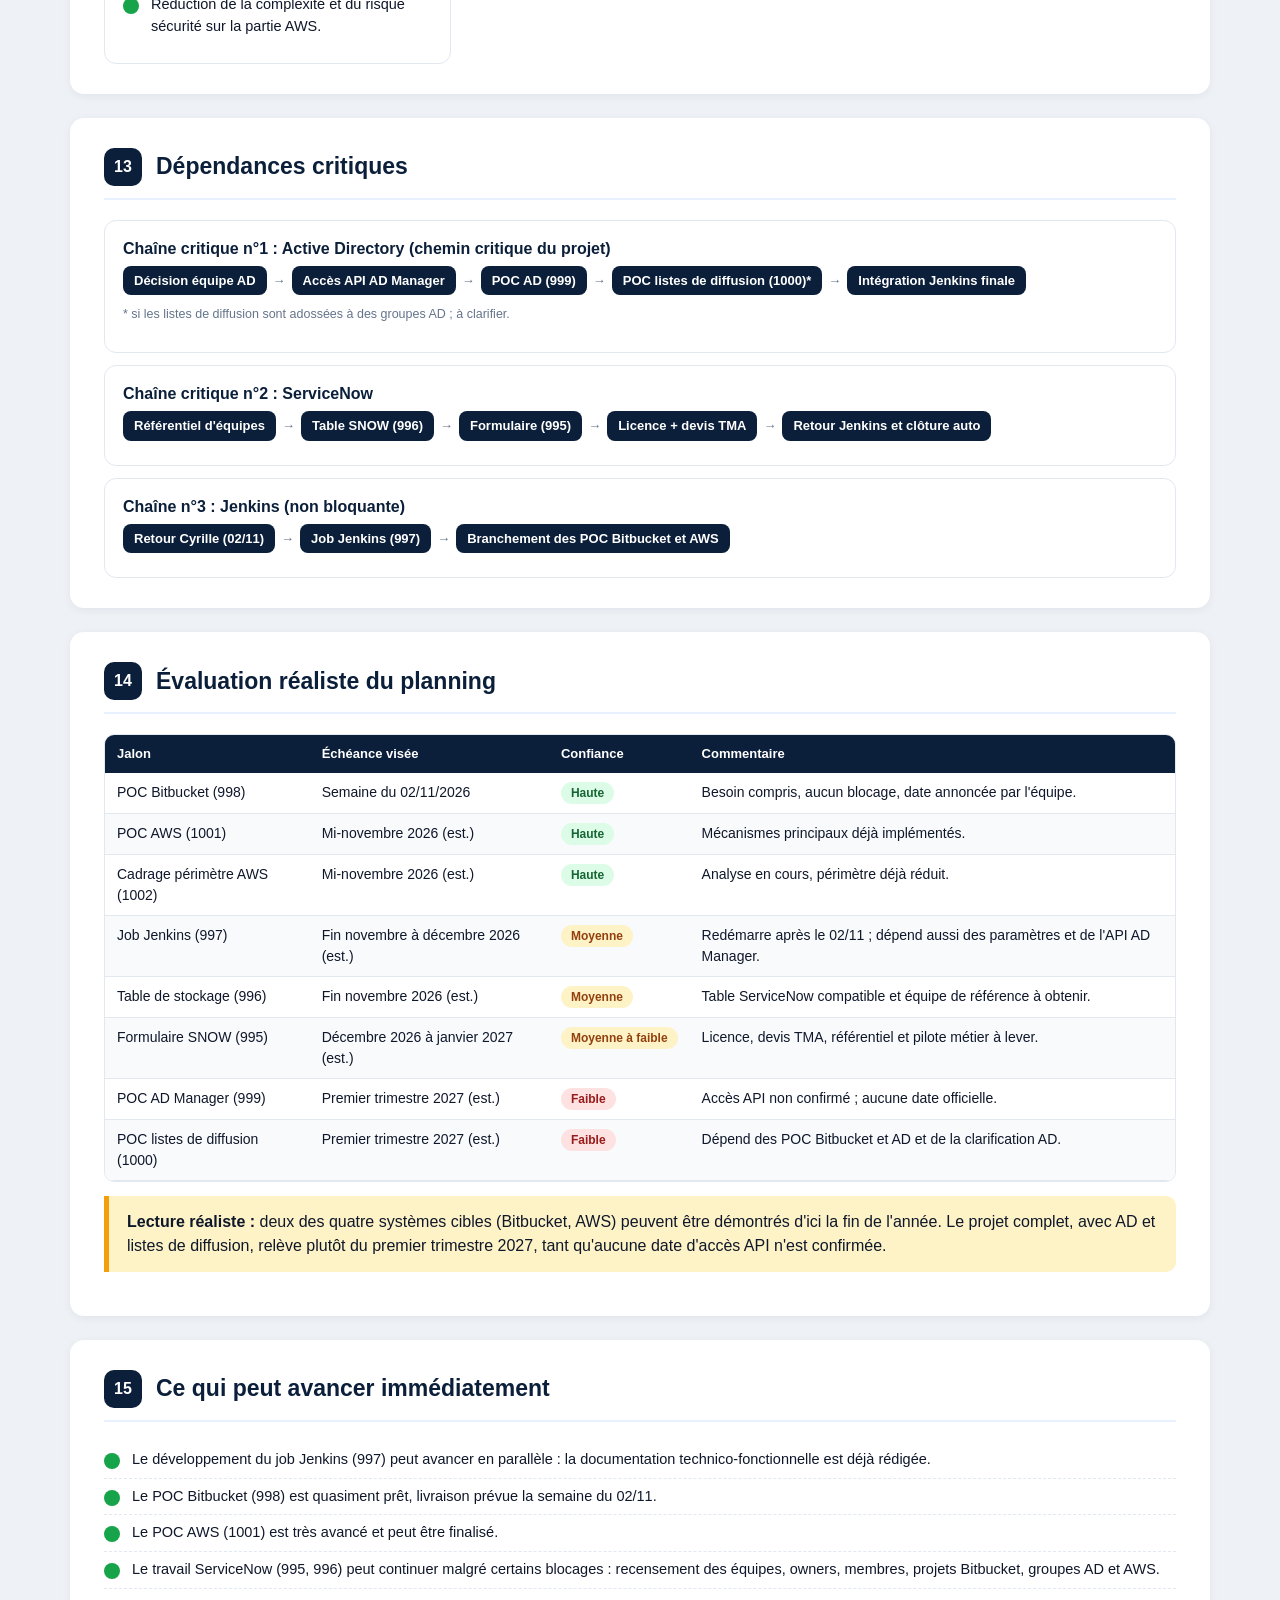
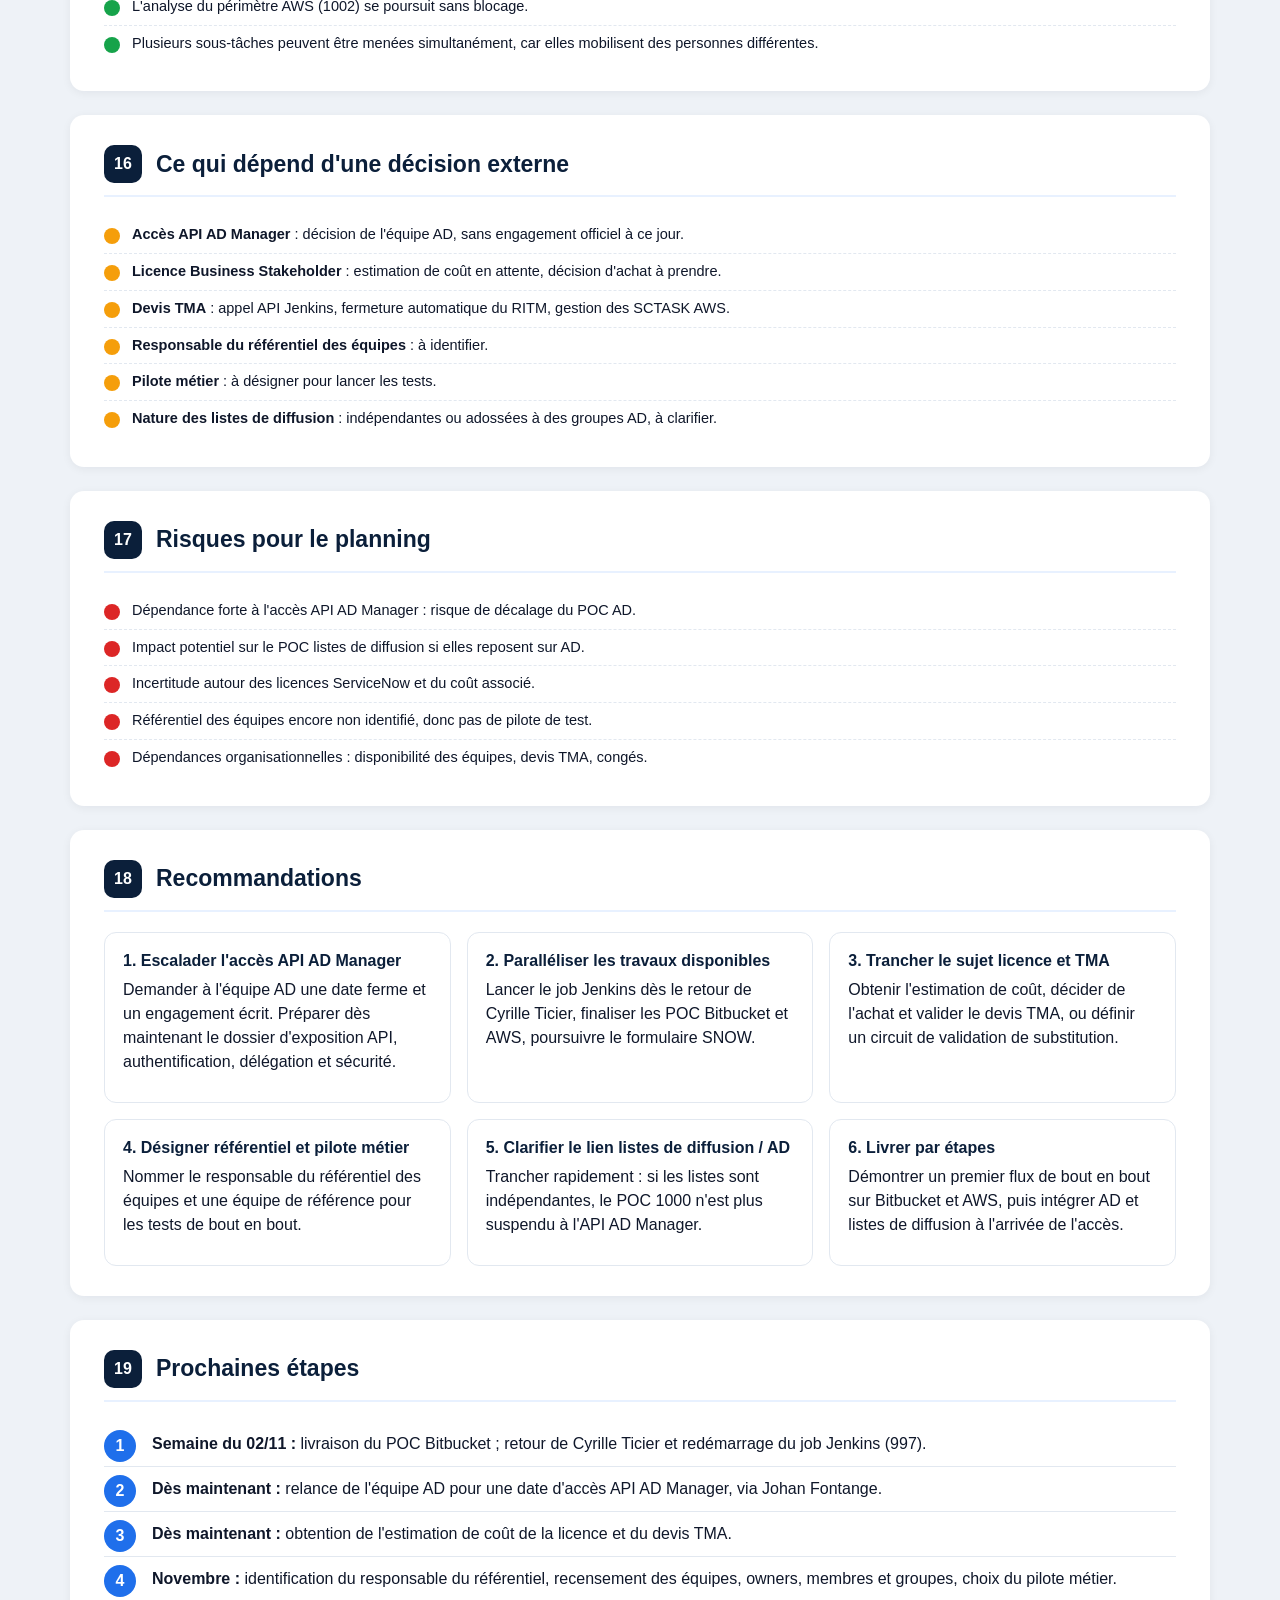
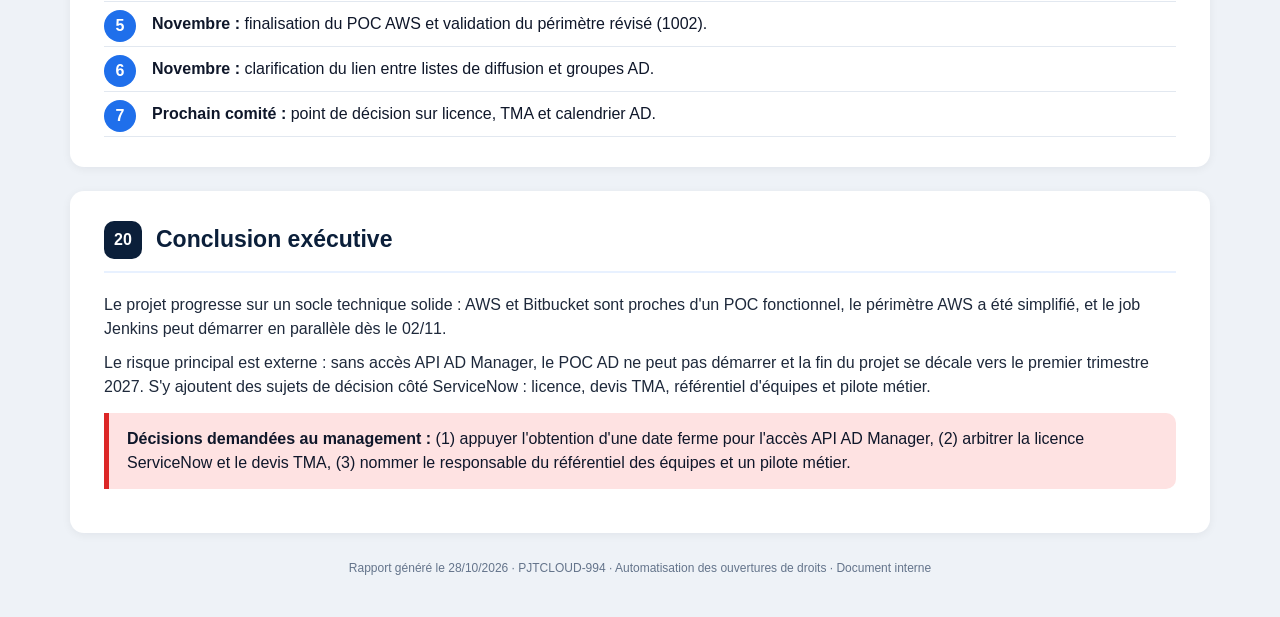
<file: resultat.html>
<!DOCTYPE html>
<html lang="fr">
<head>
<meta charset="UTF-8">
<meta name="viewport" content="width=device-width, initial-scale=1">
<title>Rapport de suivi – Automatisation des ouvertures de droits (PJTCLOUD-994)</title>
<style>
:root{
  --navy:#0b1f3a; --navy2:#13305a; --blue:#1f6feb; --sky:#e8f1ff;
  --green:#16a34a; --green-l:#dcfce7; --orange:#f59e0b; --orange-l:#fef3c7;
  --red:#dc2626; --red-l:#fee2e2; --grey:#64748b; --grey-l:#f1f5f9;
  --line:#e2e8f0; --text:#0f172a; --radius:14px;
}
*{box-sizing:border-box}
html{scroll-behavior:smooth}
body{margin:0;font-family:"Segoe UI",Roboto,Helvetica,Arial,sans-serif;color:var(--text);background:#eef2f7;line-height:1.5;-webkit-print-color-adjust:exact;print-color-adjust:exact}
.page{max-width:1180px;margin:0 auto;padding:0 20px 40px}
h1,h2,h3,h4{margin:0;line-height:1.2}
.toolbar{position:sticky;top:0;z-index:20;background:rgba(11,31,58,.96);color:#fff;display:flex;gap:14px;align-items:center;justify-content:space-between;padding:10px 24px;flex-wrap:wrap}
.toolbar nav{display:flex;gap:4px;flex-wrap:wrap;font-size:12.5px}
.toolbar nav a{color:#cbd5e1;text-decoration:none;padding:4px 8px;border-radius:6px}
.toolbar nav a:hover{background:rgba(255,255,255,.12);color:#fff}
.btn{background:var(--blue);color:#fff;border:0;border-radius:8px;padding:9px 16px;font-weight:600;cursor:pointer;font-size:14px}
.btn:hover{background:#1558c0}

/* cover */
.cover{background:linear-gradient(135deg,var(--navy) 0%,var(--navy2) 55%,#1f6feb 130%);color:#fff;border-radius:0 0 28px 28px;padding:70px 56px 50px;min-height:560px;display:flex;flex-direction:column;justify-content:space-between;position:relative;overflow:hidden}
.cover::after{content:"";position:absolute;right:-120px;top:-120px;width:420px;height:420px;border-radius:50%;background:rgba(255,255,255,.07)}
.cover::before{content:"";position:absolute;right:80px;bottom:-160px;width:320px;height:320px;border-radius:50%;background:rgba(255,255,255,.05)}
.cover .tag{display:inline-block;background:rgba(255,255,255,.15);padding:6px 14px;border-radius:999px;font-size:13px;letter-spacing:.08em;text-transform:uppercase}
.cover h1{font-size:44px;margin:22px 0 14px;max-width:760px}
.cover .sub{font-size:19px;color:#cfe0ff;max-width:700px}
.cover .meta{display:grid;grid-template-columns:repeat(auto-fit,minmax(190px,1fr));gap:18px;margin-top:46px;position:relative;z-index:1}
.cover .meta div{border-left:3px solid #6ea8ff;padding-left:12px}
.cover .meta small{display:block;color:#a9c3ee;font-size:12px;text-transform:uppercase;letter-spacing:.06em}
.cover .meta b{font-size:16px}

/* sections */
section{background:#fff;border-radius:var(--radius);box-shadow:0 2px 10px rgba(15,23,42,.06);padding:30px 34px;margin-top:24px}
.sec-head{display:flex;align-items:center;gap:14px;margin-bottom:20px;padding-bottom:12px;border-bottom:2px solid var(--sky)}
.sec-num{background:var(--navy);color:#fff;width:38px;height:38px;border-radius:10px;display:grid;place-items:center;font-weight:700;flex:none}
.sec-head h2{font-size:23px;color:var(--navy)}
p{margin:0 0 10px}
.lead{font-size:16px;color:#1e293b}
.grid{display:grid;gap:16px}
.g2{grid-template-columns:repeat(auto-fit,minmax(320px,1fr))}
.g3{grid-template-columns:repeat(auto-fit,minmax(250px,1fr))}
.g5{grid-template-columns:repeat(auto-fit,minmax(170px,1fr))}
.card{border:1px solid var(--line);border-radius:12px;padding:18px;background:#fff}
.card h3{font-size:16px;margin-bottom:8px;color:var(--navy)}
.note{font-size:12.5px;color:var(--grey);margin-top:10px}

/* badges */
.badge{display:inline-block;padding:2px 10px;border-radius:999px;font-size:12px;font-weight:600;white-space:nowrap}
.b-green{background:var(--green-l);color:#166534}
.b-orange{background:var(--orange-l);color:#92400e}
.b-red{background:var(--red-l);color:#991b1b}
.b-grey{background:var(--grey-l);color:#334155}
.b-blue{background:var(--sky);color:#1d4ed8}
.dot{display:inline-block;width:10px;height:10px;border-radius:50%;margin-right:6px}
.d-green{background:var(--green)}.d-orange{background:var(--orange)}.d-red{background:var(--red)}

/* KPI */
.kpi{border-radius:14px;padding:18px;color:#fff;position:relative;overflow:hidden}
.kpi .v{font-size:38px;font-weight:800;line-height:1}
.kpi .l{font-size:13px;opacity:.92;margin-top:6px}
.kpi small{display:block;opacity:.8;font-size:11.5px;margin-top:4px}
.k-navy{background:linear-gradient(135deg,#0b1f3a,#1e4a8a)}
.k-blue{background:linear-gradient(135deg,#1f6feb,#4f9bff)}
.k-green{background:linear-gradient(135deg,#15803d,#34c46b)}
.k-orange{background:linear-gradient(135deg,#d97706,#fbbf24)}
.k-red{background:linear-gradient(135deg,#b91c1c,#ef6a6a)}
.k-grey{background:linear-gradient(135deg,#475569,#94a3b8)}

/* tables */
table{width:100%;border-collapse:collapse;font-size:14px}
th{background:var(--navy);color:#fff;text-align:left;padding:9px 12px;font-weight:600;font-size:13px}
td{padding:9px 12px;border-bottom:1px solid var(--line);vertical-align:top}
tr:nth-child(even) td{background:#f8fafc}
.tbl-wrap{overflow-x:auto;border-radius:10px;border:1px solid var(--line)}

/* progress */
.prog-row{display:grid;grid-template-columns:minmax(220px,1.1fr) 3fr 60px;gap:14px;align-items:center;padding:10px 0;border-bottom:1px dashed var(--line)}
.prog-row:last-child{border-bottom:0}
.prog-name b{display:block;font-size:14px}
.prog-name span{font-size:12px;color:var(--grey)}
.bar{height:14px;background:var(--grey-l);border-radius:999px;overflow:hidden;position:relative}
.bar i{display:block;height:100%;width:0;border-radius:999px;transition:width 1.4s cubic-bezier(.2,.8,.2,1);background-image:linear-gradient(90deg,rgba(255,255,255,.0),rgba(255,255,255,.28),rgba(255,255,255,0));background-size:200% 100%;animation:shine 3s linear infinite}
@keyframes shine{to{background-position:-200% 0}}
.bar.green i{background-color:var(--green)}.bar.orange i{background-color:var(--orange)}.bar.red i{background-color:var(--red)}
.pct{font-weight:700;text-align:right}

/* gauge */
.gauge{text-align:center}
.gauge svg{width:100%;max-width:260px}
.gauge .arc{transition:stroke-dashoffset 1.6s cubic-bezier(.2,.8,.2,1)}
.gauge h4{margin-top:-8px;font-size:14px;color:var(--navy)}

/* radar */
.radar-box{display:grid;grid-template-columns:minmax(300px,1.3fr) 1fr;gap:24px;align-items:center}
.legend{display:flex;flex-direction:column;gap:8px;font-size:14px}
.legend label{display:flex;align-items:center;gap:8px;cursor:pointer;user-select:none}
.legend .sw{width:14px;height:14px;border-radius:4px;flex:none}
@media(max-width:820px){.radar-box{grid-template-columns:1fr}.prog-row{grid-template-columns:1fr 50px}.prog-row .bar{grid-column:1/-1;order:3}}

/* timeline gantt */
.gantt{position:relative;border:1px solid var(--line);border-radius:12px;overflow:hidden}
.g-head{display:grid;background:var(--navy);color:#fff;font-size:12px;font-weight:600}
.g-head div{padding:8px 0;text-align:center;border-left:1px solid rgba(255,255,255,.18)}
.g-row{display:grid;grid-template-columns:230px 1fr;border-top:1px solid var(--line);align-items:center}
.g-label{padding:8px 12px;font-size:12.5px;line-height:1.3;background:#f8fafc;height:100%;display:flex;flex-direction:column;justify-content:center}
.g-label b{color:var(--navy)}
.g-track{position:relative;height:38px;background-image:linear-gradient(90deg,var(--line) 1px,transparent 1px);background-size:calc(100%/6) 100%}
.g-bar{position:absolute;top:9px;height:20px;border-radius:6px;font-size:10.5px;color:#fff;padding:0 8px;line-height:20px;white-space:nowrap;overflow:hidden}
.g-bar.cond{background-image:repeating-linear-gradient(45deg,rgba(255,255,255,.35) 0 6px,transparent 6px 12px)!important}
.today{position:absolute;top:0;bottom:0;width:2px;background:var(--red);z-index:3}
.today span{position:absolute;top:2px;left:4px;background:var(--red);color:#fff;font-size:10px;padding:1px 6px;border-radius:4px}
.g-top{display:grid;grid-template-columns:230px 1fr}
.g-top > div:first-child{background:var(--navy);color:#fff;padding:8px 12px;font-size:12px;font-weight:600}

/* dependency */
.dep svg{width:100%;height:auto}
.dep text{font-family:inherit}

/* risk matrix */
.rm{display:grid;grid-template-columns:34px repeat(5,1fr);grid-template-rows:repeat(5,64px) 30px;gap:3px;max-width:560px}
.rm .cell{border-radius:6px;display:flex;flex-wrap:wrap;gap:3px;align-items:center;justify-content:center;padding:3px}
.rm .ax{font-size:11px;color:var(--grey);display:grid;place-items:center}
.rb{background:#fff;color:var(--navy);font-weight:700;font-size:11px;border-radius:999px;padding:2px 7px;box-shadow:0 1px 3px rgba(0,0,0,.3)}
.c-g{background:#bbf7d0}.c-o{background:#fde68a}.c-r{background:#fca5a5}
.rm-wrap{display:grid;grid-template-columns:minmax(300px,560px) 1fr;gap:26px;align-items:start}
@media(max-width:900px){.rm-wrap{grid-template-columns:1fr}}

/* opp matrix */
.om{position:relative;height:380px;border:1px solid var(--line);border-radius:12px;background:
 linear-gradient(#dcfce7,#dcfce7) 0 0/50% 50% no-repeat,
 linear-gradient(#dbeafe,#dbeafe) 100% 0/50% 50% no-repeat,
 linear-gradient(#f1f5f9,#f1f5f9) 0 100%/50% 50% no-repeat,
 linear-gradient(#fef3c7,#fef3c7) 100% 100%/50% 50% no-repeat}
.om .q{position:absolute;font-size:11.5px;font-weight:700;color:#334155;opacity:.8;padding:6px 10px}
.om .pt{position:absolute;transform:translate(-50%,50%);background:var(--navy);color:#fff;border-radius:999px;padding:4px 11px;font-size:12px;font-weight:600;box-shadow:0 2px 6px rgba(0,0,0,.25);white-space:nowrap}
.om .ylab,.om .xlab{position:absolute;font-size:11px;color:var(--grey)}
.om .ylab{left:-4px;top:50%;transform:rotate(-90deg) translateX(50%);transform-origin:left top;margin-left:-6px}
.om .xlab{bottom:-22px;left:50%;transform:translateX(-50%)}

/* lists */
ul.chk{list-style:none;padding:0;margin:0}
ul.chk li{padding:7px 0 7px 28px;position:relative;border-bottom:1px dashed var(--line);font-size:14.5px}
ul.chk li:last-child{border:0}
ul.chk li::before{content:"";position:absolute;left:0;top:11px;width:16px;height:16px;border-radius:50%;background:var(--green)}
ul.chk.o li::before{background:var(--orange)}
ul.chk.r li::before{background:var(--red)}
ul.chk.b li::before{background:var(--blue)}
.callout{border-left:5px solid var(--blue);background:var(--sky);padding:14px 18px;border-radius:0 10px 10px 0;margin:14px 0}
.callout.warn{border-color:var(--orange);background:var(--orange-l)}
.callout.crit{border-color:var(--red);background:var(--red-l)}
.chain{display:flex;flex-wrap:wrap;align-items:center;gap:6px;font-size:13px;margin:6px 0}
.chain span.n{background:var(--navy);color:#fff;padding:5px 11px;border-radius:8px;font-weight:600}
.chain span.a{color:var(--grey);font-weight:700}
.steps{counter-reset:s;list-style:none;padding:0;margin:0}
.steps li{counter-increment:s;padding:10px 0 10px 48px;position:relative;border-bottom:1px solid var(--line)}
.steps li::before{content:counter(s);position:absolute;left:0;top:8px;width:32px;height:32px;border-radius:50%;background:var(--blue);color:#fff;display:grid;place-items:center;font-weight:700}
footer{text-align:center;color:var(--grey);font-size:12px;margin-top:26px}

@media print{
  @page{size:A4;margin:11mm}
  body{background:#fff;font-size:11.5px}
  .toolbar{display:none}
  .page{max-width:none;padding:0}
  .cover{border-radius:0;min-height:255mm;page-break-after:always}
  section{box-shadow:none;border:1px solid var(--line);padding:16px 18px;margin-top:12px;break-inside:avoid-page;page-break-inside:avoid}
  section.allow-break{break-inside:auto;page-break-inside:auto}
  .card,.kpi,tr,.g-row,.prog-row{break-inside:avoid}
  .bar i{animation:none;transition:none}
  .gauge .arc{transition:none}
  .pb{page-break-before:always}
  a{color:inherit;text-decoration:none}
}
</style>
</head>
<body>

<div class="toolbar">
  <strong>PJTCLOUD-994 · Rapport de suivi</strong>
  <nav>
    <a href="#resume">Résumé</a><a href="#vue">Vue globale</a><a href="#frise">Frise</a><a href="#kpi">KPI</a>
    <a href="#radar">Radar</a><a href="#deps">Dépendances</a><a href="#risques">Risques</a><a href="#opps">Opportunités</a>
    <a href="#blocages">Blocages</a><a href="#planning">Planning</a><a href="#actions">Actions</a><a href="#conclusion">Conclusion</a>
  </nav>
  <button class="btn" onclick="window.print()">Exporter en PDF</button>
</div>

<div class="page">

<!-- 1. COUVERTURE -->
<header class="cover">
  <div style="position:relative;z-index:1">
    <span class="tag">Rapport de suivi · Comité projet</span>
    <h1>Automatisation des ouvertures de droits</h1>
    <div class="sub">ServiceNow · Jenkins · AWS · Bitbucket · Active Directory · Listes de diffusion</div>
  </div>
  <div class="meta">
    <div><small>Ticket principal</small><b>PJTCLOUD-994</b></div>
    <div><small>Sous-tâches suivies</small><b>PJTCLOUD-995 à 1002 (8)</b></div>
    <div><small>Période couverte</small><b>26 – 28 octobre 2026</b></div>
    <div><small>Date du rapport</small><b>28/10/2026</b></div>
  </div>
</header>

<!-- 2. RESUME EXECUTIF -->
<section id="resume">
  <div class="sec-head"><div class="sec-num">2</div><h2>Résumé exécutif</h2></div>
  <p class="lead">Le projet cible un processus de bout en bout : un utilisateur remplit un formulaire ServiceNow, la demande est validée, Jenkins ouvre automatiquement les droits sur les systèmes cibles, puis renvoie le statut à ServiceNow qui clôture la demande.</p>
  <div class="grid g3" style="margin-top:14px">
    <div class="card"><h3><span class="dot d-green"></span>Ce qui avance bien</h3>
      <p>Le POC AWS est très avancé, le POC Bitbucket est en cours avec une livraison prévue la semaine du 02/11, et le périmètre AWS a été recentré sur l'attribution et le retrait de droits.</p></div>
    <div class="card"><h3><span class="dot d-orange"></span>Ce qui est sous contrainte</h3>
      <p>Le formulaire ServiceNow dépend d'un référentiel d'équipes non identifié, d'une licence de validation manager et d'un devis TMA. Le job Jenkins attend un retour le 02/11.</p></div>
    <div class="card"><h3><span class="dot d-red"></span>Point d'attention majeur</h3>
      <p>Le POC AD Manager ne peut pas démarrer sans accès API. Aucun engagement officiel : accès espéré fin d'année ou début 2027. Le POC listes de diffusion pourrait en subir l'impact.</p></div>
  </div>
  <div class="callout"><b>Message clé :</b> la majorité des travaux peut avancer en parallèle dès maintenant. Le chemin critique du projet passe par l'accès API AD Manager, une décision externe à obtenir sans attendre.</div>
</section>

<!-- 3. VUE GLOBALE -->
<section id="vue">
  <div class="sec-head"><div class="sec-num">3</div><h2>Vue globale du projet</h2></div>
  <p>Processus cible automatisé :</p>
  <div class="chain">
    <span class="n">Utilisateur</span><span class="a">→</span><span class="n">Formulaire ServiceNow</span><span class="a">→</span><span class="n">Validation</span><span class="a">→</span><span class="n">Jenkins</span><span class="a">→</span><span class="n">Ouverture automatique des droits</span><span class="a">→</span><span class="n">Retour de statut vers ServiceNow</span><span class="a">→</span><span class="n">Clôture automatique</span>
  </div>
  <div class="tbl-wrap" style="margin-top:16px"><table>
    <thead><tr><th>Ticket</th><th>Sous-tâche</th><th>Responsable</th><th>Statut</th><th>Santé</th></tr></thead>
    <tbody id="tbl-overview"></tbody>
  </table></div>
  <h3 style="margin:22px 0 10px;font-size:16px;color:var(--navy)">Travaux réalisés sur la période</h3>
  <div class="grid g3">
    <div class="card"><span class="badge b-blue">26/10/2026</span><h3 style="margin-top:8px">Réunion Jenkins</h3><p style="font-size:13.5px">Souhail Elmalih, Emna Hannachi, Alexandre Bouet.<br>Suivi de la partie Jenkins et architecture d'automatisation.</p></div>
    <div class="card"><span class="badge b-blue">27/10/2026</span><h3 style="margin-top:8px">Réunion ServiceNow</h3><p style="font-size:13.5px">Dany Garnier, Emna Hannachi.<br>Analyse du formulaire SNOW et intégration avec Jenkins.</p></div>
    <div class="card"><span class="badge b-blue">26/10/2026</span><h3 style="margin-top:8px">Point AD Manager</h3><p style="font-size:13.5px">Johan Fontange.<br>Étude de l'accès API AD Manager.</p></div>
  </div>
</section>

<!-- 4. FRISE -->
<section id="frise" class="allow-break">
  <div class="sec-head"><div class="sec-num">4</div><h2>Frise chronologique du projet</h2></div>
  <p>Les barres hachurées indiquent des périodes conditionnées par une décision ou un accès externe. Les dates marquées « est. » sont des estimations d'analyse, hors engagement des équipes.</p>
  <div id="gantt"></div>
  <p class="note">Seules les dates du 02/11 (livraison Bitbucket et retour de Cyrille Ticier) et les réunions des 26 et 27/10 proviennent de la demande. Les autres bornes sont estimées.</p>
</section>

<!-- 5. KPI -->
<section id="kpi">
  <div class="sec-head"><div class="sec-num">5</div><h2>Tableau de bord KPI</h2></div>
  <div class="grid g5" id="kpis"></div>
  <div class="grid g3" style="margin-top:20px;align-items:center">
    <div class="gauge" id="gauge1"></div>
    <div class="gauge" id="gauge2"></div>
    <div class="card"><h3>Répartition par statut</h3><div id="donut" style="display:flex;gap:14px;align-items:center;flex-wrap:wrap"></div></div>
  </div>
  <p class="note">Le taux d'avancement par sous-tâche est une estimation d'analyse à partir des commentaires de suivi ; le taux global est la moyenne simple des huit sous-tâches. Aucune sous-tâche n'est formellement « bloquée » : la colonne « en attente » regroupe PJTCLOUD-997. Trois sous-tâches (995, 999, 1000) restent sous contrainte externe.</p>
</section>

<!-- 6. PROGRESS BARS -->
<section id="progress">
  <div class="sec-head"><div class="sec-num">6</div><h2>Avancement par sous-tâche</h2></div>
  <div id="bars"></div>
</section>

<!-- 7. RADAR -->
<section id="radar">
  <div class="sec-head"><div class="sec-num">7</div><h2>Radar : maturité, dépendances, risque, complexité, avancement</h2></div>
  <div class="radar-box">
    <div id="radarSvg"></div>
    <div>
      <div class="legend" id="radarLegend"></div>
      <p class="note">Échelle de 0 à 10, évaluation qualitative de l'analyste. Pour « dépendances », « risque » et « complexité », une valeur élevée est défavorable. Cliquez sur la légende pour masquer ou afficher une série.</p>
    </div>
  </div>
</section>

<!-- 8. DEPENDANCES -->
<section id="deps">
  <div class="sec-head"><div class="sec-num">8</div><h2>Diagramme de dépendances</h2></div>
  <div class="dep" id="depSvg"></div>
  <p class="note">Couleur des cibles : vert = POC avancé, orange = en cours ou conditionné, rouge = dépendance externe bloquante. Le trait en pointillés représente le retour de statut vers ServiceNow (étude de faisabilité et devis TMA en cours).</p>
</section>

<!-- 9. RISQUES -->
<section id="risques">
  <div class="sec-head"><div class="sec-num">9</div><h2>Matrice des risques</h2></div>
  <div class="rm-wrap">
    <div id="riskMatrix"></div>
    <div id="riskList"></div>
  </div>
</section>

<!-- 10. OPPORTUNITES -->
<section id="opps">
  <div class="sec-head"><div class="sec-num">10</div><h2>Matrice Opportunités / Gains</h2></div>
  <div class="rm-wrap" style="grid-template-columns:minmax(300px,1.3fr) 1fr">
    <div style="padding-bottom:26px"><div class="om" id="oppMatrix"></div></div>
    <div id="oppList"></div>
  </div>
</section>

<!-- 11. BLOCAGES -->
<section id="blocages" class="allow-break">
  <div class="sec-head"><div class="sec-num">11</div><h2>Analyse détaillée des blocages</h2></div>
  <div class="tbl-wrap"><table>
    <thead><tr><th>Blocage</th><th>Sous-tâches touchées</th><th>Nature</th><th>Sévérité</th><th>Levier de déblocage</th></tr></thead>
    <tbody>
      <tr><td><b>Pas d'accès API AD Manager</b><br>Aucun accès disponible, aucun engagement officiel de l'équipe AD.</td><td>999, 1000 (si dépendance AD), 997</td><td>Décision externe</td><td><span class="badge b-red">Critique</span></td><td>Escalader auprès de l'équipe AD pour obtenir une date ferme ; cadrer en parallèle l'étude exposition API, authentification, délégation et sécurité.</td></tr>
      <tr><td><b>Licence Business Stakeholder absente</b><br>Validation manager par mail impossible.</td><td>995</td><td>Licence / budget</td><td><span class="badge b-orange">Élevée</span></td><td>Obtenir l'estimation de coût, puis décision d'achat ; étudier un mode de validation alternatif en attendant.</td></tr>
      <tr><td><b>Référentiel des équipes non identifié</b><br>Responsable, owners, membres, projets Bitbucket, groupes AD et AWS à recenser.</td><td>995, 996</td><td>Organisationnel</td><td><span class="badge b-orange">Élevée</span></td><td>Désigner un responsable du référentiel et une équipe de référence pour les premiers tests.</td></tr>
      <tr><td><b>Devis TMA en attente</b><br>Appel API Jenkins, fermeture automatique du RITM, SCTASK AWS.</td><td>995, 997</td><td>Contractuel</td><td><span class="badge b-orange">Moyenne</span></td><td>Relancer le devis ; confirmer la faisabilité technique ServiceNow avant engagement.</td></tr>
      <tr><td><b>Retour de Cyrille Ticier attendu le 02/11</b><br>Retour de congés.</td><td>997</td><td>Disponibilité</td><td><span class="badge b-grey">Faible</span></td><td>Préparer le dossier (documentation technico-fonctionnelle déjà rédigée) pour un démarrage immédiat.</td></tr>
      <tr><td><b>Table compatible ServiceNow non trouvée</b></td><td>996</td><td>Technique</td><td><span class="badge b-orange">Moyenne</span></td><td>Poursuivre la recherche avec l'équipe SNOW ; valider le modèle de données sur une équipe pilote.</td></tr>
    </tbody>
  </table></div>
</section>

<!-- 12. IMPACT -->
<section id="impact">
  <div class="sec-head"><div class="sec-num">12</div><h2>Analyse d'impact</h2></div>
  <div class="grid g2">
    <div class="card"><h3>Si l'accès AD Manager arrive début 2027</h3>
      <ul class="chk r"><li>Le POC AD (999) démarre au plus tôt en janvier 2027.</li><li>Le POC listes de diffusion (1000) glisse s'il est adossé à des groupes AD.</li><li>La couverture complète des systèmes cibles n'est pas atteignable avant le premier trimestre 2027.</li></ul></div>
    <div class="card"><h3>Si la licence ServiceNow n'est pas obtenue</h3>
      <ul class="chk o"><li>La validation manager par mail reste impossible.</li><li>Le formulaire (995) ne peut pas être livré dans sa version cible.</li><li>Un contournement du circuit de validation doit être arbitré avec le métier.</li></ul></div>
    <div class="card"><h3>Si le référentiel d'équipes reste non identifié</h3>
      <ul class="chk o"><li>Pas d'équipe pilote, donc pas de tests de bout en bout.</li><li>Les paramètres du job Jenkins (997) ne peuvent pas être figés.</li><li>La table de stockage (996) reste théorique.</li></ul></div>
    <div class="card"><h3>Effet de la révision du périmètre AWS (1002)</h3>
      <ul class="chk"><li>Retrait de la création et suppression de comptes, des mots de passe et des access keys.</li><li>Le périmètre se concentre sur l'attribution, le retrait de droits et la remontée vers ServiceNow.</li><li>Réduction de la complexité et du risque sécurité sur la partie AWS.</li></ul></div>
  </div>
</section>

<!-- 13. DEPENDANCES CRITIQUES -->
<section id="critiques">
  <div class="sec-head"><div class="sec-num">13</div><h2>Dépendances critiques</h2></div>
  <div class="card" style="margin-bottom:12px"><h3>Chaîne critique n°1 : Active Directory (chemin critique du projet)</h3>
    <div class="chain"><span class="n">Décision équipe AD</span><span class="a">→</span><span class="n">Accès API AD Manager</span><span class="a">→</span><span class="n">POC AD (999)</span><span class="a">→</span><span class="n">POC listes de diffusion (1000)*</span><span class="a">→</span><span class="n">Intégration Jenkins finale</span></div>
    <p class="note">* si les listes de diffusion sont adossées à des groupes AD ; à clarifier.</p></div>
  <div class="card" style="margin-bottom:12px"><h3>Chaîne critique n°2 : ServiceNow</h3>
    <div class="chain"><span class="n">Référentiel d'équipes</span><span class="a">→</span><span class="n">Table SNOW (996)</span><span class="a">→</span><span class="n">Formulaire (995)</span><span class="a">→</span><span class="n">Licence + devis TMA</span><span class="a">→</span><span class="n">Retour Jenkins et clôture auto</span></div></div>
  <div class="card"><h3>Chaîne n°3 : Jenkins (non bloquante)</h3>
    <div class="chain"><span class="n">Retour Cyrille (02/11)</span><span class="a">→</span><span class="n">Job Jenkins (997)</span><span class="a">→</span><span class="n">Branchement des POC Bitbucket et AWS</span></div></div>
</section>

<!-- 14. PLANNING -->
<section id="planning" class="allow-break">
  <div class="sec-head"><div class="sec-num">14</div><h2>Évaluation réaliste du planning</h2></div>
  <div class="tbl-wrap"><table>
    <thead><tr><th>Jalon</th><th>Échéance visée</th><th>Confiance</th><th>Commentaire</th></tr></thead>
    <tbody>
      <tr><td>POC Bitbucket (998)</td><td>Semaine du 02/11/2026</td><td><span class="badge b-green">Haute</span></td><td>Besoin compris, aucun blocage, date annoncée par l'équipe.</td></tr>
      <tr><td>POC AWS (1001)</td><td>Mi-novembre 2026 (est.)</td><td><span class="badge b-green">Haute</span></td><td>Mécanismes principaux déjà implémentés.</td></tr>
      <tr><td>Cadrage périmètre AWS (1002)</td><td>Mi-novembre 2026 (est.)</td><td><span class="badge b-green">Haute</span></td><td>Analyse en cours, périmètre déjà réduit.</td></tr>
      <tr><td>Job Jenkins (997)</td><td>Fin novembre à décembre 2026 (est.)</td><td><span class="badge b-orange">Moyenne</span></td><td>Redémarre après le 02/11 ; dépend aussi des paramètres et de l'API AD Manager.</td></tr>
      <tr><td>Table de stockage (996)</td><td>Fin novembre 2026 (est.)</td><td><span class="badge b-orange">Moyenne</span></td><td>Table ServiceNow compatible et équipe de référence à obtenir.</td></tr>
      <tr><td>Formulaire SNOW (995)</td><td>Décembre 2026 à janvier 2027 (est.)</td><td><span class="badge b-orange">Moyenne à faible</span></td><td>Licence, devis TMA, référentiel et pilote métier à lever.</td></tr>
      <tr><td>POC AD Manager (999)</td><td>Premier trimestre 2027 (est.)</td><td><span class="badge b-red">Faible</span></td><td>Accès API non confirmé ; aucune date officielle.</td></tr>
      <tr><td>POC listes de diffusion (1000)</td><td>Premier trimestre 2027 (est.)</td><td><span class="badge b-red">Faible</span></td><td>Dépend des POC Bitbucket et AD et de la clarification AD.</td></tr>
    </tbody>
  </table></div>
  <div class="callout warn" style="margin-top:14px"><b>Lecture réaliste :</b> deux des quatre systèmes cibles (Bitbucket, AWS) peuvent être démontrés d'ici la fin de l'année. Le projet complet, avec AD et listes de diffusion, relève plutôt du premier trimestre 2027, tant qu'aucune date d'accès API n'est confirmée.</div>
</section>

<!-- 15-17 -->
<section id="actions">
  <div class="sec-head"><div class="sec-num">15</div><h2>Ce qui peut avancer immédiatement</h2></div>
  <ul class="chk">
    <li>Le développement du job Jenkins (997) peut avancer en parallèle : la documentation technico-fonctionnelle est déjà rédigée.</li>
    <li>Le POC Bitbucket (998) est quasiment prêt, livraison prévue la semaine du 02/11.</li>
    <li>Le POC AWS (1001) est très avancé et peut être finalisé.</li>
    <li>Le travail ServiceNow (995, 996) peut continuer malgré certains blocages : recensement des équipes, owners, membres, projets Bitbucket, groupes AD et AWS.</li>
    <li>L'analyse du périmètre AWS (1002) se poursuit sans blocage.</li>
    <li>Plusieurs sous-tâches peuvent être menées simultanément, car elles mobilisent des personnes différentes.</li>
  </ul>
</section>

<section id="externes">
  <div class="sec-head"><div class="sec-num">16</div><h2>Ce qui dépend d'une décision externe</h2></div>
  <ul class="chk o">
    <li><b>Accès API AD Manager</b> : décision de l'équipe AD, sans engagement officiel à ce jour.</li>
    <li><b>Licence Business Stakeholder</b> : estimation de coût en attente, décision d'achat à prendre.</li>
    <li><b>Devis TMA</b> : appel API Jenkins, fermeture automatique du RITM, gestion des SCTASK AWS.</li>
    <li><b>Responsable du référentiel des équipes</b> : à identifier.</li>
    <li><b>Pilote métier</b> : à désigner pour lancer les tests.</li>
    <li><b>Nature des listes de diffusion</b> : indépendantes ou adossées à des groupes AD, à clarifier.</li>
  </ul>
</section>

<section id="risques-planning">
  <div class="sec-head"><div class="sec-num">17</div><h2>Risques pour le planning</h2></div>
  <ul class="chk r">
    <li>Dépendance forte à l'accès API AD Manager : risque de décalage du POC AD.</li>
    <li>Impact potentiel sur le POC listes de diffusion si elles reposent sur AD.</li>
    <li>Incertitude autour des licences ServiceNow et du coût associé.</li>
    <li>Référentiel des équipes encore non identifié, donc pas de pilote de test.</li>
    <li>Dépendances organisationnelles : disponibilité des équipes, devis TMA, congés.</li>
  </ul>
</section>

<!-- 18. RECOMMANDATIONS -->
<section id="reco">
  <div class="sec-head"><div class="sec-num">18</div><h2>Recommandations</h2></div>
  <div class="grid g2">
    <div class="card"><h3>1. Escalader l'accès API AD Manager</h3><p>Demander à l'équipe AD une date ferme et un engagement écrit. Préparer dès maintenant le dossier d'exposition API, authentification, délégation et sécurité.</p></div>
    <div class="card"><h3>2. Paralléliser les travaux disponibles</h3><p>Lancer le job Jenkins dès le retour de Cyrille Ticier, finaliser les POC Bitbucket et AWS, poursuivre le formulaire SNOW.</p></div>
    <div class="card"><h3>3. Trancher le sujet licence et TMA</h3><p>Obtenir l'estimation de coût, décider de l'achat et valider le devis TMA, ou définir un circuit de validation de substitution.</p></div>
    <div class="card"><h3>4. Désigner référentiel et pilote métier</h3><p>Nommer le responsable du référentiel des équipes et une équipe de référence pour les tests de bout en bout.</p></div>
    <div class="card"><h3>5. Clarifier le lien listes de diffusion / AD</h3><p>Trancher rapidement : si les listes sont indépendantes, le POC 1000 n'est plus suspendu à l'API AD Manager.</p></div>
    <div class="card"><h3>6. Livrer par étapes</h3><p>Démontrer un premier flux de bout en bout sur Bitbucket et AWS, puis intégrer AD et listes de diffusion à l'arrivée de l'accès.</p></div>
  </div>
</section>

<!-- 19. PROCHAINES ETAPES -->
<section id="next">
  <div class="sec-head"><div class="sec-num">19</div><h2>Prochaines étapes</h2></div>
  <ol class="steps">
    <li><b>Semaine du 02/11 :</b> livraison du POC Bitbucket ; retour de Cyrille Ticier et redémarrage du job Jenkins (997).</li>
    <li><b>Dès maintenant :</b> relance de l'équipe AD pour une date d'accès API AD Manager, via Johan Fontange.</li>
    <li><b>Dès maintenant :</b> obtention de l'estimation de coût de la licence et du devis TMA.</li>
    <li><b>Novembre :</b> identification du responsable du référentiel, recensement des équipes, owners, membres et groupes, choix du pilote métier.</li>
    <li><b>Novembre :</b> finalisation du POC AWS et validation du périmètre révisé (1002).</li>
    <li><b>Novembre :</b> clarification du lien entre listes de diffusion et groupes AD.</li>
    <li><b>Prochain comité :</b> point de décision sur licence, TMA et calendrier AD.</li>
  </ol>
</section>

<!-- 20. CONCLUSION -->
<section id="conclusion">
  <div class="sec-head"><div class="sec-num">20</div><h2>Conclusion exécutive</h2></div>
  <p class="lead">Le projet progresse sur un socle technique solide : AWS et Bitbucket sont proches d'un POC fonctionnel, le périmètre AWS a été simplifié, et le job Jenkins peut démarrer en parallèle dès le 02/11.</p>
  <p class="lead">Le risque principal est externe : sans accès API AD Manager, le POC AD ne peut pas démarrer et la fin du projet se décale vers le premier trimestre 2027. S'y ajoutent des sujets de décision côté ServiceNow : licence, devis TMA, référentiel d'équipes et pilote métier.</p>
  <div class="callout crit"><b>Décisions demandées au management :</b> (1) appuyer l'obtention d'une date ferme pour l'accès API AD Manager, (2) arbitrer la licence ServiceNow et le devis TMA, (3) nommer le responsable du référentiel des équipes et un pilote métier.</div>
</section>

<footer>Rapport généré le 28/10/2026 · PJTCLOUD-994 · Automatisation des ouvertures de droits · Document interne</footer>
</div>

<script>
(function(){
"use strict";

/* ---------- DONNÉES ---------- */
var tasks=[
 {id:"PJTCLOUD-995",name:"Formulaire SNOW d'ajout de droit",owner:"Équipe ServiceNow",status:"En cours",cat:"cours",p:35,h:"orange",note:"Besoin revu, dépendances identifiées, licence et référentiel à lever"},
 {id:"PJTCLOUD-996",name:"Informations à stocker (paramètres)",owner:"Équipe ServiceNow",status:"En cours",cat:"cours",p:25,h:"orange",note:"Recherche d'une table compatible ServiceNow"},
 {id:"PJTCLOUD-997",name:"Création du job Jenkins",owner:"Cyrille Ticier",status:"En attente",cat:"attente",p:15,h:"orange",note:"Documentation faite, retour attendu après le 02/11"},
 {id:"PJTCLOUD-998",name:"POC Bitbucket",owner:"Souhail Elmalih",status:"En cours",cat:"cours",p:70,h:"green",note:"Livraison prévue semaine du 02/11"},
 {id:"PJTCLOUD-999",name:"POC AD Manager",owner:"Souhail Elmalih",status:"Planifié",cat:"plan",p:5,h:"red",note:"Démarrage conditionné à l'accès API AD Manager"},
 {id:"PJTCLOUD-1000",name:"POC Liste de diffusion",owner:"Souhail Elmalih",status:"Planifié",cat:"plan",p:0,h:"orange",note:"Après POC Bitbucket et AD ; lien avec AD à clarifier"},
 {id:"PJTCLOUD-1001",name:"POC AWS",owner:"Emna Hannachi",status:"En cours",cat:"cours",p:80,h:"green",note:"Mécanismes principaux implémentés"},
 {id:"PJTCLOUD-1002",name:"Gestion équipe/groupe AWS",owner:"Alexandre Bouet",status:"En analyse",cat:"cours",p:20,h:"green",note:"Périmètre révisé, aucun blocage"}
];
var HC={green:"#16a34a",orange:"#f59e0b",red:"#dc2626"};
var HL={green:["b-green","Vert"],orange:["b-orange","Orange"],red:["b-red","Rouge"]};
var SB={"En cours":"b-blue","En analyse":"b-blue","En attente":"b-orange","Planifié":"b-grey"};

var n=tasks.length;
var cCours=tasks.filter(function(t){return t.cat==="cours"}).length;
var cPlan=tasks.filter(function(t){return t.cat==="plan"}).length;
var cAtt=tasks.filter(function(t){return t.cat==="attente"}).length;
var global=Math.round(tasks.reduce(function(a,t){return a+t.p},0)/n);
var pocs=tasks.filter(function(t){return ["PJTCLOUD-998","PJTCLOUD-999","PJTCLOUD-1000","PJTCLOUD-1001"].indexOf(t.id)>-1});
var pocAvg=Math.round(pocs.reduce(function(a,t){return a+t.p},0)/pocs.length);

function $(id){return document.getElementById(id)}
function el(tag,attrs,html){var e=document.createElement(tag);for(var k in attrs)e.setAttribute(k,attrs[k]);if(html!==undefined)e.innerHTML=html;return e}

/* ---------- TABLEAU VUE GLOBALE ---------- */
$("tbl-overview").innerHTML=tasks.map(function(t){
  return "<tr><td><b>"+t.id+"</b></td><td>"+t.name+"<br><span style='font-size:12px;color:#64748b'>"+t.note+"</span></td><td>"+t.owner+"</td><td><span class='badge "+SB[t.status]+"'>"+t.status+"</span></td><td><span class='badge "+HL[t.h][0]+"'>"+HL[t.h][1]+"</span></td></tr>";
}).join("");

/* ---------- KPI ---------- */
var kp=[
 ["k-navy",n,"Sous-tâches au total","PJTCLOUD-995 à 1002"],
 ["k-blue",cCours,"En cours / analyse","995, 996, 998, 1001, 1002"],
 ["k-grey",cPlan,"Planifiées","999, 1000"],
 ["k-red",cAtt,"En attente / bloquées","997 ; 0 blocage formel"],
 ["k-green",global+"%","Avancement global","moyenne des 8 sous-tâches"]
];
$("kpis").innerHTML=kp.map(function(k){return "<div class='kpi "+k[0]+"'><div class='v'>"+k[1]+"</div><div class='l'>"+k[2]+"</div><small>"+k[3]+"</small></div>"}).join("");

/* ---------- JAUGES ---------- */
function gauge(target,value,label,color){
  var R=80,C=Math.PI*R;
  target.innerHTML="<svg viewBox='0 0 200 125'><path d='M20 105 A80 80 0 0 1 180 105' fill='none' stroke='#e2e8f0' stroke-width='18' stroke-linecap='round'/>"+
  "<path class='arc' d='M20 105 A80 80 0 0 1 180 105' fill='none' stroke='"+color+"' stroke-width='18' stroke-linecap='round' stroke-dasharray='"+C+"' stroke-dashoffset='"+C+"' data-target='"+(C*(1-value/100))+"'/>"+
  "<text x='100' y='96' text-anchor='middle' font-size='34' font-weight='800' fill='#0b1f3a'>"+value+"%</text>"+
  "<text x='20' y='122' font-size='10' fill='#64748b' text-anchor='middle'>0</text><text x='180' y='122' font-size='10' fill='#64748b' text-anchor='middle'>100</text></svg><h4>"+label+"</h4>";
}
gauge($("gauge1"),global,"Avancement global du projet",global>=60?HC.green:global>=30?HC.orange:HC.red);
gauge($("gauge2"),pocAvg,"Avancement des 4 POC (998 à 1001)",pocAvg>=60?HC.green:pocAvg>=30?HC.orange:HC.red);

/* ---------- DONUT ---------- */
(function(){
  var data=[["En cours / analyse",cCours,"#1f6feb"],["Planifiées",cPlan,"#94a3b8"],["En attente",cAtt,"#f59e0b"]];
  var R=50,C=2*Math.PI*R,off=0,s="<svg viewBox='0 0 140 140' width='130'><g transform='rotate(-90 70 70)'>";
  data.forEach(function(d){var l=C*d[1]/n;s+="<circle cx='70' cy='70' r='"+R+"' fill='none' stroke='"+d[2]+"' stroke-width='22' stroke-dasharray='"+l+" "+(C-l)+"' stroke-dashoffset='"+(-off)+"'/>";off+=l});
  s+="</g><text x='70' y='76' text-anchor='middle' font-size='26' font-weight='800' fill='#0b1f3a'>"+n+"</text></svg><div style='font-size:13px'>";
  data.forEach(function(d){s+="<div><span class='dot' style='background:"+d[2]+"'></span>"+d[0]+" : <b>"+d[1]+"</b></div>"});
  $("donut").innerHTML=s+"</div>";
})();

/* ---------- PROGRESS BARS ---------- */
$("bars").innerHTML=tasks.map(function(t){
  return "<div class='prog-row'><div class='prog-name'><b>"+t.id+" · "+t.name+"</b><span>"+t.owner+" · "+t.status+"</span></div>"+
  "<div class='bar "+t.h+"'><i data-w='"+t.p+"'></i></div><div class='pct'>"+t.p+"%</div></div>";
}).join("");

/* ---------- RADAR ---------- */
var axes=["Maturité technique","Dépendances","Risque","Complexité","Avancement"];
var series=[
 {n:"ServiceNow",c:"#1f6feb",v:[4,8,7,7,3.5]},
 {n:"Jenkins",c:"#7c3aed",v:[5,6,4,6,1.5]},
 {n:"Bitbucket",c:"#16a34a",v:[7,3,2,4,7]},
 {n:"AWS",c:"#f59e0b",v:[8,3,3,6,8]},
 {n:"AD Manager",c:"#dc2626",v:[3,9,9,6,0.5]},
 {n:"Listes de diffusion",c:"#0891b2",v:[2,8,6,4,0]}
];
(function(){
  var cx=210,cy=205,R=150,N=axes.length;
  function pt(i,v){var a=-Math.PI/2+i*2*Math.PI/N;return [cx+R*(v/10)*Math.cos(a),cy+R*(v/10)*Math.sin(a)]}
  var s="<svg viewBox='0 0 420 410' style='width:100%;max-width:520px'>";
  for(var l=1;l<=5;l++){var pts=[];for(var i=0;i<N;i++)pts.push(pt(i,l*2).join(","));s+="<polygon points='"+pts.join(" ")+"' fill='"+(l%2?"#f8fafc":"#fff")+"' stroke='#cbd5e1' stroke-width='1'/>"}
  for(var j=0;j<N;j++){var e=pt(j,10),t=pt(j,11.8);s+="<line x1='"+cx+"' y1='"+cy+"' x2='"+e[0]+"' y2='"+e[1]+"' stroke='#cbd5e1'/><text x='"+t[0]+"' y='"+(t[1]+4)+"' text-anchor='middle' font-size='12.5' font-weight='600' fill='#0b1f3a'>"+axes[j]+"</text>"}
  for(var k=2;k<=10;k+=2){s+="<text x='"+(cx+3)+"' y='"+(cy-R*k/10+3)+"' font-size='9' fill='#94a3b8'>"+k+"</text>"}
  series.forEach(function(se,idx){
    var pts=se.v.map(function(v,i){return pt(i,v).join(",")}).join(" ");
    s+="<g class='rs' data-i='"+idx+"'><polygon points='"+pts+"' fill='"+se.c+"' fill-opacity='.12' stroke='"+se.c+"' stroke-width='2.2'/>";
    se.v.forEach(function(v,i){var p=pt(i,v);s+="<circle cx='"+p[0]+"' cy='"+p[1]+"' r='3.5' fill='"+se.c+"'/>"});
    s+="</g>";
  });
  $("radarSvg").innerHTML=s+"</svg>";
  $("radarLegend").innerHTML=series.map(function(se,i){return "<label><input type='checkbox' checked data-i='"+i+"'><span class='sw' style='background:"+se.c+"'></span>"+se.n+"</label>"}).join("");
  $("radarLegend").addEventListener("change",function(ev){
    var i=ev.target.getAttribute("data-i");
    var g=document.querySelector(".rs[data-i='"+i+"']");
    if(g)g.style.display=ev.target.checked?"":"none";
  });
})();

/* ---------- DIAGRAMME DE DEPENDANCES ---------- */
(function(){
  var targets=[
    {n:"Bitbucket",sub:"POC 998 · en cours",c:HC.green,y:30},
    {n:"AD Manager",sub:"POC 999 · accès API requis",c:HC.red,y:130},
    {n:"AWS",sub:"POC 1001 · très avancé",c:HC.green,y:230},
    {n:"Listes de diffusion",sub:"POC 1000 · planifié",c:HC.orange,y:330}
  ];
  var s="<svg viewBox='0 0 940 430'><defs><marker id='ar' viewBox='0 0 10 10' refX='9' refY='5' markerWidth='8' markerHeight='8' orient='auto'><path d='M0 0L10 5L0 10z' fill='#475569'/></marker><marker id='ar2' viewBox='0 0 10 10' refX='9' refY='5' markerWidth='8' markerHeight='8' orient='auto'><path d='M0 0L10 5L0 10z' fill='#1f6feb'/></marker></defs>";
  s+="<rect x='30' y='150' width='190' height='110' rx='16' fill='#0b1f3a'/><text x='125' y='198' text-anchor='middle' fill='#fff' font-size='22' font-weight='700'>ServiceNow</text><text x='125' y='224' text-anchor='middle' fill='#a9c3ee' font-size='12'>Formulaire · Validation · RITM</text>";
  s+="<rect x='330' y='150' width='190' height='110' rx='16' fill='#1f6feb'/><text x='425' y='198' text-anchor='middle' fill='#fff' font-size='22' font-weight='700'>Jenkins</text><text x='425' y='224' text-anchor='middle' fill='#dbeafe' font-size='12'>Job d'ouverture de droit (997)</text>";
  s+="<line x1='220' y1='205' x2='328' y2='205' stroke='#475569' stroke-width='3' marker-end='url(#ar)'/>";
  s+="<path d='M425 262 C425 330 300 345 150 345 C100 345 125 320 125 264' fill='none' stroke='#1f6feb' stroke-width='2.5' stroke-dasharray='7 6' marker-end='url(#ar2)'/>";
  s+="<text x='300' y='372' font-size='12' fill='#1f6feb' font-weight='600' text-anchor='middle'>Retour de statut et clôture automatique</text>";
  targets.forEach(function(t){
    var cy=t.y+35;
    s+="<path d='M520 205 C600 205 590 "+cy+" 660 "+cy+"' fill='none' stroke='#475569' stroke-width='2.5' marker-end='url(#ar)'/>";
    s+="<rect x='662' y='"+t.y+"' width='250' height='70' rx='14' fill='#fff' stroke='"+t.c+"' stroke-width='3'/><rect x='662' y='"+t.y+"' width='12' height='70' rx='6' fill='"+t.c+"'/>";
    s+="<text x='690' y='"+(t.y+30)+"' font-size='18' font-weight='700' fill='#0b1f3a'>"+t.n+"</text><text x='690' y='"+(t.y+52)+"' font-size='12' fill='#64748b'>"+t.sub+"</text>";
  });
  $("depSvg").innerHTML=s+"</svg>";
})();

/* ---------- MATRICE DES RISQUES ---------- */
var risks=[
 {id:"R1",t:"Accès API AD Manager non obtenu à temps",p:4,i:5,a:"Escalade équipe AD, date ferme"},
 {id:"R2",t:"Décalage du POC AD (999)",p:4,i:4,a:"Préparer le dossier API en amont"},
 {id:"R3",t:"Impact sur le POC listes de diffusion (1000)",p:3,i:3,a:"Clarifier le lien avec les groupes AD"},
 {id:"R4",t:"Incertitude licences ServiceNow",p:4,i:3,a:"Estimation de coût, décision d'achat"},
 {id:"R5",t:"Référentiel des équipes non identifié",p:3,i:4,a:"Nommer un responsable et un pilote"},
 {id:"R6",t:"Dépendances organisationnelles (TMA, congés)",p:3,i:3,a:"Relances planifiées, préparation du dossier"}
];
(function(){
  var s="<div class='rm'>";
  for(var pr=5;pr>=1;pr--){
    s+="<div class='ax'>"+pr+"</div>";
    for(var im=1;im<=5;im++){
      var sc=pr*im,cls=sc>=15?"c-r":sc>=8?"c-o":"c-g";
      var items=risks.filter(function(r){return r.p===pr&&r.i===im}).map(function(r){return "<span class='rb'>"+r.id+"</span>"}).join("");
      s+="<div class='cell "+cls+"'>"+items+"</div>";
    }
  }
  s+="<div class='ax'></div>";
  for(var x=1;x<=5;x++)s+="<div class='ax'>"+x+"</div>";
  s+="</div><p class='note'>Axe vertical : probabilité (1 à 5). Axe horizontal : impact (1 à 5). Zone rouge : score de 15 ou plus ; orange : de 8 à 14 ; vert : moins de 8.</p>";
  $("riskMatrix").innerHTML=s;
  $("riskList").innerHTML="<div class='tbl-wrap'><table><thead><tr><th>Réf.</th><th>Risque</th><th>Score</th><th>Mitigation</th></tr></thead><tbody>"+
   risks.slice().sort(function(a,b){return b.p*b.i-a.p*a.i}).map(function(r){var sc=r.p*r.i;var b=sc>=15?"b-red":sc>=8?"b-orange":"b-green";return "<tr><td><b>"+r.id+"</b></td><td>"+r.t+"</td><td><span class='badge "+b+"'>"+sc+"</span></td><td style='font-size:13px'>"+r.a+"</td></tr>"}).join("")+"</tbody></table></div>";
})();

/* ---------- MATRICE OPPORTUNITES ---------- */
var opps=[
 {n:"POC AWS très avancé",e:1.5,g:4.3,d:"Gain rapide : première démonstration de bout en bout sur AWS."},
 {n:"POC Bitbucket prêt",e:1.5,g:3.2,d:"Livraison la semaine du 02/11, aucun blocage."},
 {n:"Jenkins en parallèle",e:3.2,g:4.0,d:"Le job peut être développé avant la fin des POC."},
 {n:"Parallélisation des sous-tâches",e:2.2,g:3.6,d:"Plusieurs sous-tâches avancent simultanément avec des équipes différentes."},
 {n:"SNOW malgré les blocages",e:4.2,g:4.7,d:"Formulaire et référentiel avancent en attendant licence et devis."}
];
(function(){
  var box=$("oppMatrix");
  var html="<div class='q' style='left:0;top:0'>Gains rapides</div><div class='q' style='right:0;top:0'>Projets structurants</div><div class='q' style='left:0;bottom:0'>À opportunité</div><div class='q' style='right:0;bottom:0'>À arbitrer</div><div class='ylab'>Gain →</div><div class='xlab'>Effort restant →</div>";
  opps.forEach(function(o){html+="<div class='pt' style='left:"+(o.e/5*100)+"%;bottom:"+(o.g/5*100)+"%'>"+o.n+"</div>"});
  box.innerHTML=html;
  $("oppList").innerHTML="<ul class='chk b'>"+opps.map(function(o){return "<li><b>"+o.n+"</b> : "+o.d+"</li>"}).join("")+"</ul><p class='note'>Positions estimées (échelle 0 à 5) : gain pour le projet, effort restant.</p>";
})();

/* ---------- GANTT ---------- */
(function(){
  var start=new Date(2026,9,26),end=new Date(2027,2,31),total=end-start;
  var months=["Oct. 26","Nov. 26","Déc. 26","Janv. 27","Févr. 27","Mars 27"];
  function pc(d){return Math.max(0,Math.min(100,(d-start)/total*100))}
  function D(y,m,d){return new Date(y,m-1,d)}
  var rows=[
   {l:"995 · Formulaire SNOW",s:D(2026,10,26),e:D(2027,1,15),c:HC.orange,t:"est. jusqu'à mi-janvier",cond:true},
   {l:"996 · Informations à stocker",s:D(2026,10,26),e:D(2026,11,27),c:HC.orange,t:"table SNOW (est.)"},
   {l:"997 · Job Jenkins",s:D(2026,11,2),e:D(2026,12,18),c:HC.orange,t:"dès le 02/11 (est.)"},
   {l:"998 · POC Bitbucket",s:D(2026,10,26),e:D(2026,11,6),c:HC.green,t:"livraison S 02/11"},
   {l:"999 · POC AD Manager",s:D(2027,1,11),e:D(2027,3,5),c:HC.red,t:"accès API requis",cond:true},
   {l:"1000 · POC Listes de diffusion",s:D(2027,1,25),e:D(2027,3,19),c:HC.red,t:"après 998 et 999 (est.)",cond:true},
   {l:"1001 · POC AWS",s:D(2026,10,26),e:D(2026,11,20),c:HC.green,t:"très avancé"},
   {l:"1002 · Gestion équipe/groupe AWS",s:D(2026,10,26),e:D(2026,11,13),c:HC.green,t:"analyse"}
  ];
  var cols="repeat(6,1fr)";
  var h="<div class='gantt'><div class='g-top'><div>Sous-tâche</div><div class='g-head' style='grid-template-columns:"+cols+"'>"+months.map(function(m){return "<div>"+m+"</div>"}).join("")+"</div></div>";
  var today=D(2026,10,28);
  rows.forEach(function(r,idx){
    var l=pc(r.s),w=pc(r.e)-l;
    h+="<div class='g-row'><div class='g-label'><b>"+r.l+"</b></div><div class='g-track'>"+
    "<div class='g-bar"+(r.cond?" cond":"")+"' style='left:"+l+"%;width:"+w+"%;background:"+r.c+"'>"+r.t+"</div>"+
    (idx===0?"<div class='today' style='left:"+pc(today)+"%'><span>28/10</span></div>":"<div class='today' style='left:"+pc(today)+"%'></div>")+"</div></div>";
  });
  h+="</div>";
  $("gantt").innerHTML=h;
})();

/* ---------- ANIMATIONS ---------- */
function animate(){
  document.querySelectorAll(".bar i").forEach(function(b){b.style.width=b.getAttribute("data-w")+"%"});
  document.querySelectorAll(".gauge .arc").forEach(function(a){a.style.strokeDashoffset=a.getAttribute("data-target")});
}
function setFinal(){animate()}
if("IntersectionObserver" in window){
  var io=new IntersectionObserver(function(es){es.forEach(function(e){if(e.isIntersecting){animate();io.disconnect()}})},{threshold:.15});
  io.observe($("kpi"));io.observe($("progress"));
}else{animate()}
setTimeout(animate,2500);
window.addEventListener("beforeprint",setFinal);
})();
</script>
</body>
</html>
</file>
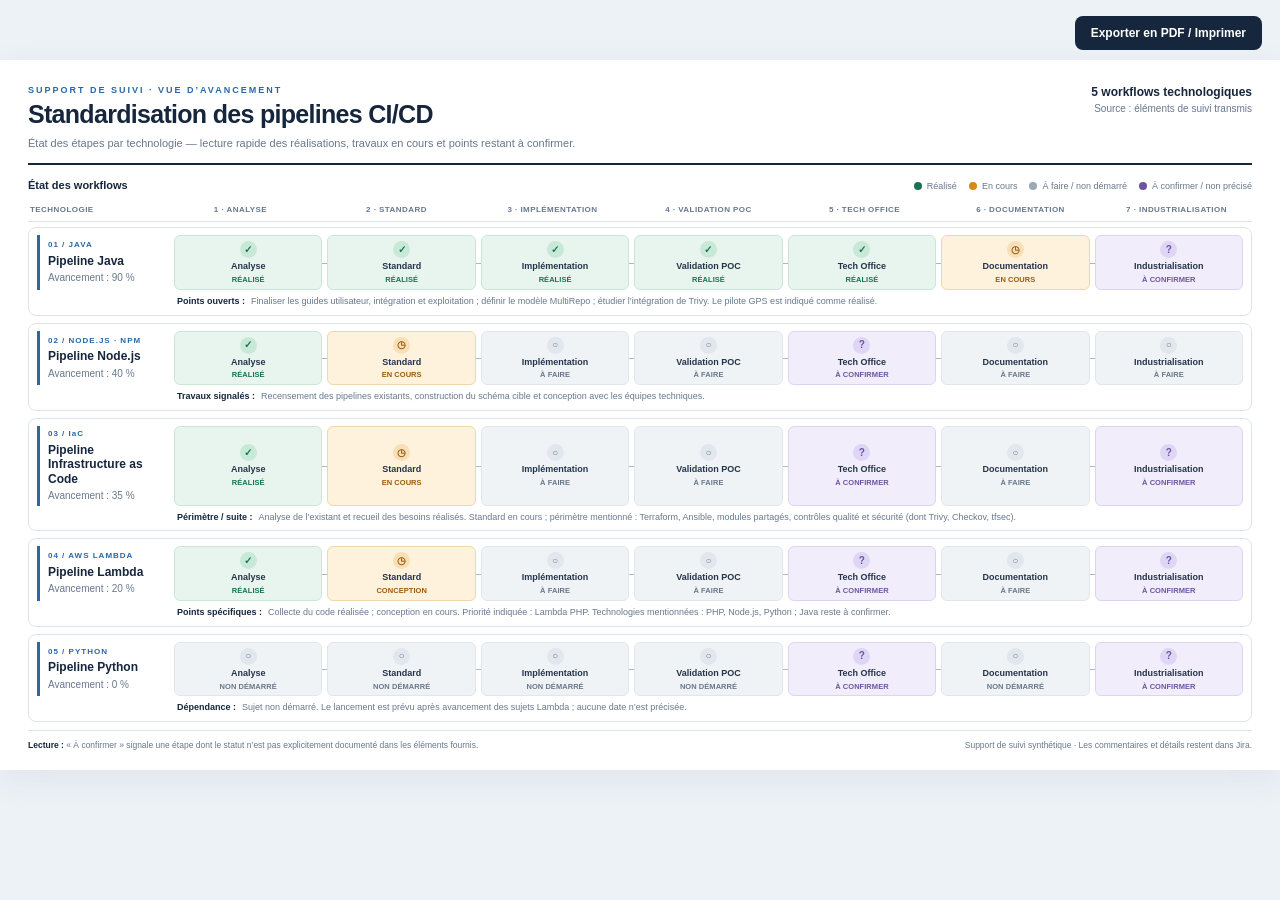
<file: suivi-avancement-pipelines-ci-cd.html>
<!doctype html>
<html lang="fr">
<head>
<meta charset="utf-8">
<meta name="viewport" content="width=device-width, initial-scale=1">
<title>État d’avancement — Standardisation des pipelines CI/CD</title>
<style>
:root{--navy:#15263d;--ink:#243449;--muted:#68788d;--line:#dce4ed;--paper:#fff;--bg:#edf2f7;--blue:#2868a8;--blue-pale:#edf5fc;--green:#18734f;--green-pale:#e7f5ee;--amber:#9b5b0a;--amber-pale:#fff2dc;--grey:#68778a;--grey-pale:#f0f3f6;--purple:#6b55a1;--purple-pale:#f1edfb}
*{box-sizing:border-box}
body{margin:0;background:var(--bg);color:var(--ink);font:12px/1.35 "Segoe UI",Arial,sans-serif}
.toolbar{max-width:1400px;margin:16px auto 10px;padding:0 18px;display:flex;justify-content:flex-end}
button{border:0;border-radius:8px;background:var(--navy);color:#fff;padding:10px 16px;font:600 12px "Segoe UI",Arial,sans-serif;cursor:pointer}
.sheet{max-width:1400px;margin:0 auto 20px;background:var(--paper);padding:24px 28px 18px;box-shadow:0 10px 35px #20364c12}
.header{display:flex;justify-content:space-between;align-items:flex-start;gap:20px;border-bottom:2px solid var(--navy);padding-bottom:13px;margin-bottom:13px}
.kicker{font-size:9px;font-weight:800;letter-spacing:2px;color:var(--blue);text-transform:uppercase;margin-bottom:5px}
h1{font-size:25px;letter-spacing:-.7px;line-height:1.1;margin:0;color:var(--navy)}
.subtitle{margin:7px 0 0;color:var(--muted);font-size:11px}
.header-side{text-align:right;min-width:160px}
.header-side strong{display:block;font-size:12px;color:var(--navy)}
.header-side span{font-size:10px;color:var(--muted)}
.legend{display:flex;align-items:center;justify-content:space-between;gap:12px;margin:0 0 12px}
.legend-title{font-weight:750;color:var(--navy);font-size:11px}
.legend-items{display:flex;gap:12px;flex-wrap:wrap}
.legend-item{display:flex;align-items:center;gap:5px;font-size:9px;color:var(--muted);white-space:nowrap}
.dot{width:8px;height:8px;border-radius:50%;display:inline-block}
.dot.done{background:var(--green)}.dot.progress{background:#d58a18}.dot.todo{background:#9aa8b8}.dot.confirm{background:var(--purple)}
.workflow-head,.workflow{display:grid;grid-template-columns:132px repeat(7,minmax(0,1fr));gap:5px;align-items:stretch}
.workflow-head{margin-bottom:5px;padding:0 0 5px;border-bottom:1px solid var(--line)}
.workflow-head div{font-size:8px;font-weight:800;letter-spacing:.45px;text-transform:uppercase;text-align:center;color:var(--muted);padding:0 2px}
.workflow-head div:first-child{text-align:left}
.ticket{border:1px solid var(--line);border-radius:8px;margin-bottom:7px;overflow:hidden;background:#fff}
.workflow{padding:7px 8px 6px}
.tech{display:flex;flex-direction:column;justify-content:center;padding:3px 8px;border-left:3px solid var(--blue)}
.tech .number{font-size:8px;font-weight:800;letter-spacing:1px;color:var(--blue)}
.tech strong{font-size:12px;line-height:1.2;color:var(--navy);margin:3px 0}
.tech .percent{font-size:10px;color:var(--muted)}
.step{min-width:0;min-height:47px;display:flex;flex-direction:column;justify-content:center;align-items:center;text-align:center;gap:4px;padding:5px 3px;border:1px solid var(--line);border-radius:6px;background:#fbfcfd;position:relative}
.step:not(:last-child):after{content:"";position:absolute;right:-6px;top:50%;width:5px;border-top:1px solid #a9b8c8;z-index:1}
.step .symbol{display:grid;place-items:center;width:17px;height:17px;border-radius:50%;font-size:10px;font-weight:800;line-height:1}
.step .name{font-size:9px;font-weight:700;line-height:1.1;overflow-wrap:anywhere}
.step .state{font-size:7.5px;font-weight:700;line-height:1.05;letter-spacing:.05px}
.step.done{border-color:#c9e7d7;background:var(--green-pale)}.step.done .symbol{background:#c9e9d8;color:var(--green)}.step.done .state{color:var(--green)}
.step.progress{border-color:#f0d6aa;background:var(--amber-pale)}.step.progress .symbol{background:#f7dfb7;color:var(--amber)}.step.progress .state{color:var(--amber)}
.step.todo{border-color:#e0e6ec;background:var(--grey-pale)}.step.todo .symbol{background:#e1e7ed;color:var(--grey)}.step.todo .state{color:var(--grey)}
.step.confirm{border-color:#ddd4f2;background:var(--purple-pale)}.step.confirm .symbol{background:#dfd6f5;color:var(--purple)}.step.confirm .state{color:var(--purple)}
.details{display:flex;gap:6px;align-items:flex-start;padding:0 10px 7px 148px;font-size:9px;color:var(--muted);line-height:1.3}
.details strong{color:var(--navy);white-space:nowrap}
.details .pill{font-weight:750;color:var(--blue);background:var(--blue-pale);padding:2px 6px;border-radius:4px;white-space:nowrap}
.details .text{min-width:0}
.footer{display:flex;justify-content:space-between;gap:14px;border-top:1px solid var(--line);padding-top:9px;margin-top:8px;color:var(--muted);font-size:8.5px}
.footer strong{color:var(--navy)}
@media(max-width:900px){.sheet{overflow-x:auto}.workflow-head,.workflow{min-width:1050px}.header{min-width:1050px}.legend{min-width:1050px}.ticket{min-width:1050px}.footer{min-width:1050px}}
@page{size:A4 landscape;margin:7mm}
@media print{
 body{background:#fff;font-size:10px;-webkit-print-color-adjust:exact;print-color-adjust:exact}
 .toolbar{display:none!important}
 .sheet{max-width:none;margin:0;padding:0;box-shadow:none}
 .header{padding-bottom:8px;margin-bottom:8px}
 h1{font-size:22px}
 .subtitle{font-size:9px;margin-top:4px}
 .legend{margin-bottom:7px}
 .legend-title{font-size:9px}
 .legend-item{font-size:8px}
 .workflow-head,.workflow{grid-template-columns:112px repeat(7,minmax(0,1fr));gap:4px}
 .workflow-head div{font-size:7px}
 .ticket{margin-bottom:5px}
 .workflow{padding:5px 6px 4px}
 .tech{padding:2px 6px}
 .tech strong{font-size:10px}
 .tech .percent{font-size:9px}
 .step{min-height:41px;padding:3px 2px;gap:3px}
 .step .symbol{width:14px;height:14px;font-size:9px}
 .step .name{font-size:8px}
 .step .state{font-size:7px}
 .details{padding:0 8px 5px 128px;font-size:8px}
 .footer{margin-top:5px;padding-top:6px}
}
</style>
</head>
<body>
<div class="toolbar"><button type="button" onclick="window.print()">Exporter en PDF / Imprimer</button></div>
<main class="sheet">
<header class="header">
 <div><div class="kicker">Support de suivi · Vue d’avancement</div><h1>Standardisation des pipelines CI/CD</h1><p class="subtitle">État des étapes par technologie — lecture rapide des réalisations, travaux en cours et points restant à confirmer.</p></div>
 <div class="header-side"><strong>5 workflows technologiques</strong><span>Source : éléments de suivi transmis</span></div>
</header>
<div class="legend">
 <div class="legend-title">État des workflows</div>
 <div class="legend-items">
  <span class="legend-item"><i class="dot done"></i>Réalisé</span>
  <span class="legend-item"><i class="dot progress"></i>En cours</span>
  <span class="legend-item"><i class="dot todo"></i>À faire / non démarré</span>
  <span class="legend-item"><i class="dot confirm"></i>À confirmer / non précisé</span>
 </div>
</div>
<div class="workflow-head" aria-hidden="true">
 <div>Technologie</div><div>1 · Analyse</div><div>2 · Standard</div><div>3 · Implémentation</div><div>4 · Validation POC</div><div>5 · Tech Office</div><div>6 · Documentation</div><div>7 · Industrialisation</div>
</div>

<section class="ticket" aria-label="Workflow Java">
 <div class="workflow">
  <div class="tech"><span class="number">01 / JAVA</span><strong>Pipeline Java</strong><span class="percent">Avancement : 90 %</span></div>
  <div class="step done"><span class="symbol">✓</span><span class="name">Analyse</span><span class="state">RÉALISÉ</span></div>
  <div class="step done"><span class="symbol">✓</span><span class="name">Standard</span><span class="state">RÉALISÉ</span></div>
  <div class="step done"><span class="symbol">✓</span><span class="name">Implémentation</span><span class="state">RÉALISÉ</span></div>
  <div class="step done"><span class="symbol">✓</span><span class="name">Validation POC</span><span class="state">RÉALISÉ</span></div>
  <div class="step done"><span class="symbol">✓</span><span class="name">Tech Office</span><span class="state">RÉALISÉ</span></div>
  <div class="step progress"><span class="symbol">◷</span><span class="name">Documentation</span><span class="state">EN COURS</span></div>
  <div class="step confirm"><span class="symbol">?</span><span class="name">Industrialisation</span><span class="state">À CONFIRMER</span></div>
 </div>
 <div class="details"><strong>Points ouverts :</strong><span class="text">Finaliser les guides utilisateur, intégration et exploitation ; définir le modèle MultiRepo ; étudier l’intégration de Trivy. Le pilote GPS est indiqué comme réalisé.</span></div>
</section>

<section class="ticket" aria-label="Workflow Node.js">
 <div class="workflow">
  <div class="tech"><span class="number">02 / NODE.JS · NPM</span><strong>Pipeline Node.js</strong><span class="percent">Avancement : 40 %</span></div>
  <div class="step done"><span class="symbol">✓</span><span class="name">Analyse</span><span class="state">RÉALISÉ</span></div>
  <div class="step progress"><span class="symbol">◷</span><span class="name">Standard</span><span class="state">EN COURS</span></div>
  <div class="step todo"><span class="symbol">○</span><span class="name">Implémentation</span><span class="state">À FAIRE</span></div>
  <div class="step todo"><span class="symbol">○</span><span class="name">Validation POC</span><span class="state">À FAIRE</span></div>
  <div class="step confirm"><span class="symbol">?</span><span class="name">Tech Office</span><span class="state">À CONFIRMER</span></div>
  <div class="step todo"><span class="symbol">○</span><span class="name">Documentation</span><span class="state">À FAIRE</span></div>
  <div class="step todo"><span class="symbol">○</span><span class="name">Industrialisation</span><span class="state">À FAIRE</span></div>
 </div>
 <div class="details"><strong>Travaux signalés :</strong><span class="text">Recensement des pipelines existants, construction du schéma cible et conception avec les équipes techniques.</span></div>
</section>

<section class="ticket" aria-label="Workflow IaC">
 <div class="workflow">
  <div class="tech"><span class="number">03 / IaC</span><strong>Pipeline Infrastructure as Code</strong><span class="percent">Avancement : 35 %</span></div>
  <div class="step done"><span class="symbol">✓</span><span class="name">Analyse</span><span class="state">RÉALISÉ</span></div>
  <div class="step progress"><span class="symbol">◷</span><span class="name">Standard</span><span class="state">EN COURS</span></div>
  <div class="step todo"><span class="symbol">○</span><span class="name">Implémentation</span><span class="state">À FAIRE</span></div>
  <div class="step todo"><span class="symbol">○</span><span class="name">Validation POC</span><span class="state">À FAIRE</span></div>
  <div class="step confirm"><span class="symbol">?</span><span class="name">Tech Office</span><span class="state">À CONFIRMER</span></div>
  <div class="step todo"><span class="symbol">○</span><span class="name">Documentation</span><span class="state">À FAIRE</span></div>
  <div class="step confirm"><span class="symbol">?</span><span class="name">Industrialisation</span><span class="state">À CONFIRMER</span></div>
 </div>
 <div class="details"><strong>Périmètre / suite :</strong><span class="text">Analyse de l’existant et recueil des besoins réalisés. Standard en cours ; périmètre mentionné : Terraform, Ansible, modules partagés, contrôles qualité et sécurité (dont Trivy, Checkov, tfsec).</span></div>
</section>

<section class="ticket" aria-label="Workflow Lambda">
 <div class="workflow">
  <div class="tech"><span class="number">04 / AWS LAMBDA</span><strong>Pipeline Lambda</strong><span class="percent">Avancement : 20 %</span></div>
  <div class="step done"><span class="symbol">✓</span><span class="name">Analyse</span><span class="state">RÉALISÉ</span></div>
  <div class="step progress"><span class="symbol">◷</span><span class="name">Standard</span><span class="state">CONCEPTION</span></div>
  <div class="step todo"><span class="symbol">○</span><span class="name">Implémentation</span><span class="state">À FAIRE</span></div>
  <div class="step todo"><span class="symbol">○</span><span class="name">Validation POC</span><span class="state">À FAIRE</span></div>
  <div class="step confirm"><span class="symbol">?</span><span class="name">Tech Office</span><span class="state">À CONFIRMER</span></div>
  <div class="step todo"><span class="symbol">○</span><span class="name">Documentation</span><span class="state">À FAIRE</span></div>
  <div class="step confirm"><span class="symbol">?</span><span class="name">Industrialisation</span><span class="state">À CONFIRMER</span></div>
 </div>
 <div class="details"><strong>Points spécifiques :</strong><span class="text">Collecte du code réalisée ; conception en cours. Priorité indiquée : Lambda PHP. Technologies mentionnées : PHP, Node.js, Python ; Java reste à confirmer.</span></div>
</section>

<section class="ticket" aria-label="Workflow Python">
 <div class="workflow">
  <div class="tech"><span class="number">05 / PYTHON</span><strong>Pipeline Python</strong><span class="percent">Avancement : 0 %</span></div>
  <div class="step todo"><span class="symbol">○</span><span class="name">Analyse</span><span class="state">NON DÉMARRÉ</span></div>
  <div class="step todo"><span class="symbol">○</span><span class="name">Standard</span><span class="state">NON DÉMARRÉ</span></div>
  <div class="step todo"><span class="symbol">○</span><span class="name">Implémentation</span><span class="state">NON DÉMARRÉ</span></div>
  <div class="step todo"><span class="symbol">○</span><span class="name">Validation POC</span><span class="state">NON DÉMARRÉ</span></div>
  <div class="step confirm"><span class="symbol">?</span><span class="name">Tech Office</span><span class="state">À CONFIRMER</span></div>
  <div class="step todo"><span class="symbol">○</span><span class="name">Documentation</span><span class="state">NON DÉMARRÉ</span></div>
  <div class="step confirm"><span class="symbol">?</span><span class="name">Industrialisation</span><span class="state">À CONFIRMER</span></div>
 </div>
 <div class="details"><strong>Dépendance :</strong><span class="text">Sujet non démarré. Le lancement est prévu après avancement des sujets Lambda ; aucune date n’est précisée.</span></div>
</section>

<footer class="footer"><span><strong>Lecture :</strong> « À confirmer » signale une étape dont le statut n’est pas explicitement documenté dans les éléments fournis.</span><span>Support de suivi synthétique · Les commentaires et détails restent dans Jira.</span></footer>
</main>
</body>
</html>
</file>
<file: dashboard-pipelines-ci-cd/style.css>
:root{--navy:#14243a;--blue:#1769aa;--blue-light:#eaf3fb;--ink:#202d3d;--muted:#68778a;--line:#dce4ec;--surface:#f4f7fa;--green:#21835d;--green-bg:#e7f5ee;--orange:#b56a13;--orange-bg:#fff2df;--red:#b44343;--red-bg:#fdecec;--white:#fff}*{box-sizing:border-box}html{scroll-behavior:smooth}body{margin:0;background:#e9eef3;color:var(--ink);font-family:"Segoe UI",Arial,sans-serif;font-size:14px;line-height:1.45}.topbar{position:sticky;top:0;z-index:10;display:flex;align-items:center;gap:24px;padding:12px 4vw;background:var(--navy);color:white;box-shadow:0 3px 12px #15253b24}.brand{display:flex;align-items:center;gap:10px;color:white;text-decoration:none;font-weight:700;white-space:nowrap}.brand-mark{display:grid;place-items:center;width:34px;height:30px;border-radius:7px;background:#3c91d1;color:white;font-size:13px}.topbar nav{display:flex;gap:17px;flex:1;justify-content:center}.topbar nav a{color:#dbe6f2;text-decoration:none;font-size:12px}.topbar nav a:hover{color:white}.export-button{border:0;border-radius:7px;background:#fff;color:var(--navy);font-weight:700;padding:10px 14px;white-space:nowrap;cursor:pointer}.export-button:hover{background:#e6f2fc}main{max-width:1240px;margin:28px auto;padding:0 24px}.page{background:white;margin:0 auto 28px;padding:42px 46px;min-height:800px;box-shadow:0 7px 28px #16263b12;border:1px solid #e5eaf0}.eyebrow{font-size:10px;letter-spacing:2px;font-weight:800;color:var(--blue);margin-bottom:14px}.hero-row,.detail-heading{display:flex;justify-content:space-between;align-items:flex-start;gap:28px}.hero-row h1,.detail-heading h1{font-size:36px;line-height:1.1;letter-spacing:-1.1px;color:var(--navy);margin:0 0 14px}.hero-row h1 span,.detail-heading h1 span{color:var(--blue)}.lead{max-width:640px;color:var(--muted);font-size:14px;margin:0}.hero-meta{display:grid;grid-template-columns:auto;gap:3px;min-width:150px;padding:14px 18px;border-left:2px solid var(--line);margin-top:6px}.meta-label,.label{font-size:10px;letter-spacing:1px;text-transform:uppercase;color:var(--muted)}.hero-meta strong{font-size:13px;margin-bottom:8px}.overall-card{display:flex;justify-content:space-between;align-items:center;gap:30px;padding:22px 26px;margin:28px 0 30px;border:1px solid var(--line);border-radius:12px;background:linear-gradient(110deg,#f7fbff,#fff)}.big-number{font-size:46px;font-weight:800;letter-spacing:-2px;color:var(--navy);line-height:1.2}.big-number small{font-size:23px;color:var(--blue);margin-left:3px}.muted{color:var(--muted);font-size:12px;margin:5px 0 0}.overall-visual{display:flex;align-items:center;gap:22px}.donut{width:96px;height:96px;border-radius:50%;display:grid;place-items:center;background:conic-gradient(var(--blue) 0 37%,#e2eaf2 37% 100%);position:relative;flex-shrink:0}.donut:before{content:"";position:absolute;inset:9px;background:white;border-radius:50%}.donut span{position:relative;font-size:19px;font-weight:800;color:var(--navy)}.legend{display:grid;gap:8px;color:var(--muted);font-size:11px}.legend span{display:flex;align-items:center;gap:8px}.dot{width:8px;height:8px;border-radius:50%;display:inline-block}.done{background:var(--green)}.progress{background:var(--orange)}.todo{background:#9aa8b8}.section-heading{display:flex;justify-content:space-between;align-items:end;margin:26px 0 15px}.section-heading>div,.panel-title{display:flex;align-items:center;gap:11px}.section-index{display:inline-grid;place-items:center;width:27px;height:27px;border-radius:7px;background:var(--blue-light);color:var(--blue);font-size:10px;font-weight:800;flex-shrink:0}.section-heading h2,.panel-title h2{font-size:17px;color:var(--navy);margin:0;letter-spacing:-.2px}.section-note{font-size:10px;color:var(--muted)}.program-grid{display:grid;grid-template-columns:repeat(5,minmax(0,1fr));gap:12px}.program-card{display:flex;flex-direction:column;min-width:0;padding:16px 14px;border:1px solid var(--line);border-radius:10px;text-decoration:none;color:inherit;transition:transform .15s,border-color .15s}.program-card:hover{transform:translateY(-2px);border-color:#93bce0}.card-top{display:flex;flex-direction:column;align-items:flex-start;gap:9px;min-height:50px}.technology{font-size:9px;font-weight:800;letter-spacing:.7px;color:var(--muted)}.status{display:inline-flex;align-items:center;border-radius:30px;padding:4px 8px;font-size:10px;font-weight:700;white-space:nowrap}.status-done{color:var(--green);background:var(--green-bg)}.status-progress{color:var(--orange);background:var(--orange-bg)}.status-todo{color:#637286;background:#edf1f5}.card-number{font-size:34px;letter-spacing:-1.3px;font-weight:800;color:var(--navy);margin:8px 0}.card-number span{font-size:17px;color:var(--blue);margin-left:2px}.progress-track,.detail-progress{height:6px;border-radius:10px;background:#e9eef4;overflow:hidden}.progress-track span,.detail-progress span{display:block;height:100%;background:var(--blue);border-radius:10px}.program-card p{font-size:11px;line-height:1.5;color:var(--muted);min-height:50px;margin:12px 0}.card-link{font-size:10px;font-weight:700;color:var(--blue);margin-top:auto;display:flex;justify-content:space-between}.bottom-grid{display:grid;grid-template-columns:1.05fr .95fr;gap:14px;margin-top:22px}.panel{border:1px solid var(--line);border-radius:10px;padding:18px;background:#fff;min-width:0}.panel h2{font-size:15px;color:var(--navy);margin:0 0 15px}.panel h3{font-size:12px;color:var(--navy);margin:17px 0 8px}.mini-flow{display:flex;align-items:center;flex-wrap:wrap;gap:7px}.mini-flow span{border:1px solid var(--line);background:#f7f9fb;border-radius:6px;padding:7px 9px;font-size:10px;font-weight:650}.mini-flow b{color:var(--blue);font-size:15px}.compact-list,.check-list{list-style:none;margin:0;padding:0;display:grid;gap:10px}.compact-list li{display:flex;align-items:flex-start;gap:9px;font-size:11px;color:var(--muted)}.compact-list strong{color:var(--ink)}.risk-dot{width:7px;height:7px;margin-top:5px;border-radius:50%;background:var(--orange);flex-shrink:0}.check-list li{position:relative;padding-left:21px;font-size:12px;color:var(--muted)}.check-list li:before{content:"✓";position:absolute;left:0;top:0;color:var(--green);font-weight:800}.open-list{list-style:none;margin:0;padding:0;display:grid;gap:14px}.open-list li{display:flex;align-items:flex-start;gap:10px}.open-list li>span:last-child{display:grid;gap:4px}.open-list strong{font-size:12px;color:var(--ink)}.open-list small{font-size:11px;color:var(--muted)}footer{display:flex;justify-content:space-between;gap:12px;margin-top:35px;padding-top:12px;border-top:1px solid var(--line);font-size:9px;letter-spacing:.6px;color:#8290a0}.detail-page{min-height:760px}.detail-heading{align-items:center;margin:0 0 16px}.detail-heading h1{font-size:32px}.detail-score{display:grid;justify-items:end;gap:6px;flex-shrink:0}.detail-score strong{font-size:38px;color:var(--navy);letter-spacing:-1px}.detail-progress{height:8px;margin-bottom:28px}.workflow{display:flex;align-items:stretch;gap:7px;margin:18px 0 25px}.workflow-step{display:flex;flex:1;min-width:0;flex-direction:column;align-items:flex-start;gap:7px;border:1px solid var(--line);border-top:3px solid #aab5c1;border-radius:8px;padding:11px 10px;background:#fbfcfd}.workflow-step.done{border-top-color:var(--green)}.workflow-step.progress{border-top-color:var(--orange)}.workflow-step.todo{border-top-color:#aab5c1}.step-symbol{display:grid;place-items:center;width:24px;height:24px;border-radius:50%;font-weight:800;font-size:13px;background:#edf1f5;color:#637286}.workflow-step.done .step-symbol{background:var(--green-bg);color:var(--green)}.workflow-step.progress .step-symbol{background:var(--orange-bg);color:var(--orange)}.step-name{font-size:11px;font-weight:750;line-height:1.25;overflow-wrap:anywhere}.workflow-step small{font-size:9px;color:var(--muted)}.arrow{display:flex;align-items:center;color:#91a0b1;font-size:16px;font-weight:800}.detail-columns{display:grid;grid-template-columns:1fr 1fr;gap:16px}.detail-columns .panel{padding:21px}.detail-columns .panel>h2{padding-bottom:12px;border-bottom:1px solid var(--line)}.note{display:flex;align-items:center;gap:14px;padding:15px 18px;margin-top:18px;border-left:3px solid var(--blue);background:var(--blue-light);border-radius:0 8px 8px 0;font-size:12px;color:#43546a}.note strong{white-space:nowrap;color:var(--navy)}.tag-list{display:flex;flex-wrap:wrap;gap:8px}.tag-list span{padding:7px 10px;border:1px solid var(--line);border-radius:6px;background:#f8fafc;font-size:11px;color:#4b5b6e}.priority-banner{display:flex;justify-content:space-between;align-items:center;gap:10px;margin-top:22px;padding:13px;background:var(--orange-bg);border-radius:7px}.priority-banner span{font-size:9px;letter-spacing:1px;color:var(--orange);font-weight:800}.priority-banner strong{color:#78450e}.large-status{display:flex;justify-content:space-between;align-items:center;margin:15px 0}.large-status strong{font-size:32px;color:var(--navy)}@media(max-width:950px){.topbar{flex-wrap:wrap;gap:12px}.topbar nav{order:3;justify-content:flex-start;overflow-x:auto;width:100%;padding:5px 0}.program-grid{grid-template-columns:repeat(3,minmax(0,1fr))}.workflow{flex-wrap:wrap}.workflow-step{flex-basis:26%;}.arrow{padding:0 3px}.page{padding:32px 28px}.bottom-grid{grid-template-columns:1fr 1fr}}@media(max-width:620px){main{padding:0 10px;margin:12px auto}.page{padding:24px 17px;min-height:0;margin-bottom:14px}.topbar{padding:11px 14px}.topbar nav{gap:14px}.topbar nav a{font-size:11px}.brand{font-size:13px}.export-button{margin-left:auto;padding:8px 10px;font-size:11px}.hero-row,.detail-heading{flex-direction:column}.hero-row h1,.detail-heading h1{font-size:29px}.hero-meta{display:flex;align-items:center;gap:7px;border-left:0;border-top:1px solid var(--line);padding:12px 0 0;min-width:0;flex-wrap:wrap}.hero-meta .meta-label{margin-left:10px}.hero-meta .meta-label:first-child{margin-left:0}.overall-card{align-items:flex-start;padding:17px;gap:14px;flex-direction:column}.overall-visual{width:100%;justify-content:space-between}.donut{width:78px;height:78px}.program-grid{grid-template-columns:repeat(2,minmax(0,1fr));gap:9px}.program-card{padding:13px 11px}.card-number{font-size:29px}.card-top{min-height:46px}.program-card p{min-height:45px}.bottom-grid,.detail-columns{grid-template-columns:1fr}.section-heading{align-items:flex-start;gap:10px}.section-note{max-width:120px;text-align:right}.workflow{display:grid;grid-template-columns:1fr;gap:0}.workflow-step{display:grid;grid-template-columns:28px 1fr auto;align-items:center;gap:9px;padding:10px 12px;border-top:1px solid var(--line);border-left:3px solid #aab5c1}.workflow-step.done{border-left-color:var(--green);border-top-color:var(--line)}.workflow-step.progress{border-left-color:var(--orange);border-top-color:var(--line)}.workflow-step.todo{border-left-color:#aab5c1;border-top-color:var(--line)}.workflow-step small{justify-self:end}.step-name{font-size:12px}.arrow{height:15px;justify-content:center;font-size:0;line-height:0}.arrow:before{content:"↓";font-size:13px}.detail-score{display:flex;align-items:center;gap:12px}.detail-score strong{font-size:31px}.note{align-items:flex-start;flex-direction:column;gap:5px}.mini-flow{gap:5px}.mini-flow span{font-size:9px}.mini-flow b{font-size:12px}footer{flex-direction:column;gap:5px}.overall-card .muted{max-width:280px}}@page{size:A4 landscape;margin:10mm}@media print{body{background:white;font-size:10px;-webkit-print-color-adjust:exact;print-color-adjust:exact}.no-print{display:none!important}main{max-width:none;padding:0;margin:0}.page{width:100%;min-height:0;height:190mm;margin:0;padding:9mm 10mm;border:0;box-shadow:none;page-break-after:always;break-after:page;overflow:hidden}.page:last-child{page-break-after:auto;break-after:auto}.hero-row h1,.detail-heading h1{font-size:27px}.overall-card{margin:14px 0 15px;padding:14px 18px}.big-number{font-size:36px}.donut{width:74px;height:74px}.program-grid{grid-template-columns:repeat(5,minmax(0,1fr));gap:8px}.program-card{padding:10px}.card-number{font-size:26px}.program-card p{min-height:35px;margin:7px 0}.bottom-grid{margin-top:13px}.panel{padding:12px}.section-heading{margin:14px 0 9px}.workflow{gap:4px;margin:12px 0 17px}.workflow-step{padding:7px 6px;gap:4px}.step-name{font-size:9px}.workflow-step small{font-size:8px}.arrow{font-size:12px}.detail-columns .panel{padding:14px}.note{padding:10px 13px;margin-top:12px}.detail-progress{margin-bottom:17px}.detail-page footer,.overview footer{margin-top:18px}.tag-list{gap:5px}.tag-list span{padding:5px 7px}.topbar a{display:none}a{color:inherit;text-decoration:none}}
</file>
